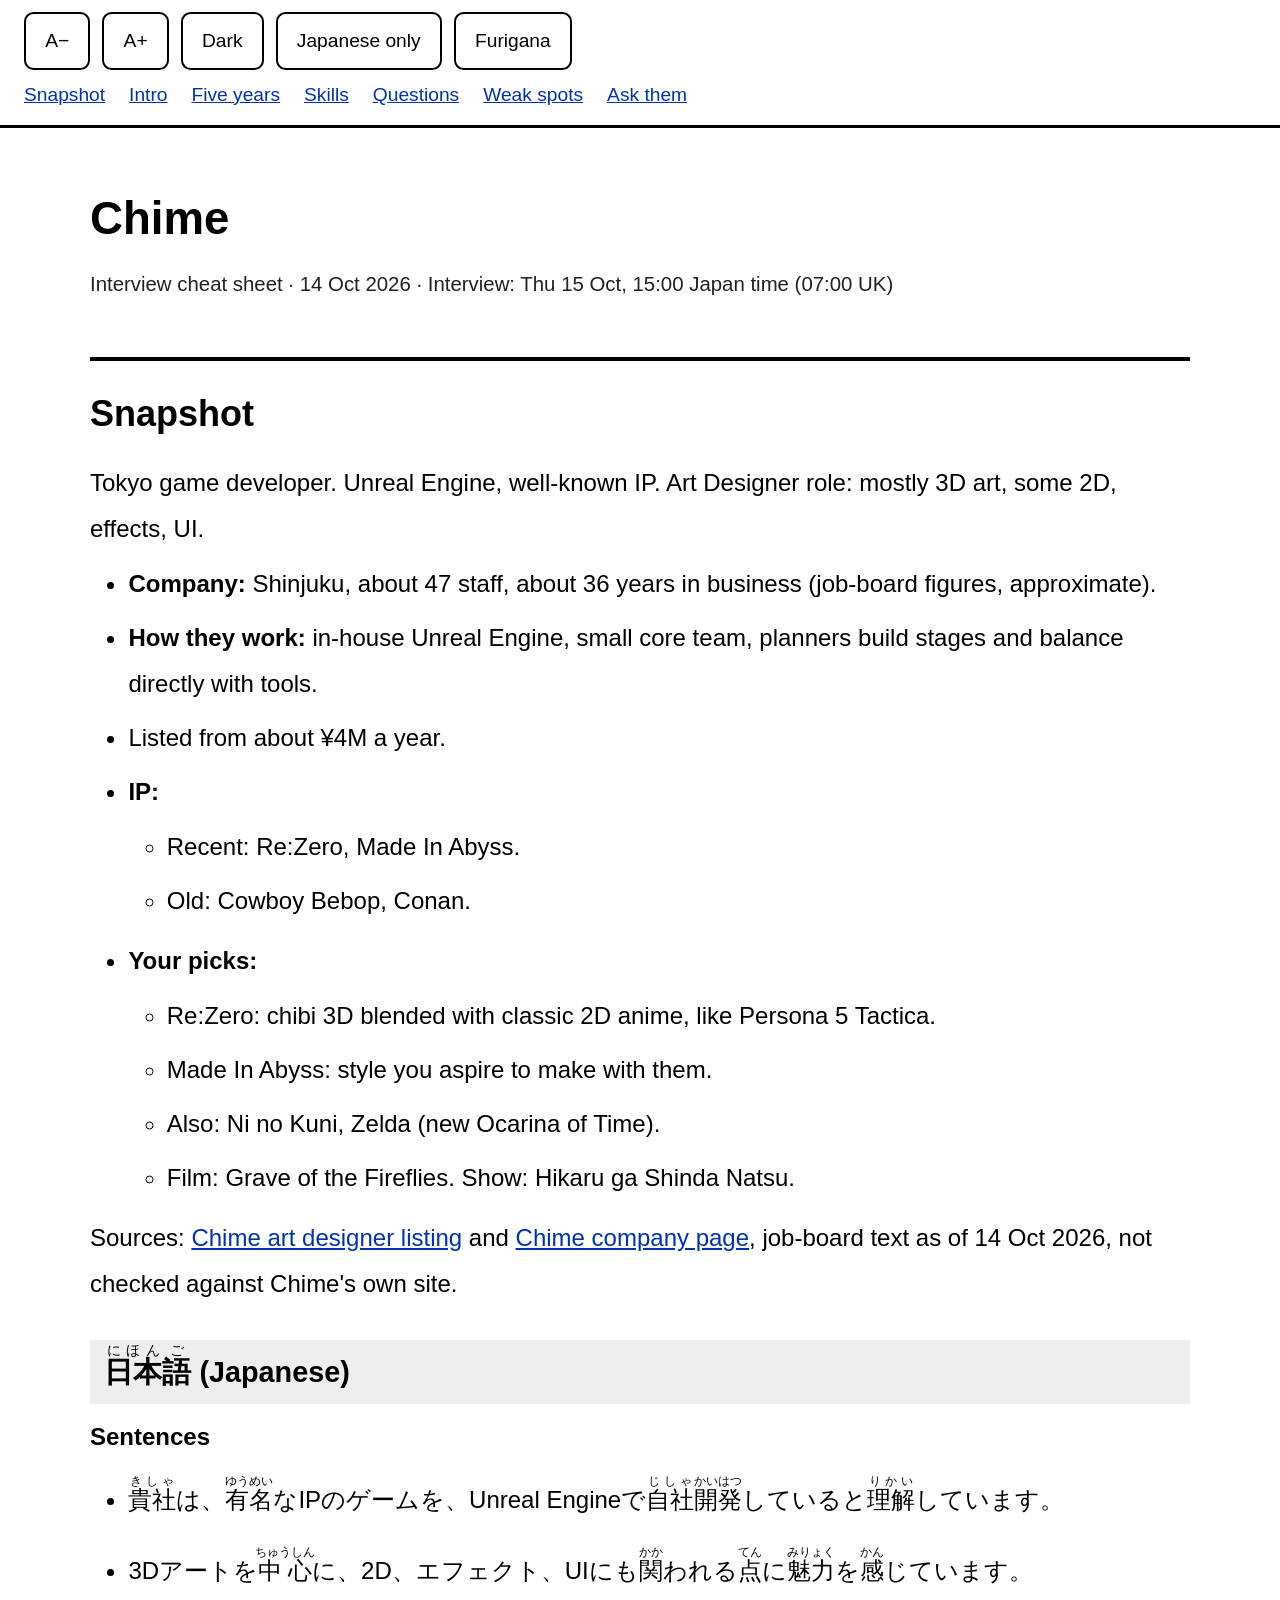
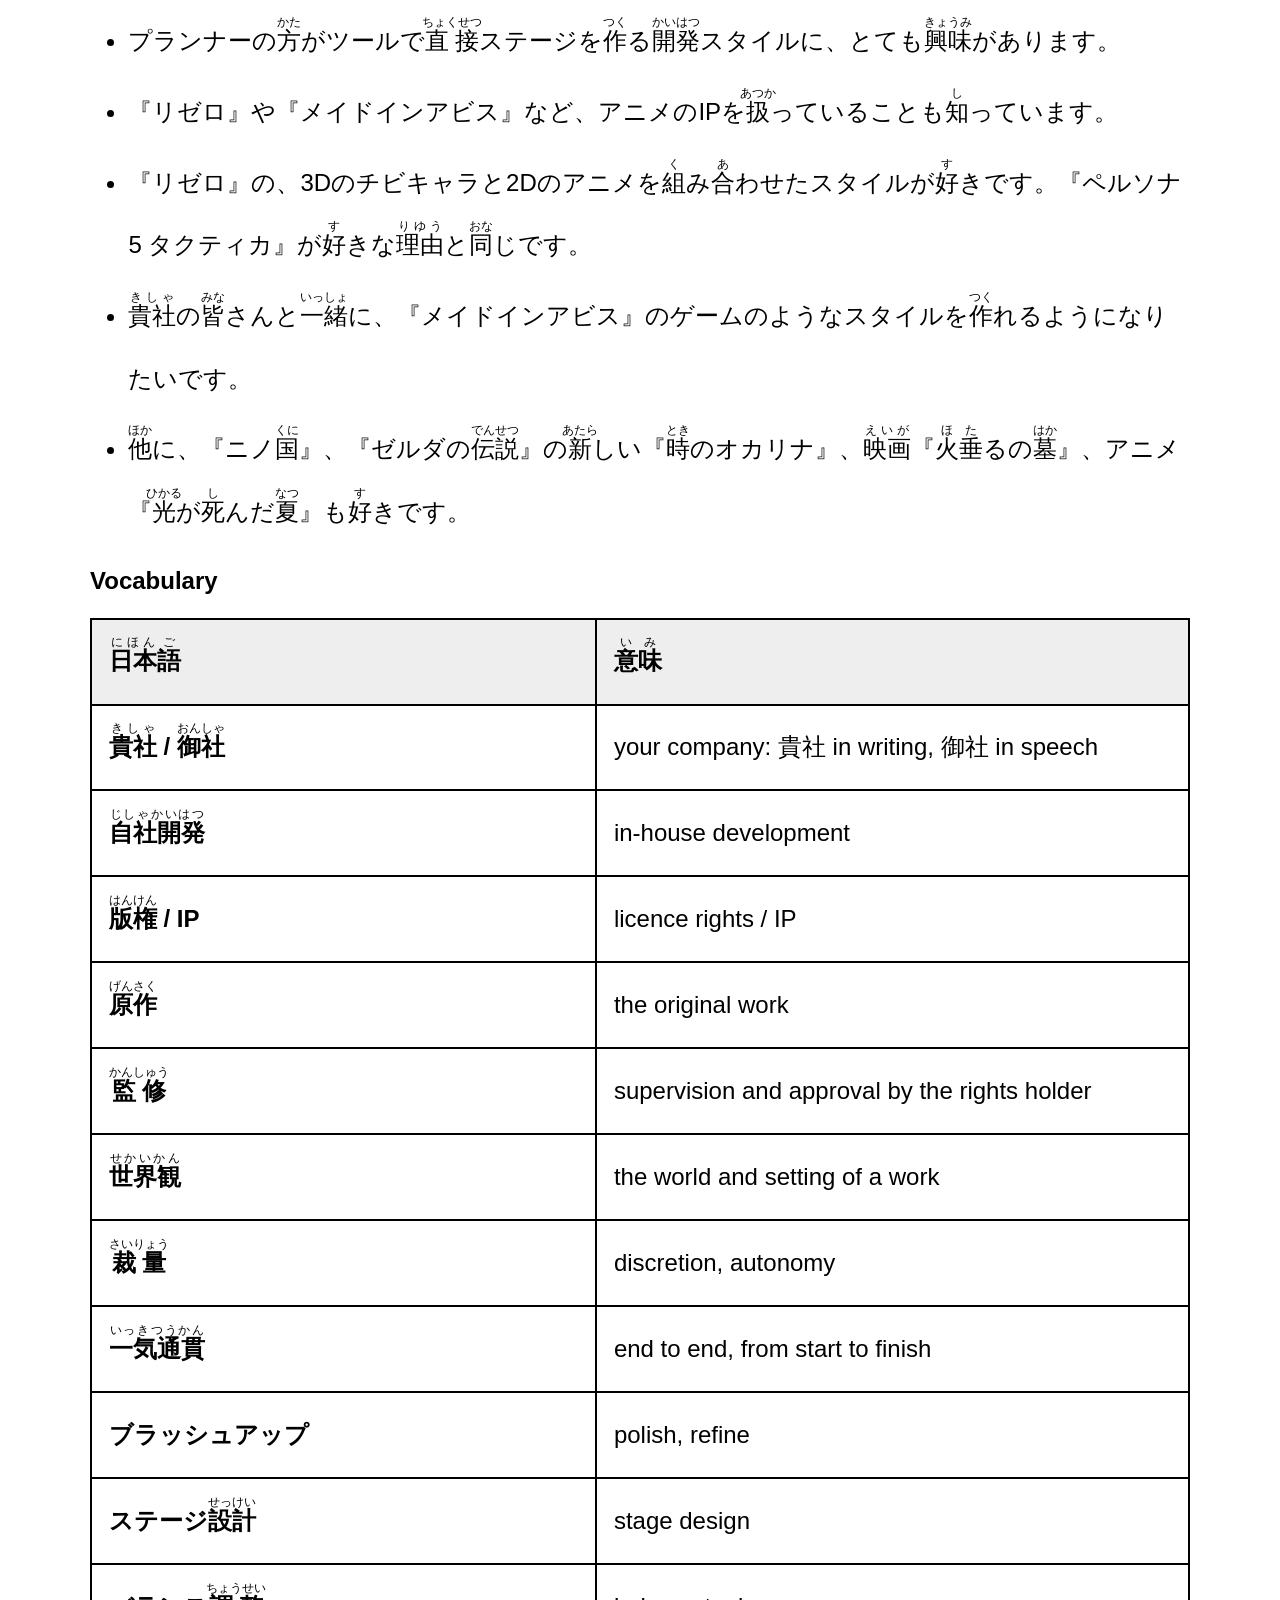
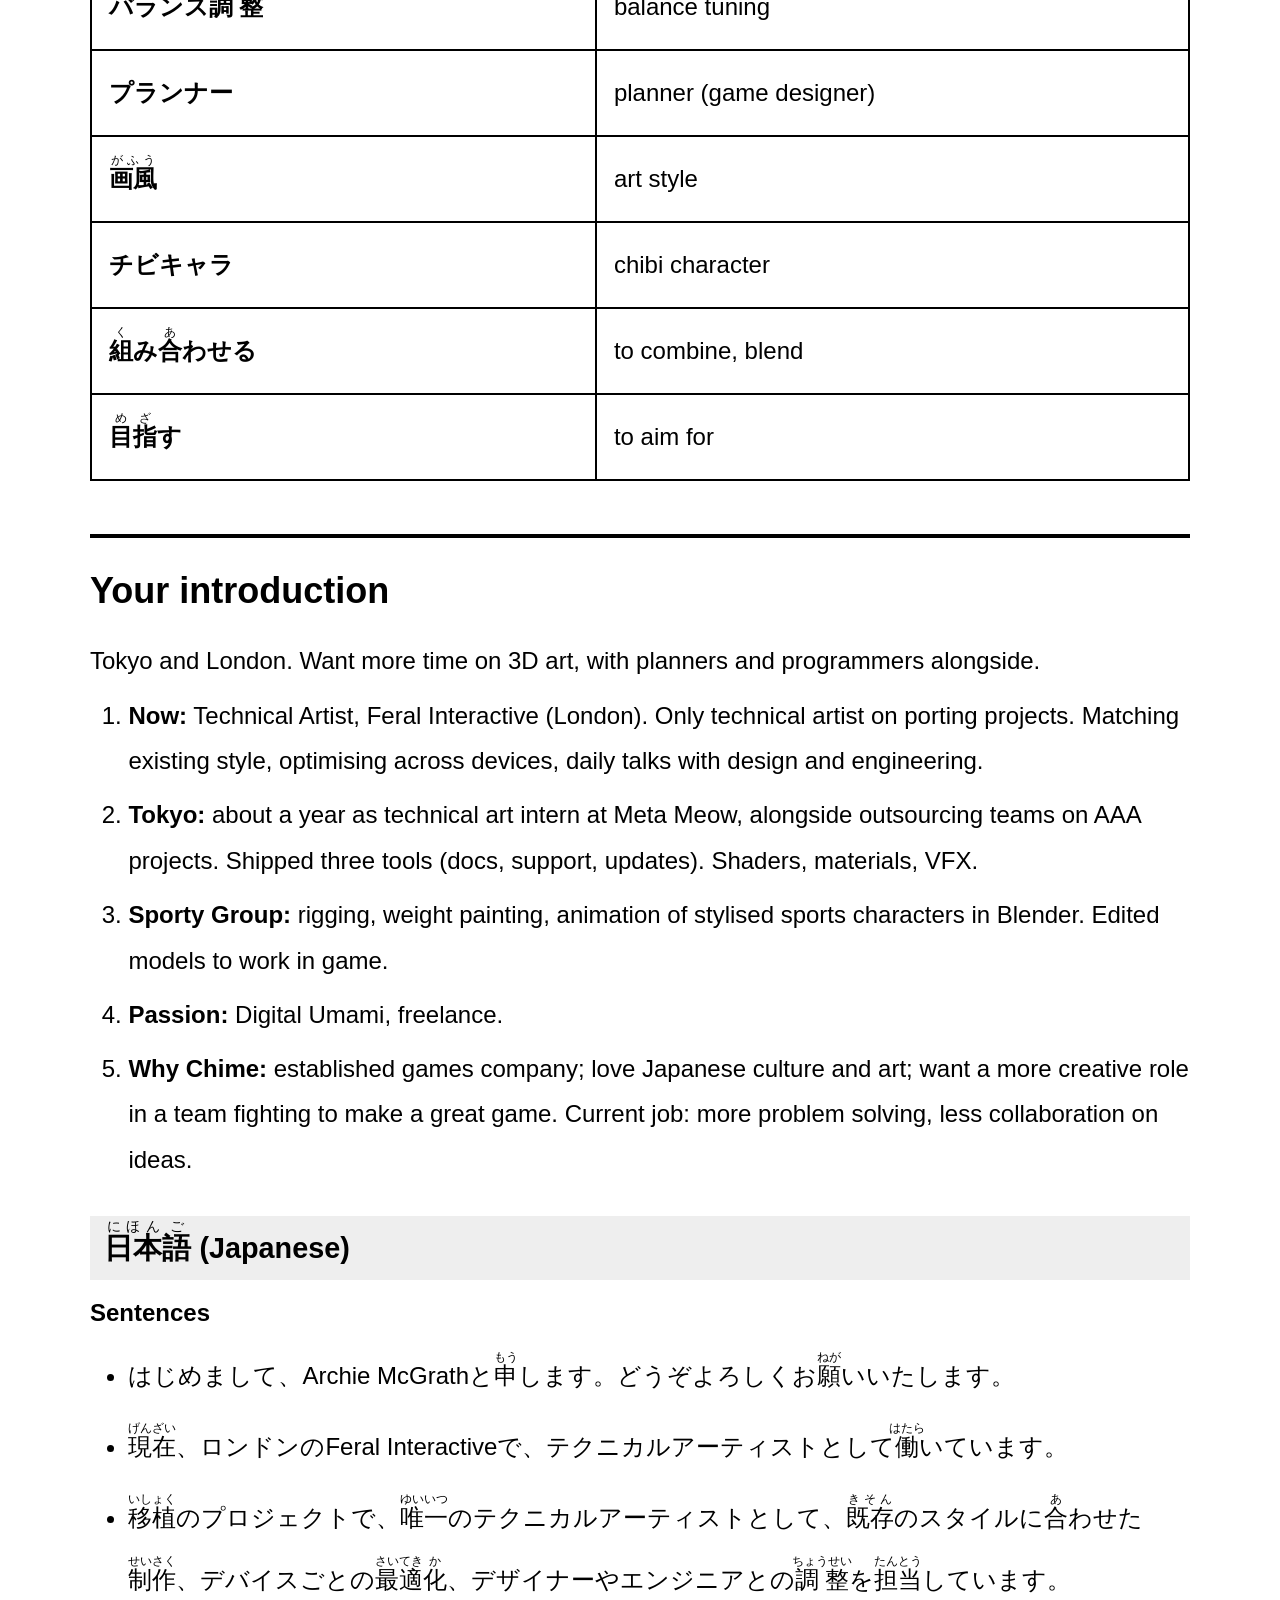
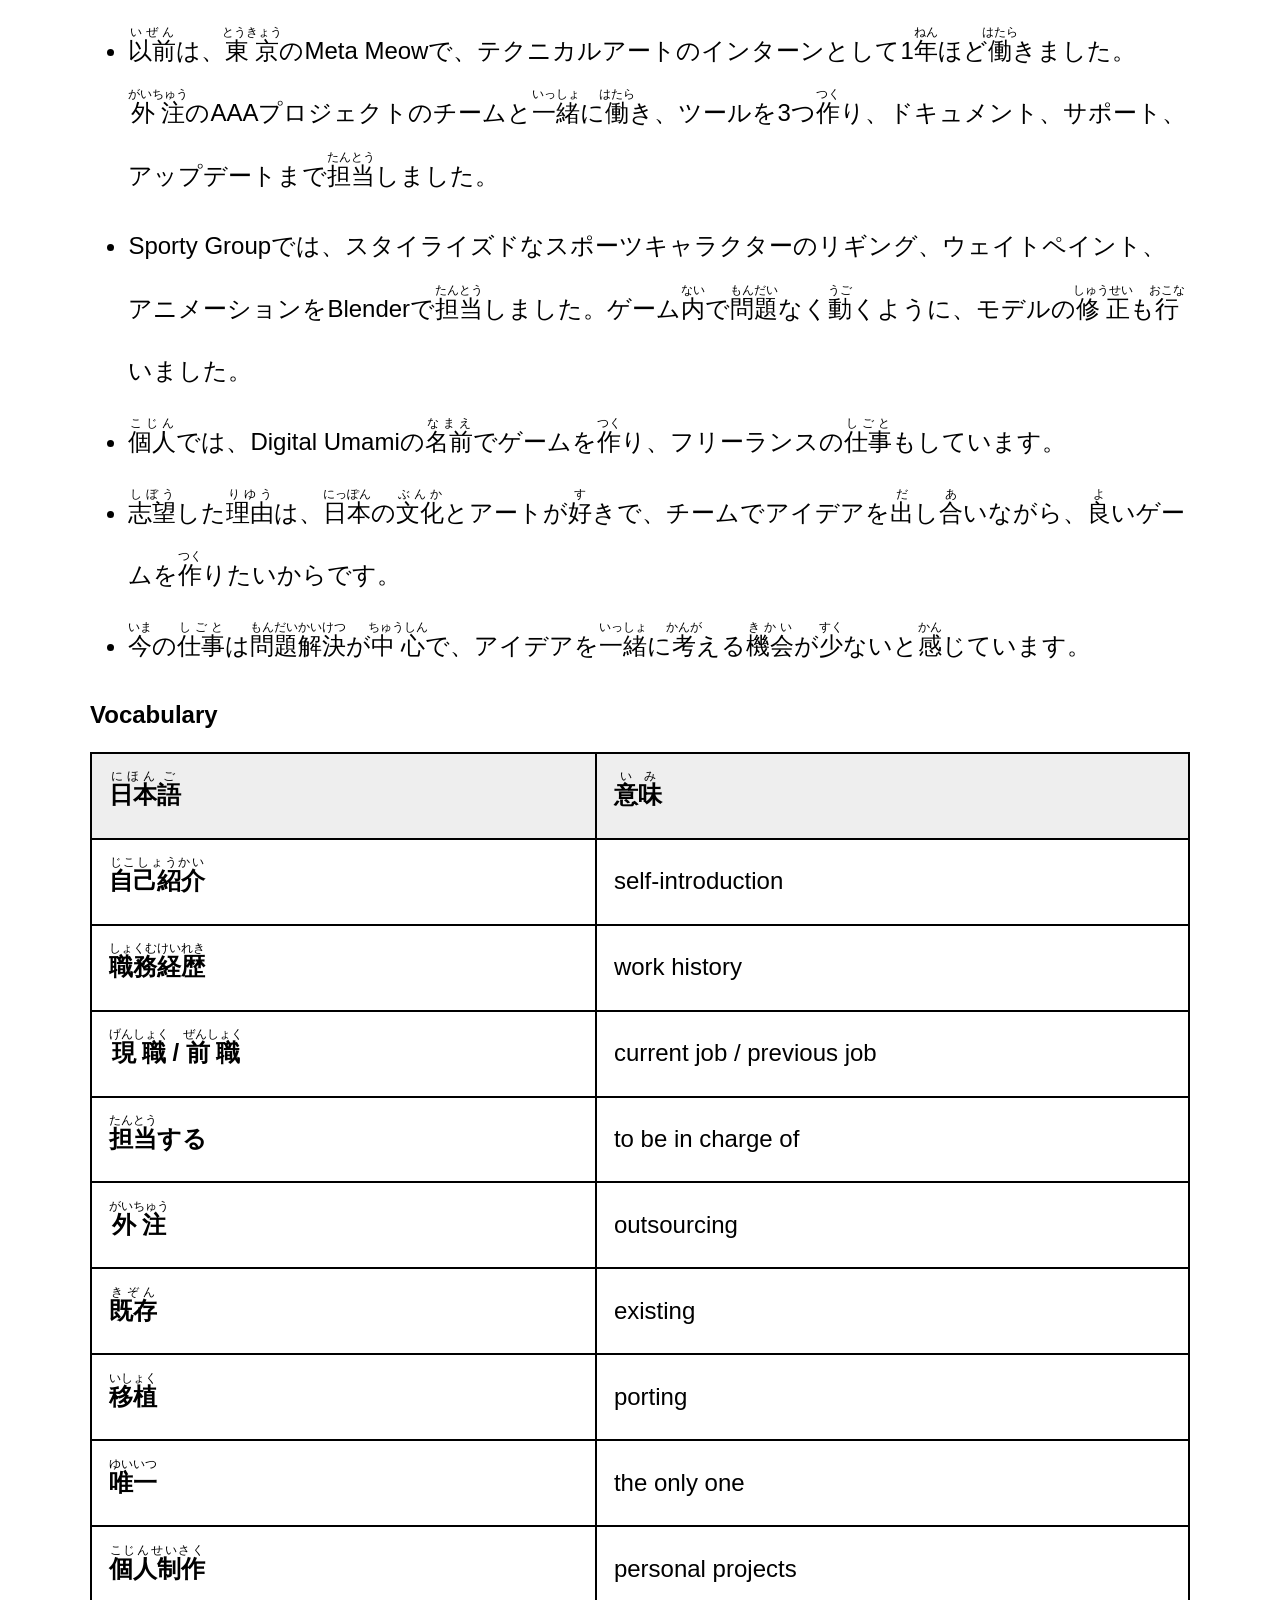
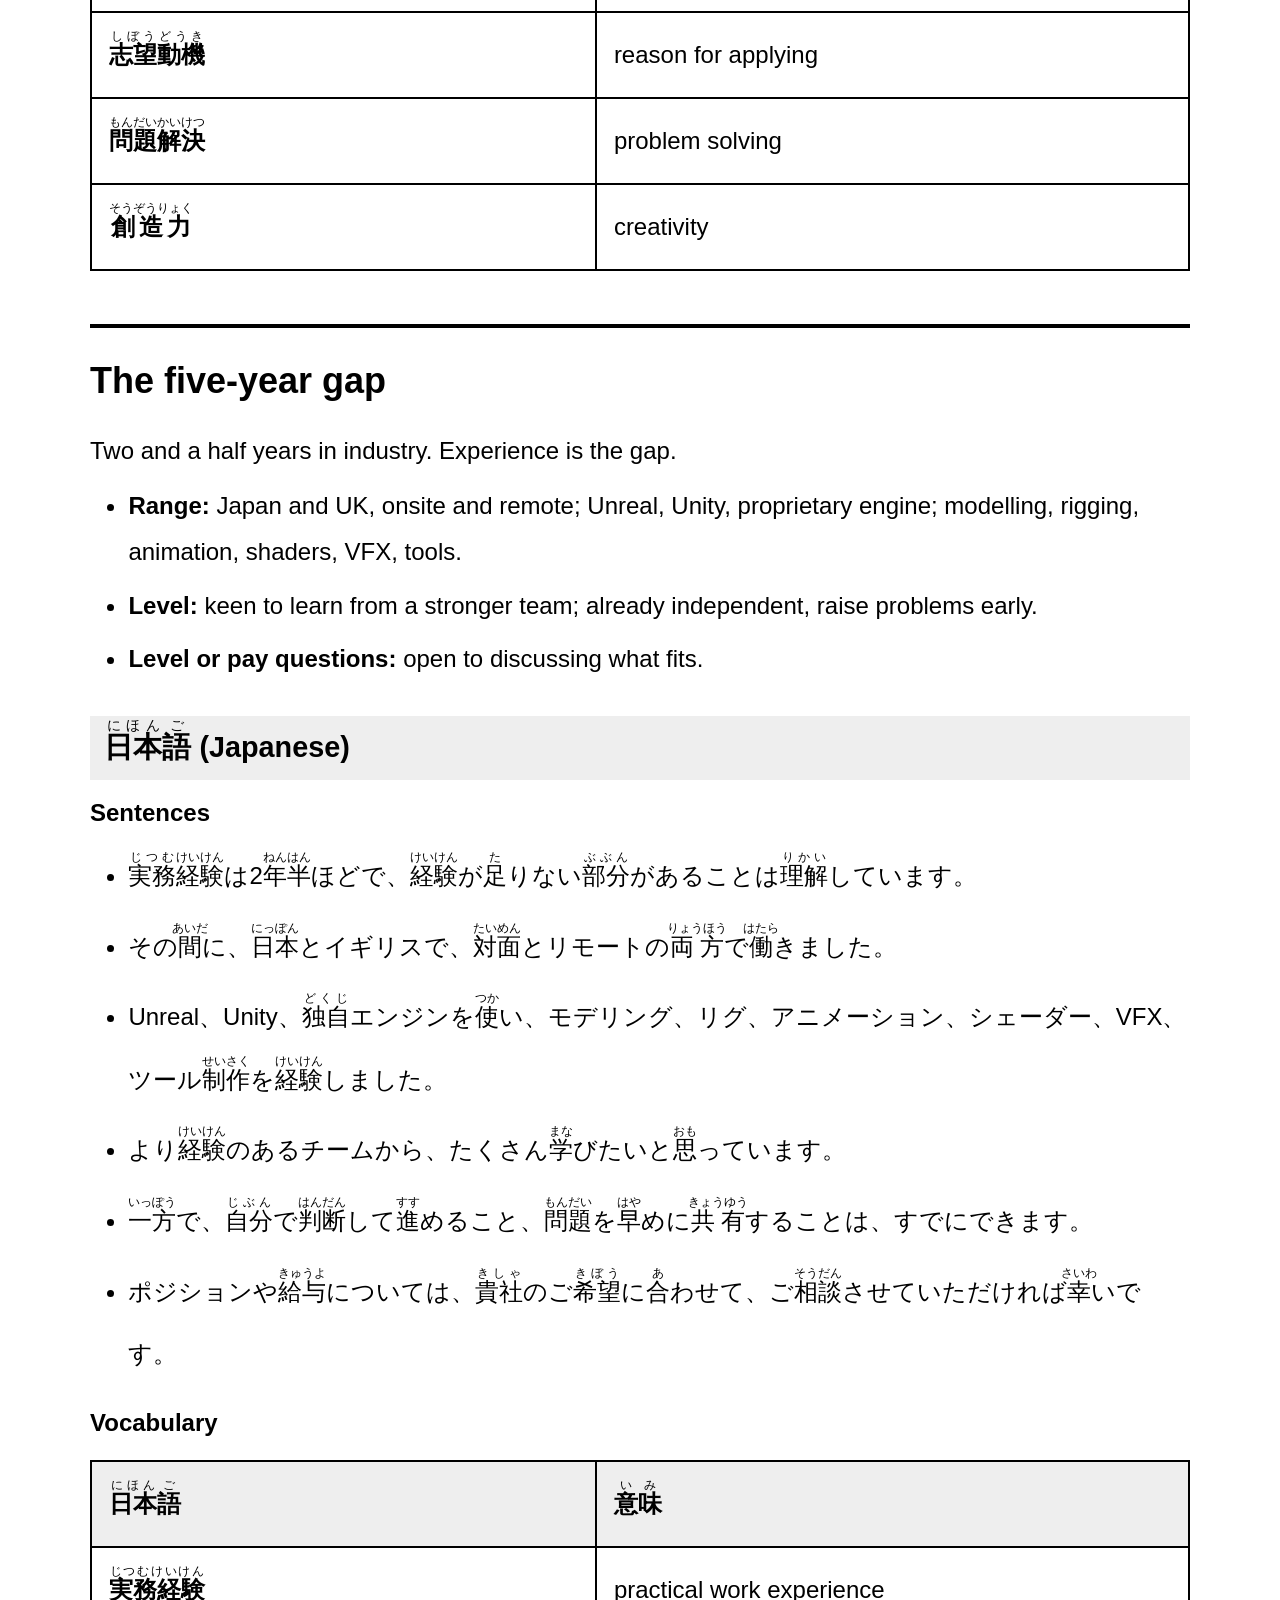
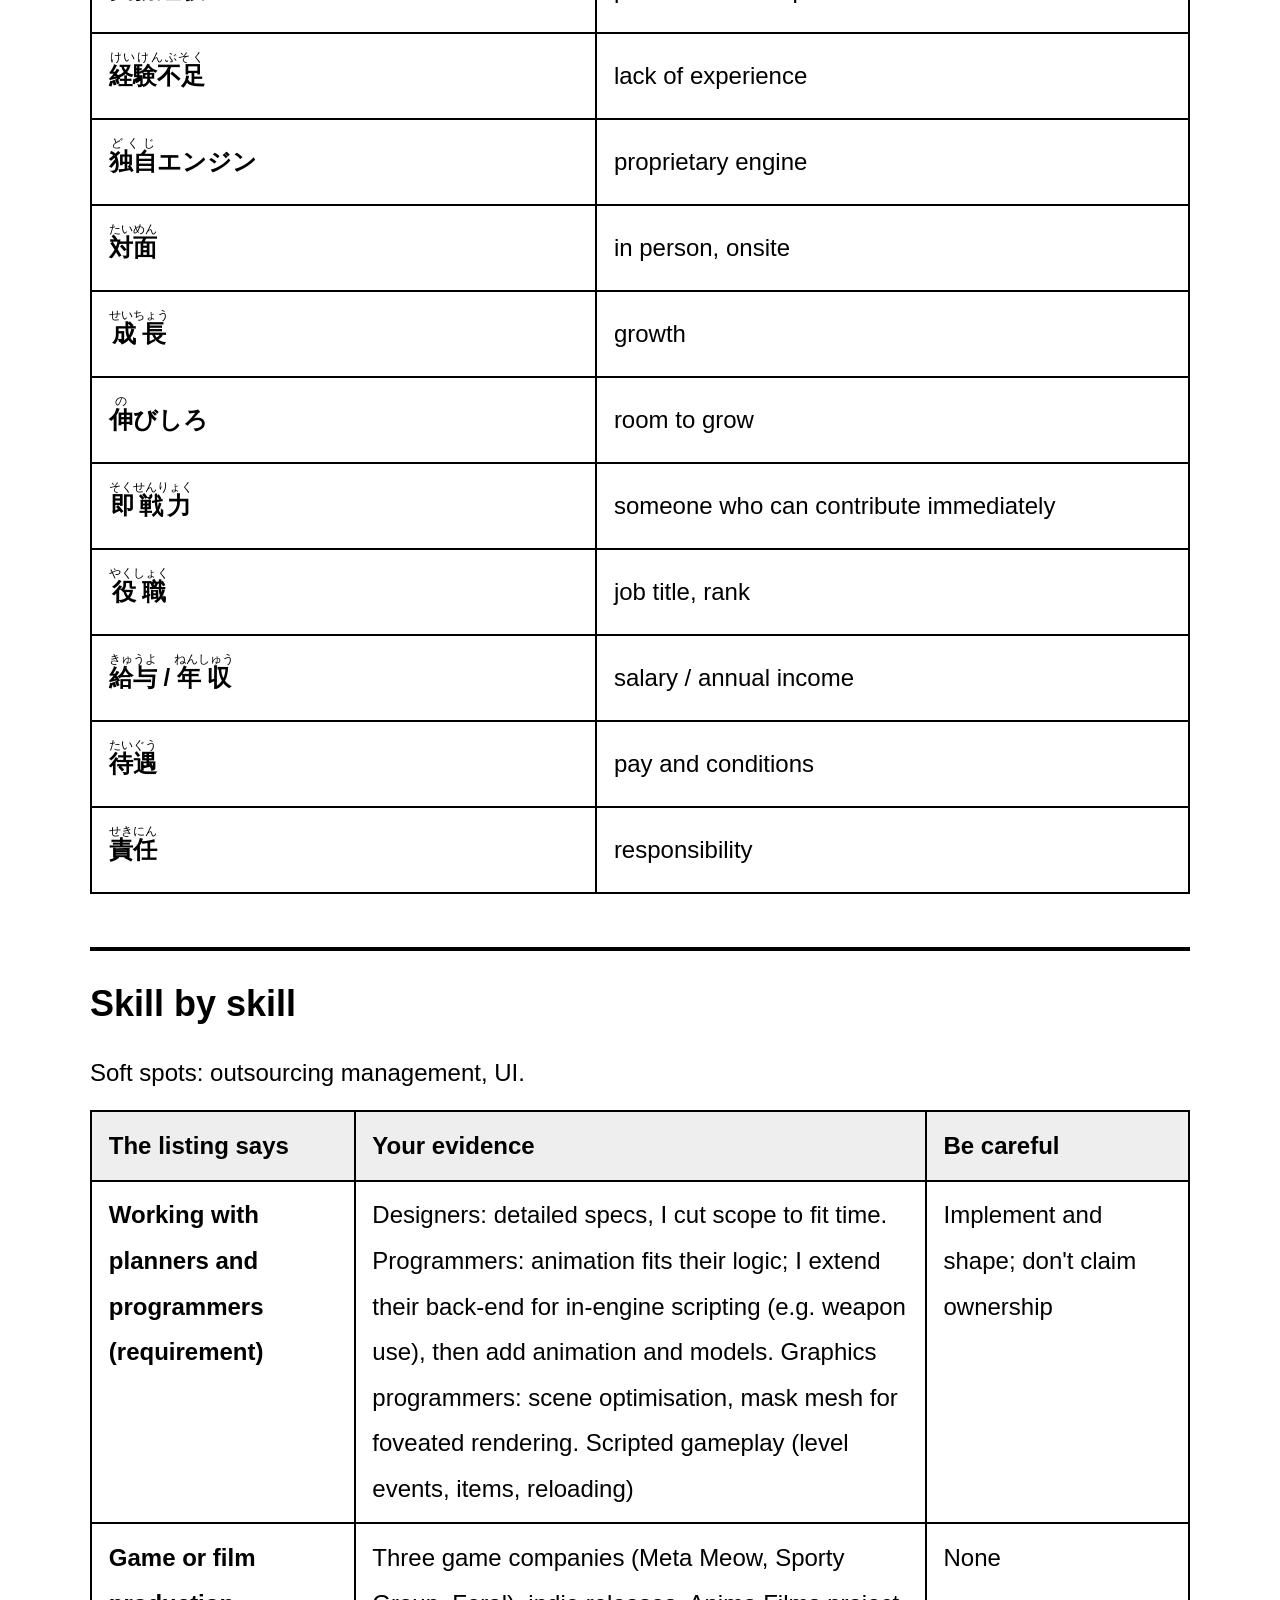
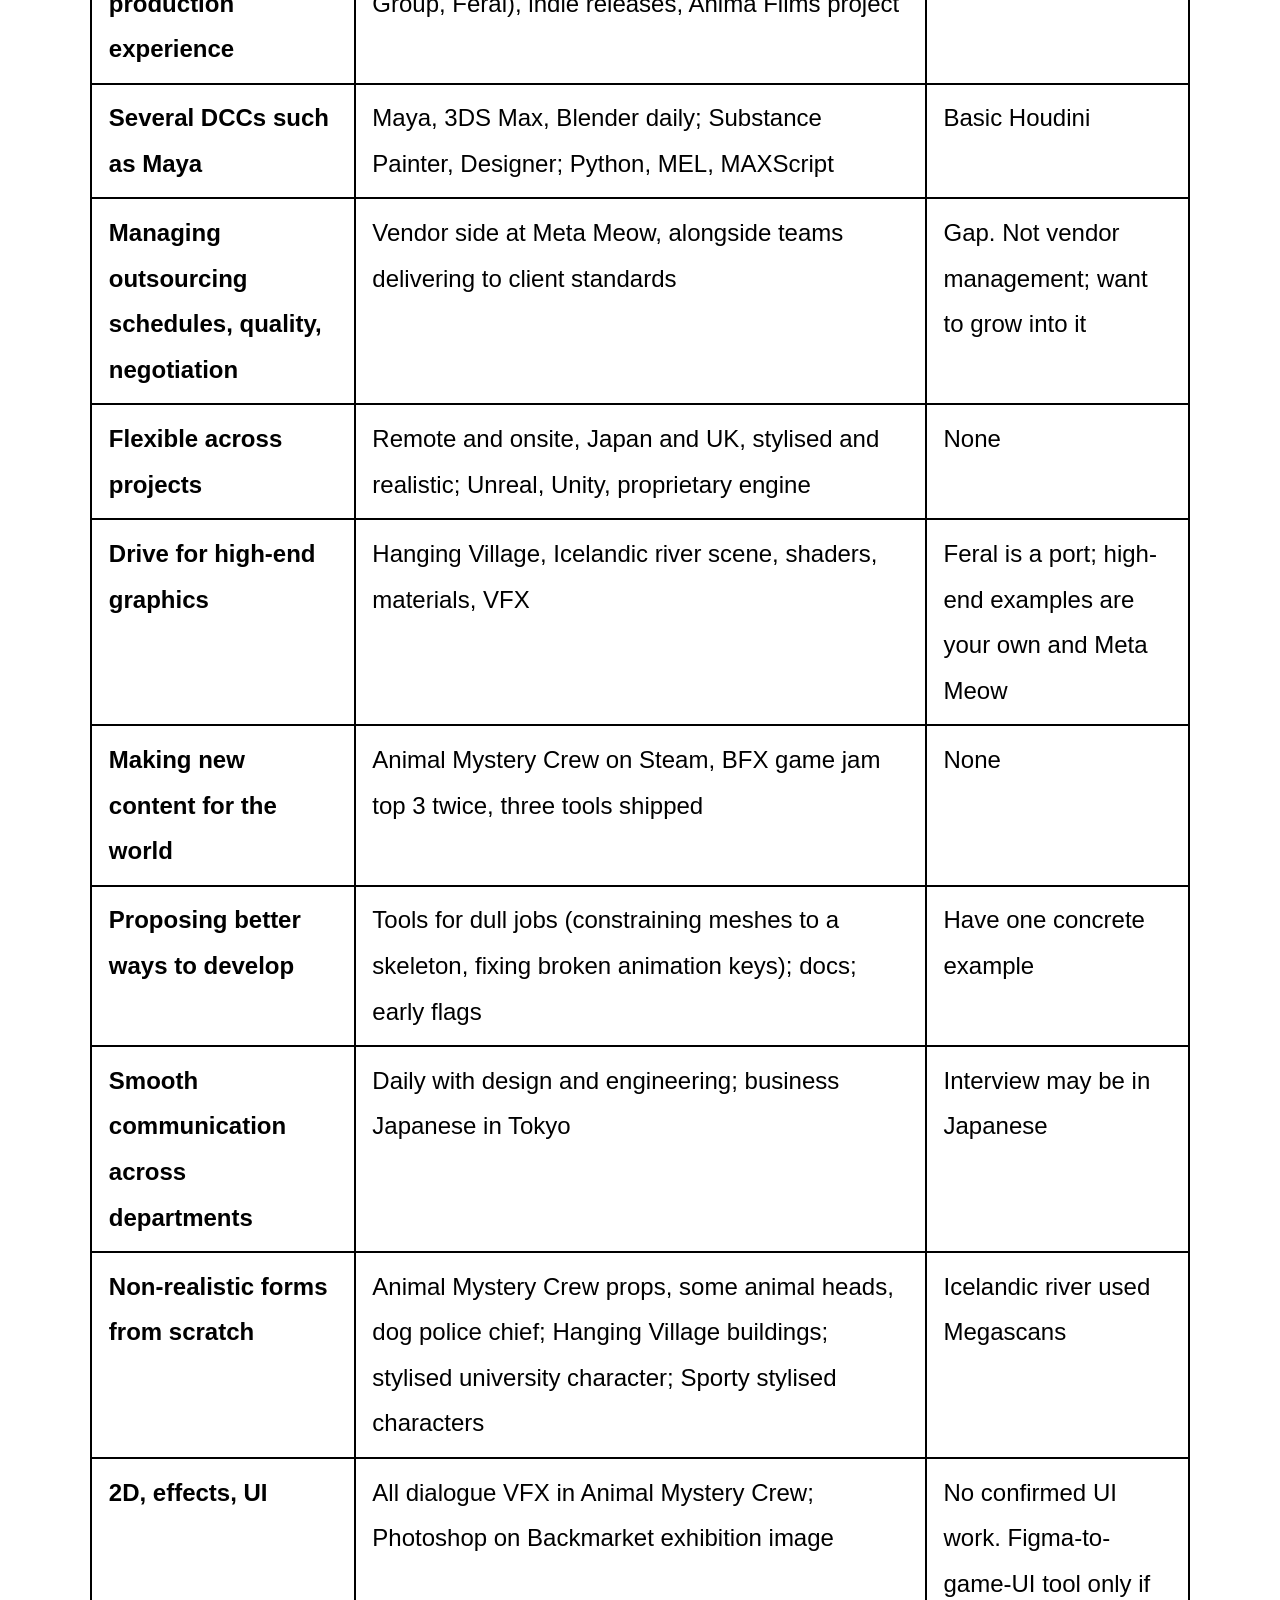
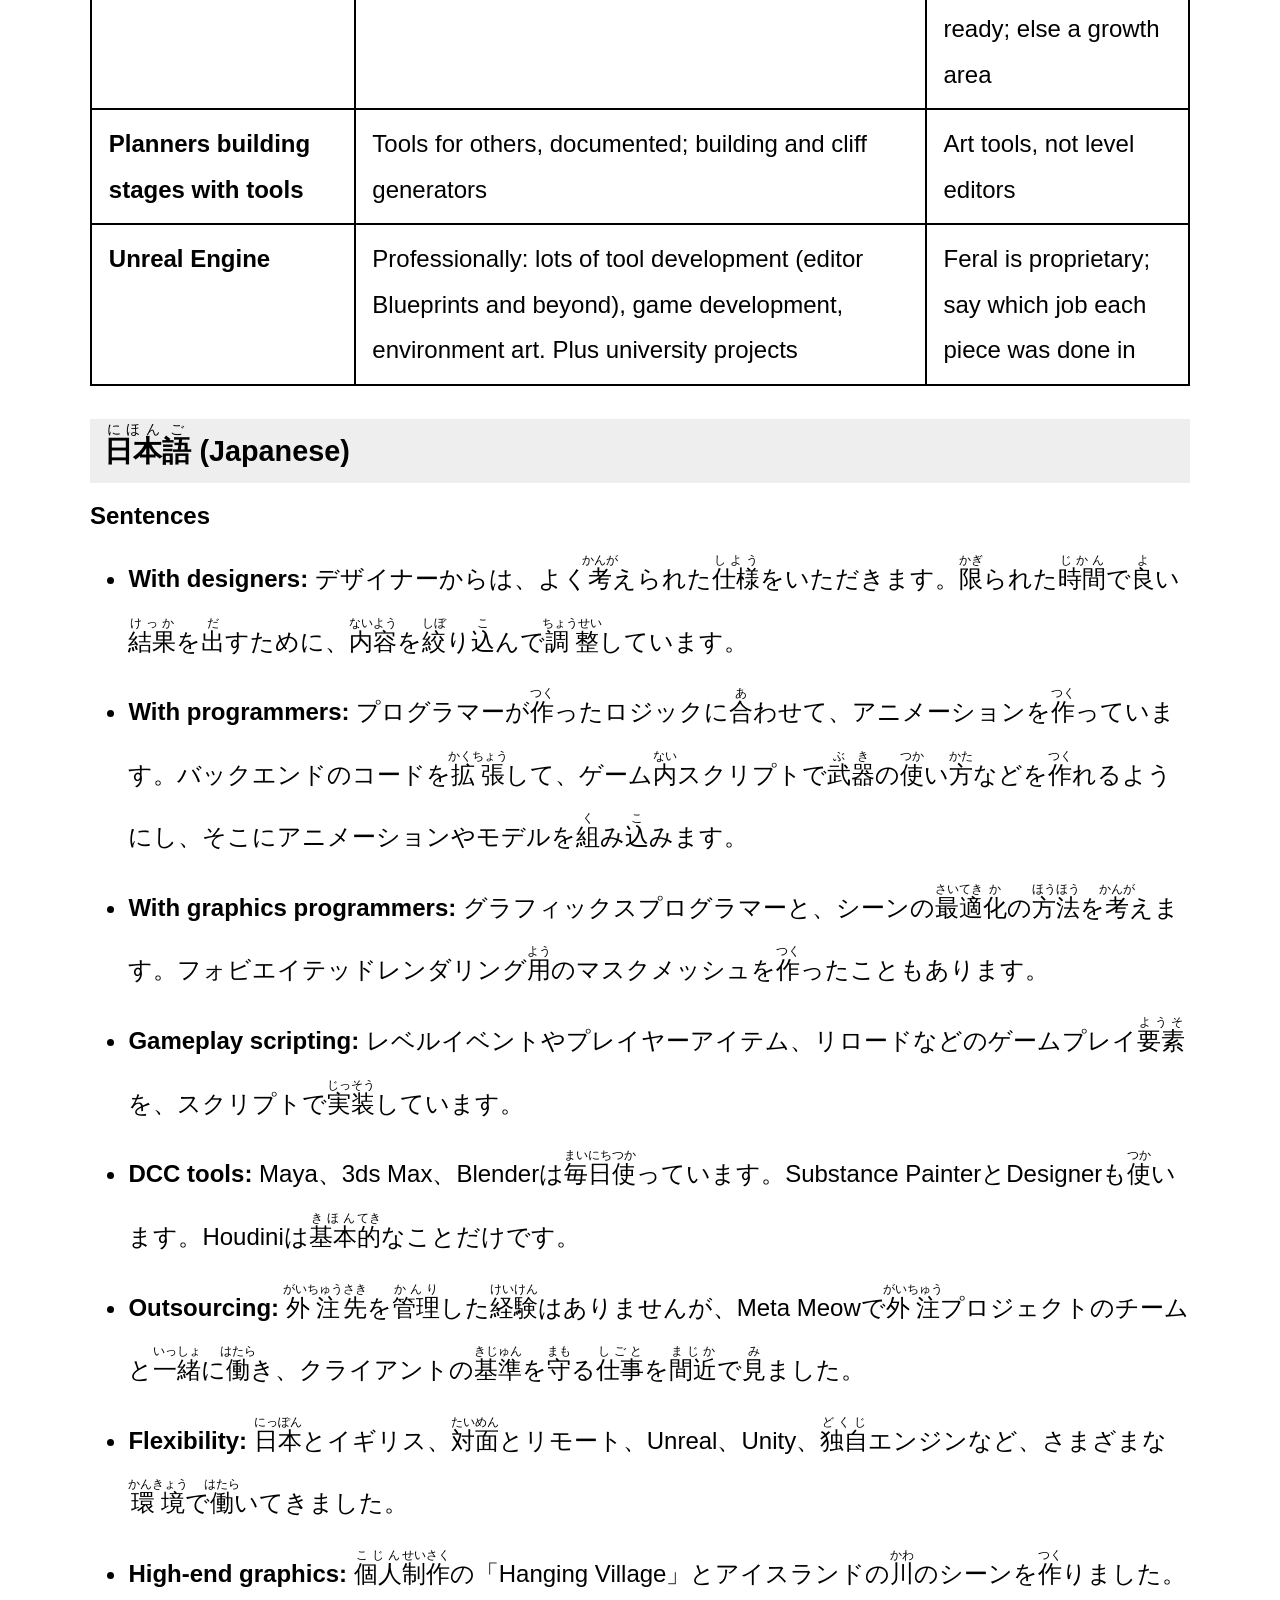
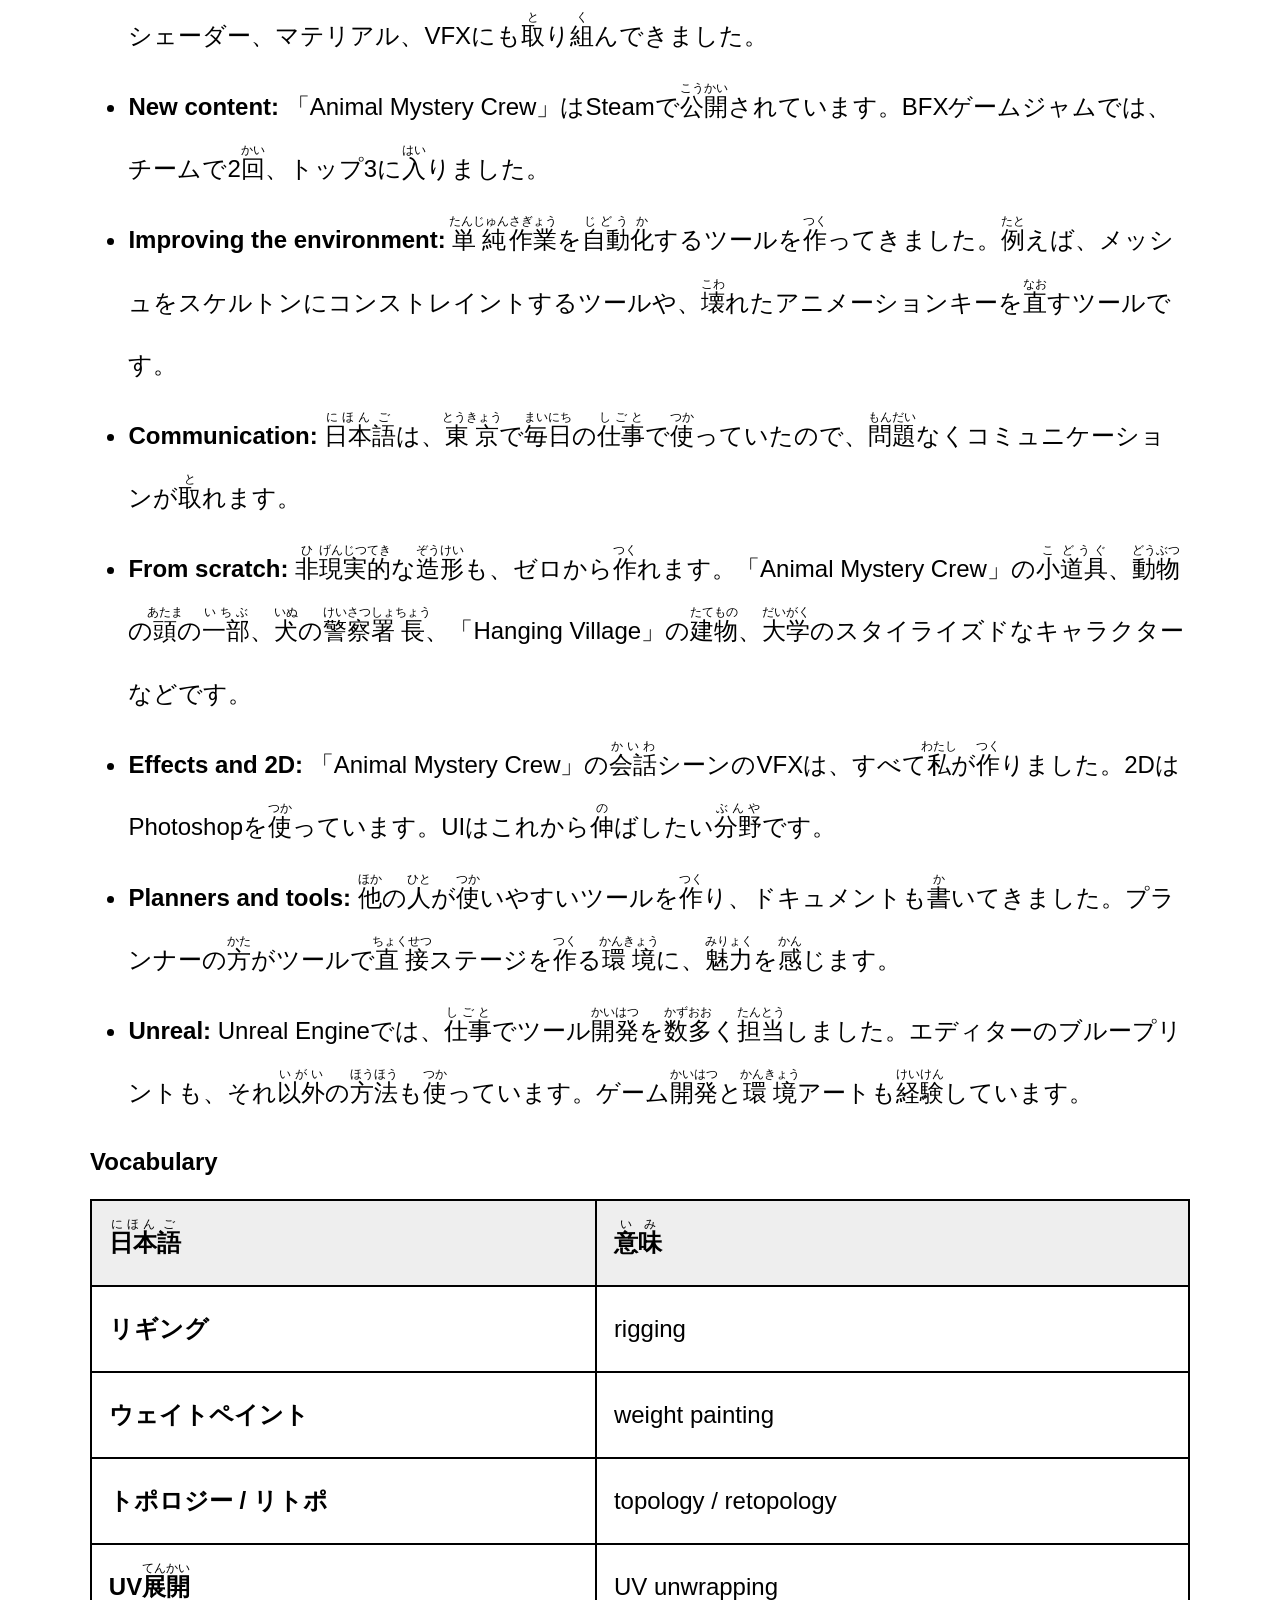
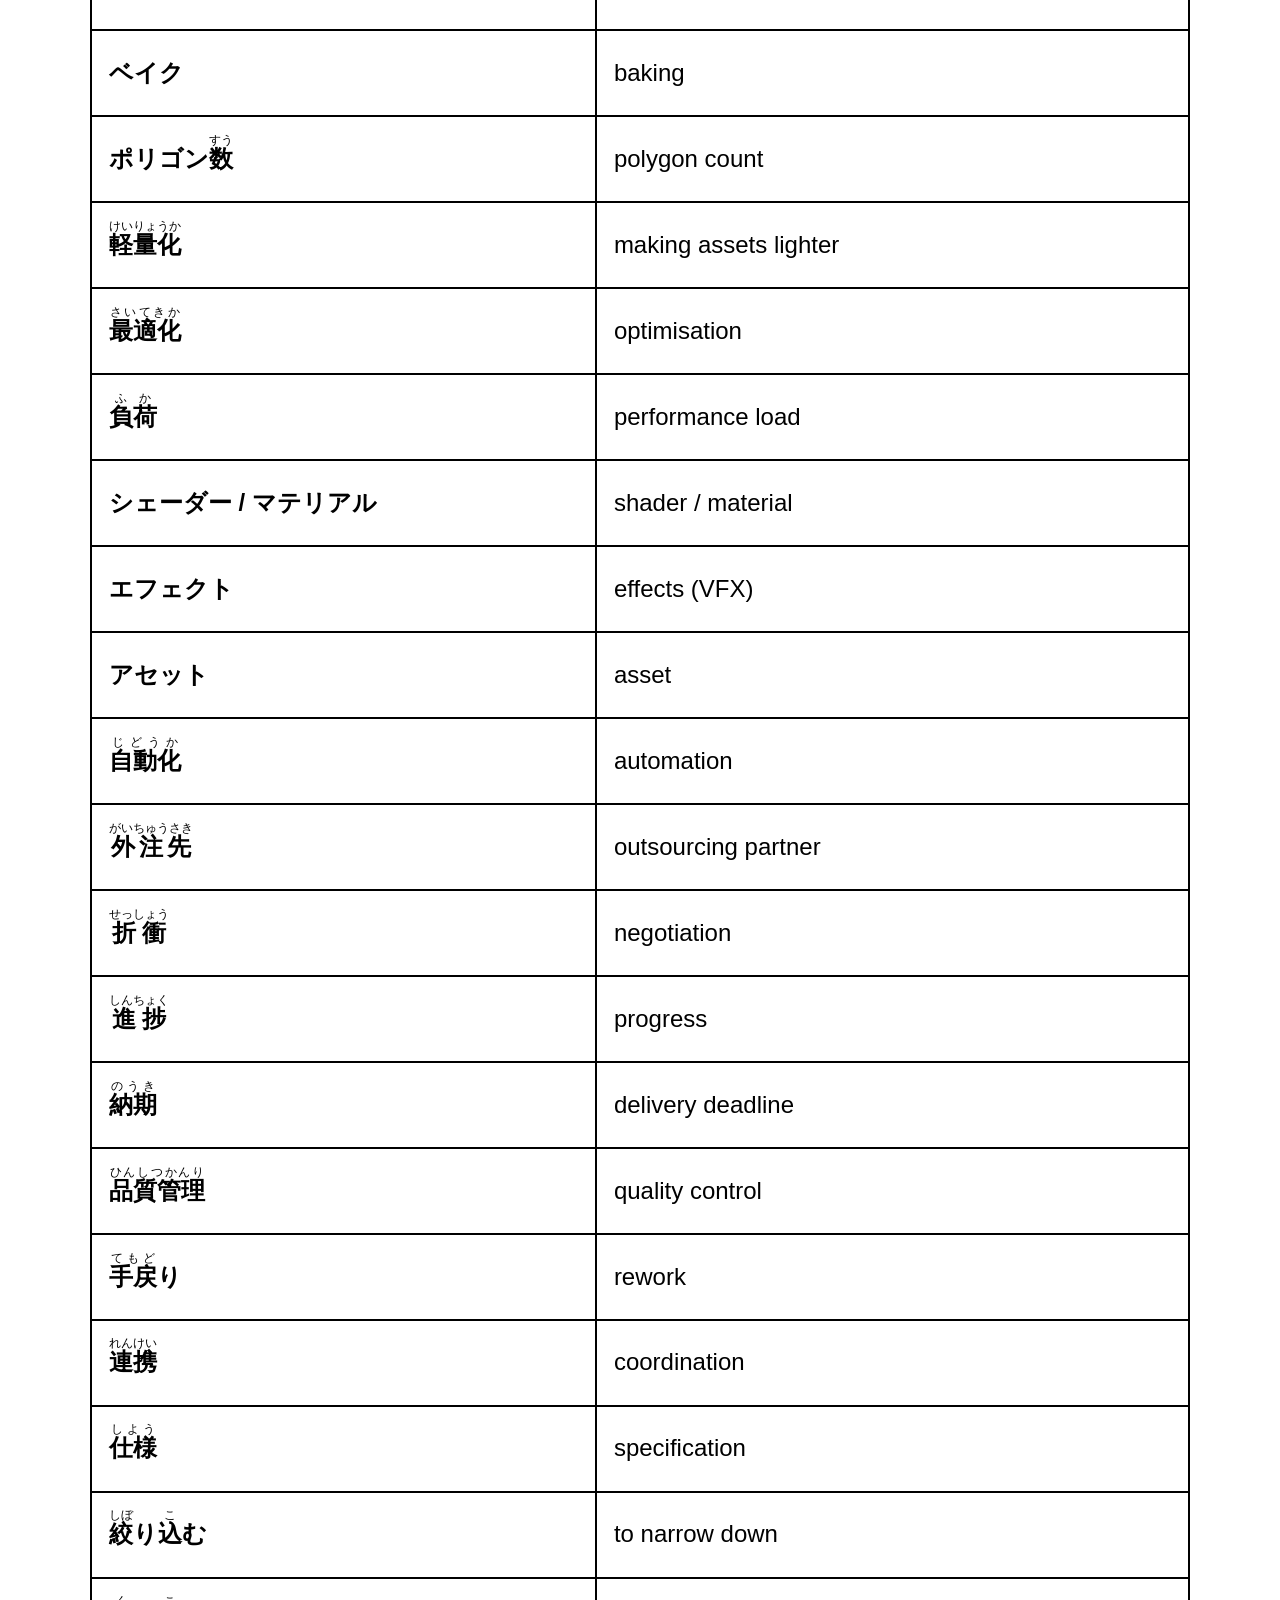
<file: chime-interview-cheatsheet.html>
<!doctype html>
<html lang="en">
<head>
<meta charset="utf-8">
<meta name="viewport" content="width=device-width, initial-scale=1">
<title>Chime interview cheat sheet</title>
<style>
:root { --bg:#ffffff; --fg:#000000; --muted:#222222; --line:#000000; --band:#eeeeee; --link:#0033aa; }
body.dark { --bg:#000000; --fg:#ffffff; --muted:#dddddd; --line:#ffffff; --band:#1c1c1c; --link:#9cc2ff; }
html { font-size: 24px; }
body { margin:0; background:var(--bg); color:var(--fg); line-height:1.9;
  font-family: "Hiragino Sans","Hiragino Kaku Gothic ProN","Yu Gothic UI","Yu Gothic","Meiryo","Noto Sans CJK JP","Noto Sans JP","Segoe UI",Arial,sans-serif; }
header.bar { position:sticky; top:0; z-index:5; background:var(--bg); border-bottom:3px solid var(--line); padding:.5rem 1rem; }
header.bar .row { display:flex; flex-wrap:wrap; gap:.5rem; align-items:center; }
header.bar button { font:inherit; font-size:.8rem; min-height:2.4rem; padding:.1rem .8rem; border:2px solid var(--line);
  background:var(--bg); color:var(--fg); border-radius:.4rem; cursor:pointer; }
header.bar nav { display:flex; flex-wrap:wrap; gap:.3rem 1rem; margin-top:.3rem; font-size:.8rem; }
a { color:var(--link); }
main { max-width:1100px; margin:0 auto; padding:1rem 1.2rem 4rem; }
h1 { font-size:1.9rem; margin:1rem 0 .1rem; }
.meta { color:var(--muted); margin:0 0 1rem; font-size:.85rem; }
h2 { font-size:1.5rem; border-top:4px solid var(--line); padding-top:.8rem; margin:2.2rem 0 .5rem; }
h3 { font-size:1.2rem; margin:1.4rem 0 .3rem; background:var(--band); padding:.2rem .6rem; }
p { margin:.4rem 0; }
ul, ol { margin:.4rem 0 .6rem; padding-left:1.6rem; }
li { margin:.35rem 0; }
ul.check { list-style:none; padding-left:.2rem; }
ul.check li::before { content:"\2610  "; }
table { width:100%; border-collapse:collapse; margin:.6rem 0 1rem; }
th, td { border:2px solid var(--line); padding:.45rem .7rem; text-align:left; vertical-align:top; }
th { background:var(--band); }
table.vocab td:first-child { width:46%; font-weight:700; }
table.skills td:first-child { width:24%; font-weight:700; }
.ja { margin-top:.6rem; }
body.jaonly .en { display:none; }
ruby { ruby-position:over; }
rt { font-size:.5em; line-height:1; font-weight:400; color:var(--fg); }
.ja li, .ja td, .ja th { line-height:2.6; }
.br { display:none; }
body.nofuri rt { display:none; }
body.nofuri .br { display:inline; }
body.nofuri .ja li, body.nofuri .ja td, body.nofuri .ja th { line-height:1.9; }
</style>
</head>
<body>
<header class="bar">
  <div class="row">
    <button type="button" id="smaller">A&minus;</button>
    <button type="button" id="bigger">A+</button>
    <button type="button" id="dark">Dark</button>
    <button type="button" id="jaonly">Japanese only</button>
    <button type="button" id="furi">Furigana</button>
  </div>
  <nav><a href="#snapshot">Snapshot</a><a href="#intro">Intro</a><a href="#gap">Five years</a><a href="#skills">Skills</a><a href="#questions">Questions</a><a href="#weak">Weak spots</a><a href="#ask">Ask them</a></nav>
</header>
<main>
<h1>Chime</h1>
<p class="meta">Interview cheat sheet &middot; 14 Oct 2026 &middot; Interview: Thu 15 Oct, 15:00 Japan time (07:00 UK)</p>
<section id="snapshot"><h2>Snapshot</h2><div class="en"><p>Tokyo game developer. Unreal Engine, well-known IP. Art Designer role: mostly 3D art, some 2D, effects, UI.</p><ul><li><strong>Company:</strong> Shinjuku, about 47 staff, about 36 years in business (job-board figures, approximate).</li><li><strong>How they work:</strong> in-house Unreal Engine, small core team, planners build stages and balance directly with tools.</li><li>Listed from about ¥4M a year.</li><li><strong>IP:</strong><ul><li>Recent: Re:Zero, Made In Abyss.</li><li>Old: Cowboy Bebop, Conan.</li></ul></li><li><strong>Your picks:</strong><ul><li>Re:Zero: chibi 3D blended with classic 2D anime, like Persona 5 Tactica.</li><li>Made In Abyss: style you aspire to make with them.</li><li>Also: Ni no Kuni, Zelda (new Ocarina of Time).</li><li>Film: Grave of the Fireflies. Show: Hikaru ga Shinda Natsu.</li></ul></li></ul><p>Sources: <a href="https://herp.careers/careers/companies/chime/jobs/FKyIGtsdfq57">Chime art designer listing</a> and <a href="https://herp.careers/v1/chime">Chime company page</a>, job-board text as of 14 Oct 2026, not checked against Chime's own site.</p></div><div class="ja" lang="ja"><h3><ruby>日本<rt>にほん</rt></ruby><ruby>語<rt>ご</rt></ruby> (Japanese)</h3><p><strong>Sentences</strong></p><ul><li><ruby>貴社<rt>きしゃ</rt></ruby>は、<ruby>有名<rt>ゆうめい</rt></ruby>なIPのゲームを、Unreal Engineで<ruby>自社<rt>じしゃ</rt></ruby><ruby>開発<rt>かいはつ</rt></ruby>していると<ruby>理解<rt>りかい</rt></ruby>しています。</li><li>3Dアートを<ruby>中心<rt>ちゅうしん</rt></ruby>に、2D、エフェクト、UIにも<ruby>関<rt>かか</rt></ruby>われる<ruby>点<rt>てん</rt></ruby>に<ruby>魅力<rt>みりょく</rt></ruby>を<ruby>感<rt>かん</rt></ruby>じています。</li><li>プランナーの<ruby>方<rt>かた</rt></ruby>がツールで<ruby>直接<rt>ちょくせつ</rt></ruby>ステージを<ruby>作<rt>つく</rt></ruby>る<ruby>開発<rt>かいはつ</rt></ruby>スタイルに、とても<ruby>興味<rt>きょうみ</rt></ruby>があります。</li><li>『リゼロ』や『メイドインアビス』など、アニメのIPを<ruby>扱<rt>あつか</rt></ruby>っていることも<ruby>知<rt>し</rt></ruby>っています。</li><li>『リゼロ』の、3Dのチビキャラと2Dのアニメを<ruby>組<rt>く</rt></ruby>み<ruby>合<rt>あ</rt></ruby>わせたスタイルが<ruby>好<rt>す</rt></ruby>きです。『ペルソナ5 タクティカ』が<ruby>好<rt>す</rt></ruby>きな<ruby>理由<rt>りゆう</rt></ruby>と<ruby>同<rt>おな</rt></ruby>じです。</li><li><ruby>貴社<rt>きしゃ</rt></ruby>の<ruby>皆<rt>みな</rt></ruby>さんと<ruby>一緒<rt>いっしょ</rt></ruby>に、『メイドインアビス』のゲームのようなスタイルを<ruby>作<rt>つく</rt></ruby>れるようになりたいです。</li><li><ruby>他<rt>ほか</rt></ruby>に、『ニノ<ruby>国<rt>くに</rt></ruby>』、『ゼルダの<ruby>伝説<rt>でんせつ</rt></ruby>』の<ruby>新<rt>あたら</rt></ruby>しい『<ruby>時<rt>とき</rt></ruby>のオカリナ』、<ruby>映画<rt>えいが</rt></ruby>『<ruby>火垂<rt>ほた</rt></ruby>るの<ruby>墓<rt>はか</rt></ruby>』、アニメ『<ruby>光<rt>ひかる</rt></ruby>が<ruby>死<rt>し</rt></ruby>んだ<ruby>夏<rt>なつ</rt></ruby>』も<ruby>好<rt>す</rt></ruby>きです。</li></ul><p><strong>Vocabulary</strong></p><table class="vocab"><thead><tr><th><ruby>日本<rt>にほん</rt></ruby><ruby>語<rt>ご</rt></ruby></th><th><ruby>意味<rt>いみ</rt></ruby></th></tr></thead><tbody><tr><td><ruby>貴社<rt>きしゃ</rt></ruby><span class="br">(きしゃ)</span> / <ruby>御社<rt>おんしゃ</rt></ruby><span class="br">(おんしゃ)</span></td><td>your company: 貴社 in writing, 御社 in speech</td></tr><tr><td><ruby>自社開発<rt>じしゃかいはつ</rt></ruby><span class="br">(じしゃかいはつ)</span></td><td>in-house development</td></tr><tr><td><ruby>版権<rt>はんけん</rt></ruby><span class="br">(はんけん)</span> / IP</td><td>licence rights / IP</td></tr><tr><td><ruby>原作<rt>げんさく</rt></ruby><span class="br">(げんさく)</span></td><td>the original work</td></tr><tr><td><ruby>監修<rt>かんしゅう</rt></ruby><span class="br">(かんしゅう)</span></td><td>supervision and approval by the rights holder</td></tr><tr><td><ruby>世界観<rt>せかいかん</rt></ruby><span class="br">(せかいかん)</span></td><td>the world and setting of a work</td></tr><tr><td><ruby>裁量<rt>さいりょう</rt></ruby><span class="br">(さいりょう)</span></td><td>discretion, autonomy</td></tr><tr><td><ruby>一気通貫<rt>いっきつうかん</rt></ruby><span class="br">(いっきつうかん)</span></td><td>end to end, from start to finish</td></tr><tr><td>ブラッシュアップ</td><td>polish, refine</td></tr><tr><td>ステージ<ruby>設計<rt>せっけい</rt></ruby><span class="br">(せっけい)</span></td><td>stage design</td></tr><tr><td>バランス<ruby>調整<rt>ちょうせい</rt></ruby><span class="br">(ちょうせい)</span></td><td>balance tuning</td></tr><tr><td>プランナー</td><td>planner (game designer)</td></tr><tr><td><ruby>画風<rt>がふう</rt></ruby><span class="br">(がふう)</span></td><td>art style</td></tr><tr><td>チビキャラ</td><td>chibi character</td></tr><tr><td><ruby>組<rt>く</rt></ruby>み<ruby>合<rt>あ</rt></ruby>わせる<span class="br">(くみあわせる)</span></td><td>to combine, blend</td></tr><tr><td><ruby>目指<rt>めざ</rt></ruby>す<span class="br">(めざす)</span></td><td>to aim for</td></tr></tbody></table></div></section><section id="intro"><h2>Your introduction</h2><div class="en"><p>Tokyo and London. Want more time on 3D art, with planners and programmers alongside.</p><ol><li><strong>Now:</strong> Technical Artist, Feral Interactive (London). Only technical artist on porting projects. Matching existing style, optimising across devices, daily talks with design and engineering.</li><li><strong>Tokyo:</strong> about a year as technical art intern at Meta Meow, alongside outsourcing teams on AAA projects. Shipped three tools (docs, support, updates). Shaders, materials, VFX.</li><li><strong>Sporty Group:</strong> rigging, weight painting, animation of stylised sports characters in Blender. Edited models to work in game.</li><li><strong>Passion:</strong> Digital Umami, freelance.</li><li><strong>Why Chime:</strong> established games company; love Japanese culture and art; want a more creative role in a team fighting to make a great game. Current job: more problem solving, less collaboration on ideas.</li></ol></div><div class="ja" lang="ja"><h3><ruby>日本<rt>にほん</rt></ruby><ruby>語<rt>ご</rt></ruby> (Japanese)</h3><p><strong>Sentences</strong></p><ul><li>はじめまして、Archie McGrathと<ruby>申<rt>もう</rt></ruby>します。どうぞよろしくお<ruby>願<rt>ねが</rt></ruby>いいたします。</li><li><ruby>現在<rt>げんざい</rt></ruby>、ロンドンのFeral Interactiveで、テクニカルアーティストとして<ruby>働<rt>はたら</rt></ruby>いています。</li><li><ruby>移植<rt>いしょく</rt></ruby>のプロジェクトで、<ruby>唯一<rt>ゆいいつ</rt></ruby>のテクニカルアーティストとして、<ruby>既存<rt>きそん</rt></ruby>のスタイルに<ruby>合<rt>あ</rt></ruby>わせた<ruby>制作<rt>せいさく</rt></ruby>、デバイスごとの<ruby>最適<rt>さいてき</rt></ruby><ruby>化<rt>か</rt></ruby>、デザイナーやエンジニアとの<ruby>調整<rt>ちょうせい</rt></ruby>を<ruby>担当<rt>たんとう</rt></ruby>しています。</li><li><ruby>以前<rt>いぜん</rt></ruby>は、<ruby>東京<rt>とうきょう</rt></ruby>のMeta Meowで、テクニカルアートのインターンとして1<ruby>年<rt>ねん</rt></ruby>ほど<ruby>働<rt>はたら</rt></ruby>きました。<ruby>外注<rt>がいちゅう</rt></ruby>のAAAプロジェクトのチームと<ruby>一緒<rt>いっしょ</rt></ruby>に<ruby>働<rt>はたら</rt></ruby>き、ツールを3つ<ruby>作<rt>つく</rt></ruby>り、ドキュメント、サポート、アップデートまで<ruby>担当<rt>たんとう</rt></ruby>しました。</li><li>Sporty Groupでは、スタイライズドなスポーツキャラクターのリギング、ウェイトペイント、アニメーションをBlenderで<ruby>担当<rt>たんとう</rt></ruby>しました。ゲーム<ruby>内<rt>ない</rt></ruby>で<ruby>問題<rt>もんだい</rt></ruby>なく<ruby>動<rt>うご</rt></ruby>くように、モデルの<ruby>修正<rt>しゅうせい</rt></ruby>も<ruby>行<rt>おこな</rt></ruby>いました。</li><li><ruby>個人<rt>こじん</rt></ruby>では、Digital Umamiの<ruby>名前<rt>なまえ</rt></ruby>でゲームを<ruby>作<rt>つく</rt></ruby>り、フリーランスの<ruby>仕事<rt>しごと</rt></ruby>もしています。</li><li><ruby>志望<rt>しぼう</rt></ruby>した<ruby>理由<rt>りゆう</rt></ruby>は、<ruby>日本<rt>にっぽん</rt></ruby>の<ruby>文化<rt>ぶんか</rt></ruby>とアートが<ruby>好<rt>す</rt></ruby>きで、チームでアイデアを<ruby>出<rt>だ</rt></ruby>し<ruby>合<rt>あ</rt></ruby>いながら、<ruby>良<rt>よ</rt></ruby>いゲームを<ruby>作<rt>つく</rt></ruby>りたいからです。</li><li><ruby>今<rt>いま</rt></ruby>の<ruby>仕事<rt>しごと</rt></ruby>は<ruby>問題<rt>もんだい</rt></ruby><ruby>解決<rt>かいけつ</rt></ruby>が<ruby>中心<rt>ちゅうしん</rt></ruby>で、アイデアを<ruby>一緒<rt>いっしょ</rt></ruby>に<ruby>考<rt>かんが</rt></ruby>える<ruby>機会<rt>きかい</rt></ruby>が<ruby>少<rt>すく</rt></ruby>ないと<ruby>感<rt>かん</rt></ruby>じています。</li></ul><p><strong>Vocabulary</strong></p><table class="vocab"><thead><tr><th><ruby>日本<rt>にほん</rt></ruby><ruby>語<rt>ご</rt></ruby></th><th><ruby>意味<rt>いみ</rt></ruby></th></tr></thead><tbody><tr><td><ruby>自己紹介<rt>じこしょうかい</rt></ruby><span class="br">(じこしょうかい)</span></td><td>self-introduction</td></tr><tr><td><ruby>職務経歴<rt>しょくむけいれき</rt></ruby><span class="br">(しょくむけいれき)</span></td><td>work history</td></tr><tr><td><ruby>現職<rt>げんしょく</rt></ruby><span class="br">(げんしょく)</span> / <ruby>前職<rt>ぜんしょく</rt></ruby><span class="br">(ぜんしょく)</span></td><td>current job / previous job</td></tr><tr><td><ruby>担当<rt>たんとう</rt></ruby>する<span class="br">(たんとうする)</span></td><td>to be in charge of</td></tr><tr><td><ruby>外注<rt>がいちゅう</rt></ruby><span class="br">(がいちゅう)</span></td><td>outsourcing</td></tr><tr><td><ruby>既存<rt>きぞん</rt></ruby><span class="br">(きぞん)</span></td><td>existing</td></tr><tr><td><ruby>移植<rt>いしょく</rt></ruby><span class="br">(いしょく)</span></td><td>porting</td></tr><tr><td><ruby>唯一<rt>ゆいいつ</rt></ruby><span class="br">(ゆいいつ)</span></td><td>the only one</td></tr><tr><td><ruby>個人制作<rt>こじんせいさく</rt></ruby><span class="br">(こじんせいさく)</span></td><td>personal projects</td></tr><tr><td><ruby>志望動機<rt>しぼうどうき</rt></ruby><span class="br">(しぼうどうき)</span></td><td>reason for applying</td></tr><tr><td><ruby>問題解決<rt>もんだいかいけつ</rt></ruby><span class="br">(もんだいかいけつ)</span></td><td>problem solving</td></tr><tr><td><ruby>創造力<rt>そうぞうりょく</rt></ruby><span class="br">(そうぞうりょく)</span></td><td>creativity</td></tr></tbody></table></div></section><section id="gap"><h2>The five-year gap</h2><div class="en"><p>Two and a half years in industry. Experience is the gap.</p><ul><li><strong>Range:</strong> Japan and UK, onsite and remote; Unreal, Unity, proprietary engine; modelling, rigging, animation, shaders, VFX, tools.</li><li><strong>Level:</strong> keen to learn from a stronger team; already independent, raise problems early.</li><li><strong>Level or pay questions:</strong> open to discussing what fits.</li></ul></div><div class="ja" lang="ja"><h3><ruby>日本<rt>にほん</rt></ruby><ruby>語<rt>ご</rt></ruby> (Japanese)</h3><p><strong>Sentences</strong></p><ul><li><ruby>実務<rt>じつむ</rt></ruby><ruby>経験<rt>けいけん</rt></ruby>は2<ruby>年<rt>ねん</rt></ruby><ruby>半<rt>はん</rt></ruby>ほどで、<ruby>経験<rt>けいけん</rt></ruby>が<ruby>足<rt>た</rt></ruby>りない<ruby>部分<rt>ぶぶん</rt></ruby>があることは<ruby>理解<rt>りかい</rt></ruby>しています。</li><li>その<ruby>間<rt>あいだ</rt></ruby>に、<ruby>日本<rt>にっぽん</rt></ruby>とイギリスで、<ruby>対面<rt>たいめん</rt></ruby>とリモートの<ruby>両方<rt>りょうほう</rt></ruby>で<ruby>働<rt>はたら</rt></ruby>きました。</li><li>Unreal、Unity、<ruby>独自<rt>どくじ</rt></ruby>エンジンを<ruby>使<rt>つか</rt></ruby>い、モデリング、リグ、アニメーション、シェーダー、VFX、ツール<ruby>制作<rt>せいさく</rt></ruby>を<ruby>経験<rt>けいけん</rt></ruby>しました。</li><li>より<ruby>経験<rt>けいけん</rt></ruby>のあるチームから、たくさん<ruby>学<rt>まな</rt></ruby>びたいと<ruby>思<rt>おも</rt></ruby>っています。</li><li><ruby>一方<rt>いっぽう</rt></ruby>で、<ruby>自分<rt>じぶん</rt></ruby>で<ruby>判断<rt>はんだん</rt></ruby>して<ruby>進<rt>すす</rt></ruby>めること、<ruby>問題<rt>もんだい</rt></ruby>を<ruby>早<rt>はや</rt></ruby>めに<ruby>共有<rt>きょうゆう</rt></ruby>することは、すでにできます。</li><li>ポジションや<ruby>給与<rt>きゅうよ</rt></ruby>については、<ruby>貴社<rt>きしゃ</rt></ruby>のご<ruby>希望<rt>きぼう</rt></ruby>に<ruby>合<rt>あ</rt></ruby>わせて、ご<ruby>相談<rt>そうだん</rt></ruby>させていただければ<ruby>幸<rt>さいわ</rt></ruby>いです。</li></ul><p><strong>Vocabulary</strong></p><table class="vocab"><thead><tr><th><ruby>日本<rt>にほん</rt></ruby><ruby>語<rt>ご</rt></ruby></th><th><ruby>意味<rt>いみ</rt></ruby></th></tr></thead><tbody><tr><td><ruby>実務経験<rt>じつむけいけん</rt></ruby><span class="br">(じつむけいけん)</span></td><td>practical work experience</td></tr><tr><td><ruby>経験不足<rt>けいけんぶそく</rt></ruby><span class="br">(けいけんぶそく)</span></td><td>lack of experience</td></tr><tr><td><ruby>独自<rt>どくじ</rt></ruby>エンジン<span class="br">(どくじエンジン)</span></td><td>proprietary engine</td></tr><tr><td><ruby>対面<rt>たいめん</rt></ruby><span class="br">(たいめん)</span></td><td>in person, onsite</td></tr><tr><td><ruby>成長<rt>せいちょう</rt></ruby><span class="br">(せいちょう)</span></td><td>growth</td></tr><tr><td><ruby>伸<rt>の</rt></ruby>びしろ<span class="br">(のびしろ)</span></td><td>room to grow</td></tr><tr><td><ruby>即戦力<rt>そくせんりょく</rt></ruby><span class="br">(そくせんりょく)</span></td><td>someone who can contribute immediately</td></tr><tr><td><ruby>役職<rt>やくしょく</rt></ruby><span class="br">(やくしょく)</span></td><td>job title, rank</td></tr><tr><td><ruby>給与<rt>きゅうよ</rt></ruby><span class="br">(きゅうよ)</span> / <ruby>年収<rt>ねんしゅう</rt></ruby><span class="br">(ねんしゅう)</span></td><td>salary / annual income</td></tr><tr><td><ruby>待遇<rt>たいぐう</rt></ruby><span class="br">(たいぐう)</span></td><td>pay and conditions</td></tr><tr><td><ruby>責任<rt>せきにん</rt></ruby><span class="br">(せきにん)</span></td><td>responsibility</td></tr></tbody></table></div></section><section id="skills"><h2>Skill by skill</h2><div class="en"><p>Soft spots: outsourcing management, UI.</p><table class="skills"><thead><tr><th>The listing says</th><th>Your evidence</th><th>Be careful</th></tr></thead><tbody><tr><td>Working with planners and programmers (requirement)</td><td>Designers: detailed specs, I cut scope to fit time. Programmers: animation fits their logic; I extend their back-end for in-engine scripting (e.g. weapon use), then add animation and models. Graphics programmers: scene optimisation, mask mesh for foveated rendering. Scripted gameplay (level events, items, reloading)</td><td>Implement and shape; don't claim ownership</td></tr><tr><td>Game or film production experience</td><td>Three game companies (Meta Meow, Sporty Group, Feral), indie releases, Anima Films project</td><td>None</td></tr><tr><td>Several DCCs such as Maya</td><td>Maya, 3DS Max, Blender daily; Substance Painter, Designer; Python, MEL, MAXScript</td><td>Basic Houdini</td></tr><tr><td>Managing outsourcing schedules, quality, negotiation</td><td>Vendor side at Meta Meow, alongside teams delivering to client standards</td><td>Gap. Not vendor management; want to grow into it</td></tr><tr><td>Flexible across projects</td><td>Remote and onsite, Japan and UK, stylised and realistic; Unreal, Unity, proprietary engine</td><td>None</td></tr><tr><td>Drive for high-end graphics</td><td>Hanging Village, Icelandic river scene, shaders, materials, VFX</td><td>Feral is a port; high-end examples are your own and Meta Meow</td></tr><tr><td>Making new content for the world</td><td>Animal Mystery Crew on Steam, BFX game jam top 3 twice, three tools shipped</td><td>None</td></tr><tr><td>Proposing better ways to develop</td><td>Tools for dull jobs (constraining meshes to a skeleton, fixing broken animation keys); docs; early flags</td><td>Have one concrete example</td></tr><tr><td>Smooth communication across departments</td><td>Daily with design and engineering; business Japanese in Tokyo</td><td>Interview may be in Japanese</td></tr><tr><td>Non-realistic forms from scratch</td><td>Animal Mystery Crew props, some animal heads, dog police chief; Hanging Village buildings; stylised university character; Sporty stylised characters</td><td>Icelandic river used Megascans</td></tr><tr><td>2D, effects, UI</td><td>All dialogue VFX in Animal Mystery Crew; Photoshop on Backmarket exhibition image</td><td>No confirmed UI work. Figma-to-game-UI tool only if ready; else a growth area</td></tr><tr><td>Planners building stages with tools</td><td>Tools for others, documented; building and cliff generators</td><td>Art tools, not level editors</td></tr><tr><td>Unreal Engine</td><td>Professionally: lots of tool development (editor Blueprints and beyond), game development, environment art. Plus university projects</td><td>Feral is proprietary; say which job each piece was done in</td></tr></tbody></table></div><div class="ja" lang="ja"><h3><ruby>日本<rt>にほん</rt></ruby><ruby>語<rt>ご</rt></ruby> (Japanese)</h3><p><strong>Sentences</strong></p><ul><li><strong>With designers:</strong> デザイナーからは、よく<ruby>考<rt>かんが</rt></ruby>えられた<ruby>仕様<rt>しよう</rt></ruby>をいただきます。<ruby>限<rt>かぎ</rt></ruby>られた<ruby>時間<rt>じかん</rt></ruby>で<ruby>良<rt>よ</rt></ruby>い<ruby>結果<rt>けっか</rt></ruby>を<ruby>出<rt>だ</rt></ruby>すために、<ruby>内容<rt>ないよう</rt></ruby>を<ruby>絞<rt>しぼ</rt></ruby>り<ruby>込<rt>こ</rt></ruby>んで<ruby>調整<rt>ちょうせい</rt></ruby>しています。</li><li><strong>With programmers:</strong> プログラマーが<ruby>作<rt>つく</rt></ruby>ったロジックに<ruby>合<rt>あ</rt></ruby>わせて、アニメーションを<ruby>作<rt>つく</rt></ruby>っています。バックエンドのコードを<ruby>拡張<rt>かくちょう</rt></ruby>して、ゲーム<ruby>内<rt>ない</rt></ruby>スクリプトで<ruby>武器<rt>ぶき</rt></ruby>の<ruby>使<rt>つか</rt></ruby>い<ruby>方<rt>かた</rt></ruby>などを<ruby>作<rt>つく</rt></ruby>れるようにし、そこにアニメーションやモデルを<ruby>組<rt>く</rt></ruby>み<ruby>込<rt>こ</rt></ruby>みます。</li><li><strong>With graphics programmers:</strong> グラフィックスプログラマーと、シーンの<ruby>最適<rt>さいてき</rt></ruby><ruby>化<rt>か</rt></ruby>の<ruby>方法<rt>ほうほう</rt></ruby>を<ruby>考<rt>かんが</rt></ruby>えます。フォビエイテッドレンダリング<ruby>用<rt>よう</rt></ruby>のマスクメッシュを<ruby>作<rt>つく</rt></ruby>ったこともあります。</li><li><strong>Gameplay scripting:</strong> レベルイベントやプレイヤーアイテム、リロードなどのゲームプレイ<ruby>要素<rt>ようそ</rt></ruby>を、スクリプトで<ruby>実装<rt>じっそう</rt></ruby>しています。</li><li><strong>DCC tools:</strong> Maya、3ds Max、Blenderは<ruby>毎日<rt>まいにち</rt></ruby><ruby>使<rt>つか</rt></ruby>っています。Substance PainterとDesignerも<ruby>使<rt>つか</rt></ruby>います。Houdiniは<ruby>基本<rt>きほん</rt></ruby><ruby>的<rt>てき</rt></ruby>なことだけです。</li><li><strong>Outsourcing:</strong> <ruby>外注<rt>がいちゅう</rt></ruby><ruby>先<rt>さき</rt></ruby>を<ruby>管理<rt>かんり</rt></ruby>した<ruby>経験<rt>けいけん</rt></ruby>はありませんが、Meta Meowで<ruby>外注<rt>がいちゅう</rt></ruby>プロジェクトのチームと<ruby>一緒<rt>いっしょ</rt></ruby>に<ruby>働<rt>はたら</rt></ruby>き、クライアントの<ruby>基準<rt>きじゅん</rt></ruby>を<ruby>守<rt>まも</rt></ruby>る<ruby>仕事<rt>しごと</rt></ruby>を<ruby>間近<rt>まじか</rt></ruby>で<ruby>見<rt>み</rt></ruby>ました。</li><li><strong>Flexibility:</strong> <ruby>日本<rt>にっぽん</rt></ruby>とイギリス、<ruby>対面<rt>たいめん</rt></ruby>とリモート、Unreal、Unity、<ruby>独自<rt>どくじ</rt></ruby>エンジンなど、さまざまな<ruby>環境<rt>かんきょう</rt></ruby>で<ruby>働<rt>はたら</rt></ruby>いてきました。</li><li><strong>High-end graphics:</strong> <ruby>個人<rt>こじん</rt></ruby><ruby>制作<rt>せいさく</rt></ruby>の「Hanging Village」とアイスランドの<ruby>川<rt>かわ</rt></ruby>のシーンを<ruby>作<rt>つく</rt></ruby>りました。シェーダー、マテリアル、VFXにも<ruby>取<rt>と</rt></ruby>り<ruby>組<rt>く</rt></ruby>んできました。</li><li><strong>New content:</strong> 「Animal Mystery Crew」はSteamで<ruby>公開<rt>こうかい</rt></ruby>されています。BFXゲームジャムでは、チームで2<ruby>回<rt>かい</rt></ruby>、トップ3に<ruby>入<rt>はい</rt></ruby>りました。</li><li><strong>Improving the environment:</strong> <ruby>単純<rt>たんじゅん</rt></ruby><ruby>作業<rt>さぎょう</rt></ruby>を<ruby>自動<rt>じどう</rt></ruby><ruby>化<rt>か</rt></ruby>するツールを<ruby>作<rt>つく</rt></ruby>ってきました。<ruby>例<rt>たと</rt></ruby>えば、メッシュをスケルトンにコンストレイントするツールや、<ruby>壊<rt>こわ</rt></ruby>れたアニメーションキーを<ruby>直<rt>なお</rt></ruby>すツールです。</li><li><strong>Communication:</strong> <ruby>日本<rt>にほん</rt></ruby><ruby>語<rt>ご</rt></ruby>は、<ruby>東京<rt>とうきょう</rt></ruby>で<ruby>毎日<rt>まいにち</rt></ruby>の<ruby>仕事<rt>しごと</rt></ruby>で<ruby>使<rt>つか</rt></ruby>っていたので、<ruby>問題<rt>もんだい</rt></ruby>なくコミュニケーションが<ruby>取<rt>と</rt></ruby>れます。</li><li><strong>From scratch:</strong> <ruby>非<rt>ひ</rt></ruby><ruby>現実<rt>げんじつ</rt></ruby><ruby>的<rt>てき</rt></ruby>な<ruby>造形<rt>ぞうけい</rt></ruby>も、ゼロから<ruby>作<rt>つく</rt></ruby>れます。「Animal Mystery Crew」の<ruby>小<rt>こ</rt></ruby><ruby>道具<rt>どうぐ</rt></ruby>、<ruby>動物<rt>どうぶつ</rt></ruby>の<ruby>頭<rt>あたま</rt></ruby>の<ruby>一部<rt>いちぶ</rt></ruby>、<ruby>犬<rt>いぬ</rt></ruby>の<ruby>警察<rt>けいさつ</rt></ruby><ruby>署<rt>しょ</rt></ruby><ruby>長<rt>ちょう</rt></ruby>、「Hanging Village」の<ruby>建物<rt>たてもの</rt></ruby>、<ruby>大学<rt>だいがく</rt></ruby>のスタイライズドなキャラクターなどです。</li><li><strong>Effects and 2D:</strong> 「Animal Mystery Crew」の<ruby>会話<rt>かいわ</rt></ruby>シーンのVFXは、すべて<ruby>私<rt>わたし</rt></ruby>が<ruby>作<rt>つく</rt></ruby>りました。2DはPhotoshopを<ruby>使<rt>つか</rt></ruby>っています。UIはこれから<ruby>伸<rt>の</rt></ruby>ばしたい<ruby>分野<rt>ぶんや</rt></ruby>です。</li><li><strong>Planners and tools:</strong> <ruby>他<rt>ほか</rt></ruby>の<ruby>人<rt>ひと</rt></ruby>が<ruby>使<rt>つか</rt></ruby>いやすいツールを<ruby>作<rt>つく</rt></ruby>り、ドキュメントも<ruby>書<rt>か</rt></ruby>いてきました。プランナーの<ruby>方<rt>かた</rt></ruby>がツールで<ruby>直接<rt>ちょくせつ</rt></ruby>ステージを<ruby>作<rt>つく</rt></ruby>る<ruby>環境<rt>かんきょう</rt></ruby>に、<ruby>魅力<rt>みりょく</rt></ruby>を<ruby>感<rt>かん</rt></ruby>じます。</li><li><strong>Unreal:</strong> Unreal Engineでは、<ruby>仕事<rt>しごと</rt></ruby>でツール<ruby>開発<rt>かいはつ</rt></ruby>を<ruby>数多<rt>かずおお</rt></ruby>く<ruby>担当<rt>たんとう</rt></ruby>しました。エディターのブループリントも、それ<ruby>以外<rt>いがい</rt></ruby>の<ruby>方法<rt>ほうほう</rt></ruby>も<ruby>使<rt>つか</rt></ruby>っています。ゲーム<ruby>開発<rt>かいはつ</rt></ruby>と<ruby>環境<rt>かんきょう</rt></ruby>アートも<ruby>経験<rt>けいけん</rt></ruby>しています。</li></ul><p><strong>Vocabulary</strong></p><table class="vocab"><thead><tr><th><ruby>日本<rt>にほん</rt></ruby><ruby>語<rt>ご</rt></ruby></th><th><ruby>意味<rt>いみ</rt></ruby></th></tr></thead><tbody><tr><td>リギング</td><td>rigging</td></tr><tr><td>ウェイトペイント</td><td>weight painting</td></tr><tr><td>トポロジー / リトポ</td><td>topology / retopology</td></tr><tr><td>UV<ruby>展開<rt>てんかい</rt></ruby><span class="br">(てんかい)</span></td><td>UV unwrapping</td></tr><tr><td>ベイク</td><td>baking</td></tr><tr><td>ポリゴン<ruby>数<rt>すう</rt></ruby><span class="br">(すう)</span></td><td>polygon count</td></tr><tr><td><ruby>軽量化<rt>けいりょうか</rt></ruby><span class="br">(けいりょうか)</span></td><td>making assets lighter</td></tr><tr><td><ruby>最適化<rt>さいてきか</rt></ruby><span class="br">(さいてきか)</span></td><td>optimisation</td></tr><tr><td><ruby>負荷<rt>ふか</rt></ruby><span class="br">(ふか)</span></td><td>performance load</td></tr><tr><td>シェーダー / マテリアル</td><td>shader / material</td></tr><tr><td>エフェクト</td><td>effects (VFX)</td></tr><tr><td>アセット</td><td>asset</td></tr><tr><td><ruby>自動化<rt>じどうか</rt></ruby><span class="br">(じどうか)</span></td><td>automation</td></tr><tr><td><ruby>外注先<rt>がいちゅうさき</rt></ruby><span class="br">(がいちゅうさき)</span></td><td>outsourcing partner</td></tr><tr><td><ruby>折衝<rt>せっしょう</rt></ruby><span class="br">(せっしょう)</span></td><td>negotiation</td></tr><tr><td><ruby>進捗<rt>しんちょく</rt></ruby><span class="br">(しんちょく)</span></td><td>progress</td></tr><tr><td><ruby>納期<rt>のうき</rt></ruby><span class="br">(のうき)</span></td><td>delivery deadline</td></tr><tr><td><ruby>品質管理<rt>ひんしつかんり</rt></ruby><span class="br">(ひんしつかんり)</span></td><td>quality control</td></tr><tr><td><ruby>手戻<rt>てもど</rt></ruby>り<span class="br">(てもどり)</span></td><td>rework</td></tr><tr><td><ruby>連携<rt>れんけい</rt></ruby><span class="br">(れんけい)</span></td><td>coordination</td></tr><tr><td><ruby>仕様<rt>しよう</rt></ruby><span class="br">(しよう)</span></td><td>specification</td></tr><tr><td><ruby>絞<rt>しぼ</rt></ruby>り<ruby>込<rt>こ</rt></ruby>む<span class="br">(しぼりこむ)</span></td><td>to narrow down</td></tr><tr><td><ruby>組<rt>く</rt></ruby>み<ruby>込<rt>こ</rt></ruby>む<span class="br">(くみこむ)</span></td><td>to integrate, build in</td></tr><tr><td>バックエンド</td><td>back end</td></tr><tr><td>フォビエイテッドレンダリング</td><td>foveated rendering</td></tr><tr><td>ブループリント</td><td>Blueprint (Unreal)</td></tr></tbody></table></div></section><section id="questions"><h2>Likely questions</h2><div class="en"><p>Work, then the move to Japan, then the gaps.</p><ol><li><strong>Introduce yourself.</strong> Five beats above.</li><li><strong>Why Japan? How would the move work?</strong> Lived in Tokyo. Needs visa sponsorship (working holiday visa if they prefer). Two months' notice; prep and onboarding while the visa processes.</li><li><strong>Why Chime?</strong> Art-focused Unreal work, small core team, planners building with tools, in-house well-known IP. Name an IP: Re:Zero or Made In Abyss.</li><li><strong>Why more art, less technical art?</strong> More idea collaboration, more 3D art; technical skills still help the pipeline.</li><li><strong>Walk me through a piece.</strong> Pick the Sporty Group character or Hanging Village: what you built, tools, topology, rig and weights, one thing to improve.</li><li><strong>Tell me about the university character.</strong> Old work. Know the flaws and the fix.</li><li><strong>Can you make assets from scratch, in an anime or non-realistic style?</strong> Yes: Animal Mystery Crew, Hanging Village, university character. Some isn't on your portfolio.</li><li><strong>Give an example of working with planners or programmers.</strong> Designers: cut specs to fit time. Programmers: animation to their logic, in-engine scripting. Graphics: optimisation, foveated rendering mask. Have one case where a technical limit changed the art.</li><li><strong>What have you done in Unreal?</strong> Professionally: tools (editor Blueprints and beyond), game development, environment art. Plus university. Feral is proprietary.</li><li><strong>The five years.</strong> See five-year gap.</li><li><strong>Your strengths and weaknesses.</strong> Strength: ownership, clear communication. Weakness: art practice is in spare time; improving daily.</li><li><strong>Which games or IP do you love?</strong> Re:Zero (chibi 3D + 2D blend, like Persona 5 Tactica); Made In Abyss as the style you aspire to. Also Ni no Kuni, Zelda, Grave of the Fireflies, Hikaru ga Shinda Natsu. Reasons in your own words.</li><li><strong>Start date and salary.</strong> Two months after accepting; salary: ask their range first.</li></ol></div><div class="ja" lang="ja"><h3><ruby>日本<rt>にほん</rt></ruby><ruby>語<rt>ご</rt></ruby> (Japanese)</h3><p><strong>Sentences</strong> (〇〇 = fill in your own detail)</p><ul><li><strong>1. Introduce yourself:</strong> see the introduction section.</li><li><strong>2. Why Japan, and the move:</strong> <ruby>東京<rt>とうきょう</rt></ruby>で<ruby>働<rt>はたら</rt></ruby>いた<ruby>経験<rt>けいけん</rt></ruby>があり、また<ruby>日本<rt>にっぽん</rt></ruby>で<ruby>働<rt>はたら</rt></ruby>きたいと<ruby>思<rt>おも</rt></ruby>っています。<ruby>就労<rt>しゅうろう</rt></ruby>ビザは、<ruby>貴社<rt>きしゃ</rt></ruby>にスポンサーとしてご<ruby>協力<rt>きょうりょく</rt></ruby>いただく<ruby>必要<rt>ひつよう</rt></ruby>があります。ご<ruby>希望<rt>きぼう</rt></ruby>であれば、1<ruby>年間<rt>ねんかん</rt></ruby>のワーキングホリデービザも<ruby>利用<rt>りよう</rt></ruby>できます。<ruby>現在<rt>げんざい</rt></ruby>の<ruby>会社<rt>かいしゃ</rt></ruby>の<ruby>退職<rt>たいしょく</rt></ruby><ruby>予告<rt>よこく</rt></ruby><ruby>期間<rt>きかん</rt></ruby>は2か<ruby>月<rt>げつ</rt></ruby>です。ビザの<ruby>手続<rt>てつづ</rt></ruby>き<ruby>中<rt>ちゅう</rt></ruby>は、オンボーディングや<ruby>引<rt>ひ</rt></ruby>っ<ruby>越<rt>こ</rt></ruby>しの<ruby>準備<rt>じゅんび</rt></ruby>を<ruby>進<rt>すす</rt></ruby>めたいと<ruby>思<rt>おも</rt></ruby>っています。</li><li><strong>3. Why Chime:</strong> <ruby>日本<rt>にっぽん</rt></ruby>の<ruby>文化<rt>ぶんか</rt></ruby>とアートが<ruby>好<rt>す</rt></ruby>きで、<ruby>有名<rt>ゆうめい</rt></ruby>なIPのゲームをUnreal Engineで<ruby>自社<rt>じしゃ</rt></ruby><ruby>開発<rt>かいはつ</rt></ruby>している<ruby>点<rt>てん</rt></ruby>に<ruby>魅力<rt>みりょく</rt></ruby>を<ruby>感<rt>かん</rt></ruby>じました。チームでアイデアを<ruby>出<rt>だ</rt></ruby>し<ruby>合<rt>あ</rt></ruby>いながら、<ruby>良<rt>よ</rt></ruby>いゲームを<ruby>作<rt>つく</rt></ruby>りたいです。『リゼロ』と『メイドインアビス』の<ruby>世界<rt>せかい</rt></ruby><ruby>観<rt>かん</rt></ruby>が<ruby>特<rt>とく</rt></ruby>に<ruby>好<rt>す</rt></ruby>きです。</li><li><strong>4. Why more art:</strong> <ruby>今<rt>いま</rt></ruby>の<ruby>仕事<rt>しごと</rt></ruby>は<ruby>問題<rt>もんだい</rt></ruby><ruby>解決<rt>かいけつ</rt></ruby>が<ruby>中心<rt>ちゅうしん</rt></ruby>で、アイデアを<ruby>一緒<rt>いっしょ</rt></ruby>に<ruby>考<rt>かんが</rt></ruby>える<ruby>機会<rt>きかい</rt></ruby>が<ruby>少<rt>すく</rt></ruby>ないと<ruby>感<rt>かん</rt></ruby>じています。もっと3Dアートに<ruby>時間<rt>じかん</rt></ruby>を<ruby>使<rt>つか</rt></ruby>い、チームで<ruby>創造<rt>そうぞう</rt></ruby><ruby>力<rt>りょく</rt></ruby>を<ruby>発揮<rt>はっき</rt></ruby>したいです。<ruby>技術<rt>ぎじゅつ</rt></ruby>の<ruby>知識<rt>ちしき</rt></ruby>も、パイプラインの<ruby>改善<rt>かいぜん</rt></ruby>に<ruby>生<rt>い</rt></ruby>かせると<ruby>思<rt>おも</rt></ruby>います。</li><li><strong>5. Walk through a piece:</strong> こちらは、Sporty Groupで<ruby>担当<rt>たんとう</rt></ruby>したスタイライズドなスポーツキャラクターです。Blenderでリギング、ウェイトペイント、アニメーションを<ruby>担当<rt>たんとう</rt></ruby>しました。ゲーム<ruby>内<rt>ない</rt></ruby>で<ruby>問題<rt>もんだい</rt></ruby>なく<ruby>動<rt>うご</rt></ruby>くように、モデルの<ruby>修正<rt>しゅうせい</rt></ruby>も<ruby>行<rt>おこな</rt></ruby>いました。<ruby>改善<rt>かいぜん</rt></ruby>したい<ruby>点<rt>てん</rt></ruby>は、〇〇です。</li><li><strong>6. University character:</strong> <ruby>大学<rt>だいがく</rt></ruby><ruby>時代<rt>じだい</rt></ruby>の<ruby>作品<rt>さくひん</rt></ruby>なので、〇〇など、<ruby>直<rt>なお</rt></ruby>したい<ruby>点<rt>てん</rt></ruby>がはっきり<ruby>見<rt>み</rt></ruby>えます。<ruby>今<rt>いま</rt></ruby>なら、〇〇のように<ruby>作<rt>つく</rt></ruby>り<ruby>直<rt>なお</rt></ruby>します。</li><li><strong>7. From scratch:</strong> はい、ゼロから<ruby>作<rt>つく</rt></ruby>れます。「Animal Mystery Crew」の<ruby>小<rt>こ</rt></ruby><ruby>道具<rt>どうぐ</rt></ruby>や<ruby>動物<rt>どうぶつ</rt></ruby>の<ruby>頭<rt>あたま</rt></ruby>の<ruby>一部<rt>いちぶ</rt></ruby>、「Hanging Village」の<ruby>建物<rt>たてもの</rt></ruby>、<ruby>大学<rt>だいがく</rt></ruby>のキャラクターが<ruby>例<rt>れい</rt></ruby>です。<ruby>一部<rt>いちぶ</rt></ruby>の<ruby>作品<rt>さくひん</rt></ruby>は、<ruby>今<rt>いま</rt></ruby>のポートフォリオには<ruby>載<rt>の</rt></ruby>せていません。</li><li><strong>8. Planners and programmers:</strong> <ruby>技術<rt>ぎじゅつ</rt></ruby><ruby>的<rt>てき</rt></ruby>な<ruby>制限<rt>せいげん</rt></ruby>のために、〇〇のデザインを<ruby>変更<rt>へんこう</rt></ruby>したことがあります。デザイナーには、〇〇と<ruby>説明<rt>せつめい</rt></ruby>して、<ruby>納得<rt>なっとく</rt></ruby>してもらいました。</li><li><strong>9. Unreal:</strong> Unreal Engineでは、<ruby>仕事<rt>しごと</rt></ruby>でツール<ruby>開発<rt>かいはつ</rt></ruby>を<ruby>数多<rt>かずおお</rt></ruby>く<ruby>担当<rt>たんとう</rt></ruby>しました。エディターのブループリントも、それ<ruby>以外<rt>いがい</rt></ruby>の<ruby>方法<rt>ほうほう</rt></ruby>も<ruby>使<rt>つか</rt></ruby>っています。ゲーム<ruby>開発<rt>かいはつ</rt></ruby>と<ruby>環境<rt>かんきょう</rt></ruby>アートも<ruby>経験<rt>けいけん</rt></ruby>しています。<ruby>現在<rt>げんざい</rt></ruby>の<ruby>会社<rt>かいしゃ</rt></ruby>は<ruby>独自<rt>どくじ</rt></ruby>エンジンですが、<ruby>実装<rt>じっそう</rt></ruby>や<ruby>最適<rt>さいてき</rt></ruby><ruby>化<rt>か</rt></ruby>の<ruby>基本<rt>きほん</rt></ruby>は<ruby>共通<rt>きょうつう</rt></ruby>していると<ruby>考<rt>かんが</rt></ruby>えています。</li><li><strong>10. Five years:</strong> see five-year gap.</li><li><strong>11. Strengths and weaknesses:</strong> <ruby>強<rt>つよ</rt></ruby>みは、<ruby>責任<rt>せきにん</rt></ruby>を<ruby>持<rt>も</rt></ruby>って<ruby>最後<rt>さいご</rt></ruby>までやり<ruby>遂<rt>と</rt></ruby>げることと、<ruby>分<rt>わ</rt></ruby>かりやすく<ruby>伝<rt>つた</rt></ruby>えることです。<ruby>弱<rt>よわ</rt></ruby>みは、アートの<ruby>練習<rt>れんしゅう</rt></ruby>が<ruby>空<rt>あ</rt></ruby>いた<ruby>時間<rt>じかん</rt></ruby><ruby>中心<rt>ちゅうしん</rt></ruby>になっていることですが、<ruby>毎日<rt>まいにち</rt></ruby><ruby>少<rt>すこ</rt></ruby>しずつ<ruby>上達<rt>じょうたつ</rt></ruby>しています。</li><li><strong>12. Favourite IP:</strong> 『リゼロ』の、3Dのチビキャラと2Dのアニメを<ruby>組<rt>く</rt></ruby>み<ruby>合<rt>あ</rt></ruby>わせたスタイルが<ruby>好<rt>す</rt></ruby>きです。『ペルソナ5 タクティカ』が<ruby>好<rt>す</rt></ruby>きな<ruby>理由<rt>りゆう</rt></ruby>と<ruby>同<rt>おな</rt></ruby>じです。『メイドインアビス』のようなスタイルも、<ruby>作<rt>つく</rt></ruby>れるようになりたいです。</li><li><strong>13. Start date and salary:</strong> <ruby>内定<rt>ないてい</rt></ruby>をいただいてから2か<ruby>月<rt>げつ</rt></ruby><ruby>後<rt>ご</rt></ruby>に<ruby>入社<rt>にゅうしゃ</rt></ruby>できます。<ruby>給与<rt>きゅうよ</rt></ruby>については、<ruby>貴社<rt>きしゃ</rt></ruby>の<ruby>想定<rt>そうてい</rt></ruby>されている<ruby>範囲<rt>はんい</rt></ruby>を、まず<ruby>教<rt>おし</rt></ruby>えていただけますか。</li></ul><p><strong>Vocabulary</strong></p><table class="vocab"><thead><tr><th><ruby>日本<rt>にほん</rt></ruby><ruby>語<rt>ご</rt></ruby></th><th><ruby>意味<rt>いみ</rt></ruby></th></tr></thead><tbody><tr><td><ruby>志望理由<rt>しぼうりゆう</rt></ruby><span class="br">(しぼうりゆう)</span></td><td>reason for applying</td></tr><tr><td><ruby>強<rt>つよ</rt></ruby>み<span class="br">(つよみ)</span> / <ruby>弱<rt>よわ</rt></ruby>み<span class="br">(よわみ)</span></td><td>strengths / weaknesses</td></tr><tr><td><ruby>入社<rt>にゅうしゃ</rt></ruby><span class="br">(にゅうしゃ)</span></td><td>joining the company</td></tr><tr><td><ruby>内定<rt>ないてい</rt></ruby><span class="br">(ないてい)</span></td><td>job offer</td></tr><tr><td><ruby>退職予告期間<rt>たいしょくよこくきかん</rt></ruby><span class="br">(たいしょくよこくきかん)</span></td><td>notice period</td></tr><tr><td><ruby>就労<rt>しゅうろう</rt></ruby>ビザ<span class="br">(しゅうろうビザ)</span></td><td>work visa</td></tr><tr><td>スポンサー</td><td>sponsor</td></tr><tr><td>ワーキングホリデー</td><td>working holiday</td></tr><tr><td><ruby>想定年収<rt>そうていねんしゅう</rt></ruby><span class="br">(そうていねんしゅう)</span></td><td>expected annual salary</td></tr><tr><td><ruby>面接官<rt>めんせつかん</rt></ruby><span class="br">(めんせつかん)</span></td><td>interviewer</td></tr><tr><td><ruby>改善点<rt>かいぜんてん</rt></ruby><span class="br">(かいぜんてん)</span></td><td>point to improve</td></tr><tr><td><ruby>制限<rt>せいげん</rt></ruby><span class="br">(せいげん)</span></td><td>limit, constraint</td></tr><tr><td><ruby>納得<rt>なっとく</rt></ruby><span class="br">(なっとく)</span>する</td><td>to be convinced, to agree</td></tr><tr><td><ruby>作<rt>つく</rt></ruby>り<ruby>直<rt>なお</rt></ruby>す<span class="br">(つくりなおす)</span></td><td>to remake</td></tr><tr><td>やり<ruby>遂<rt>と</rt></ruby>げる<span class="br">(やりとげる)</span></td><td>to see something through</td></tr></tbody></table></div></section><section id="weak"><h2>Weak spots and wording to avoid</h2><div class="en"><p>Keep each claim to what you did.</p><ul><li><strong>Meta Meow clients.</strong> Worked alongside teams on Square Enix, Game Freak, ORCA projects. Never say you made their assets.</li><li><strong>Meta Meow, yours.</strong> Three shipped tools; shaders, materials, VFX.</li><li><strong>Feral.</strong> Porting, proprietary engine, NDA: can't show. Modelling, animation, rigging, weights, matching existing style.</li><li><strong>Sporty Group.</strong> Stylised sports characters; edited models to work in game. Check samples match.</li><li><strong>Animal Mystery Crew.</strong> Props, some animal heads, dog police chief, all dialogue VFX. Not every character.</li><li><strong>Hanging Village.</strong> Building pieces; building generator, roof tile generator, cliff tool.</li><li><strong>Scene video.</strong> Above-ground part yours; final scene was a team effort.</li><li><strong>Icelandic river.</strong> Your design and composition; Megascans assets.</li><li><strong>Outsourcing management.</strong> Not claimed. Vendor-side understanding only.</li><li><strong>Clothing commission.</strong> Left out on purpose; only if asked about recent work.</li><li><strong>Unreal.</strong> Say which job each piece of work was done in.</li><li><strong>Japanese.</strong> Practise the topology, rigging, weights walkthrough aloud.</li></ul></div><div class="ja" lang="ja"><h3><ruby>日本<rt>にほん</rt></ruby><ruby>語<rt>ご</rt></ruby> (Japanese)</h3><p><strong>Sentences</strong></p><ul><li><strong>Meta Meow clients:</strong> Meta Meowでは、スクウェア・エニックス、ゲームフリーク、ORCAなどの<ruby>外注<rt>がいちゅう</rt></ruby>プロジェクトのチームと<ruby>一緒<rt>いっしょ</rt></ruby>に<ruby>働<rt>はたら</rt></ruby>きました。クライアントのアセットそのものを、<ruby>私<rt>わたし</rt></ruby>が<ruby>作<rt>つく</rt></ruby>ったわけではありません。</li><li><strong>Meta Meow work:</strong> <ruby>私<rt>わたし</rt></ruby>が<ruby>担当<rt>たんとう</rt></ruby>したのは、ツールの<ruby>開発<rt>かいはつ</rt></ruby>と、シェーダー、マテリアル、VFXの<ruby>制作<rt>せいさく</rt></ruby>です。ツールは3つリリースしました。</li><li><strong>Feral:</strong> <ruby>現在<rt>げんざい</rt></ruby>の<ruby>仕事<rt>しごと</rt></ruby>は、<ruby>独自<rt>どくじ</rt></ruby>エンジンでの<ruby>移植<rt>いしょく</rt></ruby>プロジェクトで、<ruby>守秘<rt>しゅひ</rt></ruby><ruby>義務<rt>ぎむ</rt></ruby>のため、<ruby>作品<rt>さくひん</rt></ruby>はお<ruby>見<rt>み</rt></ruby>せできません。モデリング、アニメーション、リグ、ウェイトペイントを<ruby>担当<rt>たんとう</rt></ruby>し、<ruby>既存<rt>きそん</rt></ruby>のスタイルに<ruby>合<rt>あ</rt></ruby>わせて<ruby>制作<rt>せいさく</rt></ruby>しています。</li><li><strong>Sporty Group:</strong> Sporty Groupの<ruby>作品<rt>さくひん</rt></ruby>は、ポートフォリオに<ruby>追加<rt>ついか</rt></ruby>する<ruby>準備<rt>じゅんび</rt></ruby>をしています。ゲーム<ruby>内<rt>ない</rt></ruby>で<ruby>動<rt>うご</rt></ruby>くように、モデルの<ruby>修正<rt>しゅうせい</rt></ruby>も<ruby>行<rt>おこな</rt></ruby>いました。</li><li><strong>Animal Mystery Crew:</strong> 「Animal Mystery Crew」では、<ruby>小<rt>こ</rt></ruby><ruby>道具<rt>どうぐ</rt></ruby>、<ruby>動物<rt>どうぶつ</rt></ruby>の<ruby>頭<rt>あたま</rt></ruby>の<ruby>一部<rt>いちぶ</rt></ruby>、<ruby>犬<rt>いぬ</rt></ruby>の<ruby>警察<rt>けいさつ</rt></ruby><ruby>署<rt>しょ</rt></ruby><ruby>長<rt>ちょう</rt></ruby>、<ruby>会話<rt>かいわ</rt></ruby>シーンのVFXを<ruby>担当<rt>たんとう</rt></ruby>しました。すべてのキャラクターを<ruby>作<rt>つく</rt></ruby>ったわけではありません。</li><li><strong>Hanging Village:</strong> <ruby>建物<rt>たてもの</rt></ruby>のパーツをモデリングし、ビルディングジェネレーター、<ruby>屋根<rt>やね</rt></ruby>のタイルジェネレーター、<ruby>崖<rt>がけ</rt></ruby>のツールを<ruby>作<rt>つく</rt></ruby>りました。</li><li><strong>Scene video:</strong> <ruby>最終<rt>さいしゅう</rt></ruby><ruby>的<rt>てき</rt></ruby>なシーンはチームで<ruby>作<rt>つく</rt></ruby>りました。<ruby>地上<rt>ちじょう</rt></ruby>のパートは、<ruby>私<rt>わたし</rt></ruby>が<ruby>一人<rt>ひとり</rt></ruby>で<ruby>作<rt>つく</rt></ruby>りました。</li><li><strong>Icelandic river:</strong> アイスランドのシーンは、デザインと<ruby>構図<rt>こうず</rt></ruby>を<ruby>自分<rt>じぶん</rt></ruby>で<ruby>行<rt>おこな</rt></ruby>い、Megascansのアセットを<ruby>使<rt>つか</rt></ruby>いました。</li><li><strong>Outsourcing:</strong> <ruby>外注<rt>がいちゅう</rt></ruby><ruby>管理<rt>かんり</rt></ruby>の<ruby>経験<rt>けいけん</rt></ruby>はありませんが、<ruby>外注<rt>がいちゅう</rt></ruby><ruby>先<rt>さき</rt></ruby>の<ruby>立場<rt>たちば</rt></ruby>で<ruby>働<rt>はたら</rt></ruby>いた<ruby>経験<rt>けいけん</rt></ruby>があります。</li></ul><p><strong>Vocabulary</strong></p><table class="vocab"><thead><tr><th><ruby>日本<rt>にほん</rt></ruby><ruby>語<rt>ご</rt></ruby></th><th><ruby>意味<rt>いみ</rt></ruby></th></tr></thead><tbody><tr><td><ruby>守秘義務<rt>しゅひぎむ</rt></ruby><span class="br">(しゅひぎむ)</span></td><td>confidentiality obligation</td></tr><tr><td><ruby>秘密保持契約<rt>ひみつほじけいやく</rt></ruby><span class="br">(ひみつほじけいやく)</span></td><td>non-disclosure agreement (NDA)</td></tr><tr><td><ruby>担当<rt>たんとう</rt></ruby><span class="br">(たんとう)</span></td><td>in charge of</td></tr><tr><td><ruby>参加<rt>さんか</rt></ruby><span class="br">(さんか)</span>する</td><td>to take part in</td></tr><tr><td><ruby>共同制作<rt>きょうどうせいさく</rt></ruby><span class="br">(きょうどうせいさく)</span></td><td>joint production</td></tr><tr><td><ruby>成果物<rt>せいかぶつ</rt></ruby><span class="br">(せいかぶつ)</span></td><td>finished work, deliverable</td></tr><tr><td><ruby>実績<rt>じっせき</rt></ruby><span class="br">(じっせき)</span></td><td>track record</td></tr><tr><td><ruby>一人<rt>ひとり</rt></ruby>で / <ruby>単独<rt>たんどく</rt></ruby><span class="br">(たんどく)</span>で</td><td>alone</td></tr><tr><td><ruby>公開<rt>こうかい</rt></ruby><span class="br">(こうかい)</span>できない</td><td>cannot be made public</td></tr><tr><td>ジェネレーター</td><td>generator (tool)</td></tr></tbody></table></div></section><section id="ask"><h2>Questions to ask them, and tomorrow</h2><div class="en"><p>Ask 3 or 4. Pick by how the interview goes.</p><ol><li>Which IP or projects would I work on? How many artists per project?</li><li>Daily split: 3D modelling vs 2D, effects, UI?</li><li>Is Maya the main DCC? What else is in the pipeline?</li><li>Do people stay on one project or mix and match?</li><li>How do planners build stages with tools? Where would I fit?</li><li>Do artists have a say in design, or only planners?</li><li>Are there other foreigners at the company?</li><li>Do artists manage outside vendors?</li><li>Is there an art test? Next steps?</li><li>Visa sponsorship: how does it work, how long?</li></ol><p><strong>Tomorrow:</strong> Thursday 15 Oct, 15:00–16:00 Japan time (07:00 UK). Google Meet link in their email.</p><ul class="check"><li>Confirm the samples email went out and the Drive folder opens without a login</li><li>CV, portfolio and both sample pieces open, ready to share screen</li><li>Test camera, microphone and connection about 15 minutes early</li><li>Practise the introduction and the Sporty Group walkthrough out loud in Japanese</li></ul></div><div class="ja" lang="ja"><h3><ruby>日本<rt>にほん</rt></ruby><ruby>語<rt>ご</rt></ruby> (Japanese)</h3><p><strong>Sentences</strong></p><ul><li><strong>Opening:</strong> <ruby>本日<rt>ほんじつ</rt></ruby>はお<ruby>時間<rt>じかん</rt></ruby>をいただき、ありがとうございます。どうぞよろしくお<ruby>願<rt>ねが</rt></ruby>いいたします。</li><li><strong>Closing:</strong> <ruby>本日<rt>ほんじつ</rt></ruby>は、<ruby>貴重<rt>きちょう</rt></ruby>なお<ruby>時間<rt>じかん</rt></ruby>をいただき、ありがとうございました。どうぞよろしくお<ruby>願<rt>ねが</rt></ruby>いいたします。</li><li><strong>Ask to repeat:</strong> <ruby>恐<rt>おそ</rt></ruby>れ<ruby>入<rt>はい</rt></ruby>りますが、もう<ruby>一度<rt>いちど</rt></ruby>お<ruby>願<rt>ねが</rt></ruby>いできますか。</li><li><strong>Check understanding:</strong> 〜という<ruby>理解<rt>りかい</rt></ruby>で<ruby>合<rt>あ</rt></ruby>っていますか。</li><li><strong>Need a moment:</strong> <ruby>少<rt>すこ</rt></ruby>し<ruby>考<rt>かんが</rt></ruby>えてもよろしいでしょうか。</li><li><strong>Unknown word:</strong> 〇〇とは、〜という<ruby>意味<rt>いみ</rt></ruby>でしょうか。</li><li><strong>Ask 1:</strong> どのIPやプロジェクトを<ruby>担当<rt>たんとう</rt></ruby>することになりますか。1つのプロジェクトに、アーティストは<ruby>何<rt>なん</rt></ruby><ruby>人<rt>にん</rt></ruby>くらいいますか。</li><li><strong>Ask 2:</strong> 1<ruby>日<rt>にち</rt></ruby>の<ruby>仕事<rt>しごと</rt></ruby>は、3Dモデリングと、2D・エフェクト・UIで、どのくらいの<ruby>割合<rt>わりあい</rt></ruby>になりますか。</li><li><strong>Ask 3:</strong> メインのDCCツールはMayaですか。ほかに、パイプラインではどのツールを<ruby>使<rt>つか</rt></ruby>いますか。</li><li><strong>Ask 4:</strong> <ruby>皆<rt>みな</rt></ruby>さんは、1つのプロジェクトに<ruby>続<rt>つづ</rt></ruby>けて<ruby>関<rt>かか</rt></ruby>わりますか。それとも、<ruby>複数<rt>ふくすう</rt></ruby>のプロジェクトを<ruby>行<rt>い</rt></ruby>き<ruby>来<rt>き</rt></ruby>しますか。</li><li><strong>Ask 5:</strong> プランナーの<ruby>方<rt>かた</rt></ruby>は、どのようなツールでステージを<ruby>作<rt>つく</rt></ruby>っていますか。その<ruby>中<rt>なか</rt></ruby>で、アーティストはどのように<ruby>関<rt>かか</rt></ruby>わりますか。</li><li><strong>Ask 6:</strong> アーティストも、デザインに<ruby>意見<rt>いけん</rt></ruby>を<ruby>出<rt>だ</rt></ruby>すことはできますか。それとも、プランナーの<ruby>方<rt>かた</rt></ruby>だけが<ruby>決<rt>き</rt></ruby>めますか。</li><li><strong>Ask 7:</strong> <ruby>外国<rt>がいこく</rt></ruby><ruby>人<rt>じん</rt></ruby>の<ruby>社員<rt>しゃいん</rt></ruby>の<ruby>方<rt>かた</rt></ruby>は、ほかにもいらっしゃいますか。</li><li><strong>Ask 8:</strong> アーティストが<ruby>外注<rt>がいちゅう</rt></ruby><ruby>先<rt>さき</rt></ruby>の<ruby>管理<rt>かんり</rt></ruby>をすることはありますか。</li><li><strong>Ask 9:</strong> アートテストはありますか。<ruby>今後<rt>こんご</rt></ruby>の<ruby>選考<rt>せんこう</rt></ruby>の<ruby>流<rt>なが</rt></ruby>れを<ruby>教<rt>おし</rt></ruby>えていただけますか。</li><li><strong>Ask 10:</strong> ビザのスポンサーについて、<ruby>手続<rt>てつづ</rt></ruby>きにはどのくらい<ruby>時間<rt>じかん</rt></ruby>がかかりますか。</li></ul><p><strong>Vocabulary</strong></p><table class="vocab"><thead><tr><th><ruby>日本<rt>にほん</rt></ruby><ruby>語<rt>ご</rt></ruby></th><th><ruby>意味<rt>いみ</rt></ruby></th></tr></thead><tbody><tr><td><ruby>逆質問<rt>ぎゃくしつもん</rt></ruby><span class="br">(ぎゃくしつもん)</span></td><td>questions you ask the interviewer</td></tr><tr><td><ruby>選考<rt>せんこう</rt></ruby><span class="br">(せんこう)</span></td><td>selection process</td></tr><tr><td><ruby>一次面接<rt>いちじめんせつ</rt></ruby><span class="br">(いちじめんせつ)</span> / <ruby>二次面接<rt>にじめんせつ</rt></ruby><span class="br">(にじめんせつ)</span></td><td>first / second interview</td></tr><tr><td><ruby>合否<rt>ごうひ</rt></ruby><span class="br">(ごうひ)</span></td><td>pass or fail result</td></tr><tr><td><ruby>割合<rt>わりあい</rt></ruby><span class="br">(わりあい)</span></td><td>proportion</td></tr><tr><td><ruby>関<rt>かか</rt></ruby>わる<span class="br">(かかわる)</span></td><td>to be involved</td></tr><tr><td><ruby>流<rt>なが</rt></ruby>れ<span class="br">(ながれ)</span></td><td>flow, process</td></tr><tr><td><ruby>貴重<rt>きちょう</rt></ruby>な<ruby>時間<rt>じかん</rt></ruby><span class="br">(きちょうなじかん)</span></td><td>valuable time</td></tr><tr><td><ruby>恐<rt>おそ</rt></ruby>れ<ruby>入<rt>い</rt></ruby>ります<span class="br">(おそれいります)</span></td><td>excuse me, sorry to trouble you</td></tr><tr><td><ruby>画面共有<rt>がめんきょうゆう</rt></ruby><span class="br">(がめんきょうゆう)</span></td><td>screen sharing</td></tr><tr><td><ruby>通信環境<rt>つうしんかんきょう</rt></ruby><span class="br">(つうしんかんきょう)</span></td><td>internet connection</td></tr><tr><td><ruby>聞<rt>き</rt></ruby>こえますか<span class="br">(きこえますか)</span></td><td>can you hear me?</td></tr><tr><td><ruby>入室<rt>にゅうしつ</rt></ruby><span class="br">(にゅうしつ)</span></td><td>entering the meeting room</td></tr><tr><td><ruby>外国人<rt>がいこくじん</rt></ruby><span class="br">(がいこくじん)</span></td><td>foreigner</td></tr><tr><td><ruby>意見<rt>いけん</rt></ruby><span class="br">(いけん)</span></td><td>opinion, say</td></tr><tr><td><ruby>行<rt>い</rt></ruby>き<ruby>来<rt>き</rt></ruby><span class="br">(いきき)</span>する</td><td>to move back and forth</td></tr><tr><td><ruby>人数<rt>にんずう</rt></ruby><span class="br">(にんずう)</span></td><td>number of people</td></tr></tbody></table></div></section>
</main>
<script>
(function () {
  var root = document.documentElement, body = document.body, size = 24;
  function get(k) { try { return localStorage.getItem(k); } catch (e) { return null; } }
  function set(k, v) { try { localStorage.setItem(k, v); } catch (e) {} }
  var saved = parseInt(get("size"), 10);
  if (saved >= 16 && saved <= 40) size = saved;
  root.style.fontSize = size + "px";
  if (get("dark") === "1") body.classList.add("dark");
  if (get("jaonly") === "1") body.classList.add("jaonly");
  if (get("nofuri") === "1") body.classList.add("nofuri");
  document.getElementById("furi").onclick = function () { body.classList.toggle("nofuri"); set("nofuri", body.classList.contains("nofuri") ? "1" : "0"); };
  function apply() { root.style.fontSize = size + "px"; set("size", String(size)); }
  document.getElementById("smaller").onclick = function () { if (size > 16) { size -= 2; apply(); } };
  document.getElementById("bigger").onclick = function () { if (size < 40) { size += 2; apply(); } };
  document.getElementById("dark").onclick = function () { body.classList.toggle("dark"); set("dark", body.classList.contains("dark") ? "1" : "0"); };
  document.getElementById("jaonly").onclick = function () { body.classList.toggle("jaonly"); set("jaonly", body.classList.contains("jaonly") ? "1" : "0"); };
})();
</script>
</body>
</html>
</file>
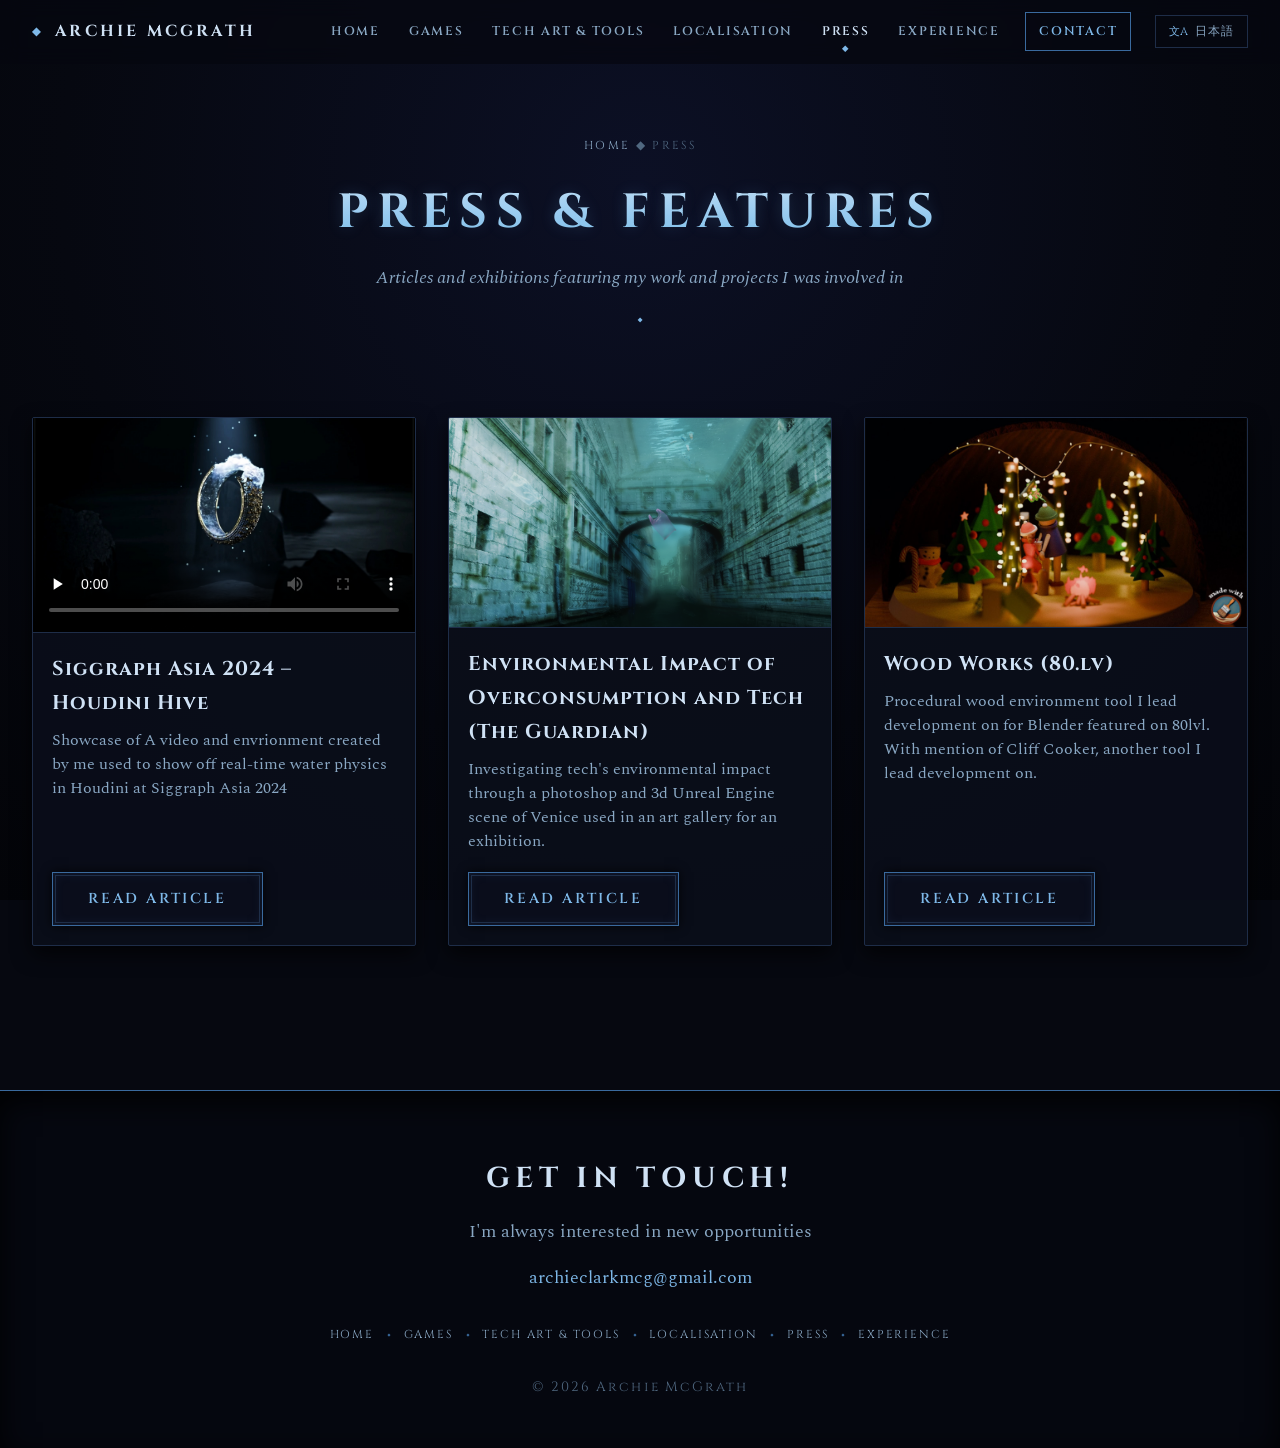
<file: press.html>
<!DOCTYPE html>
<html lang="en">

<head>
    <meta charset="UTF-8">
    <meta name="viewport" content="width=device-width, initial-scale=1.0">
    <title>Press · Archie McGrath</title>
    <meta name="description" content="Articles and exhibitions featuring work by Archie McGrath.">
    <link rel="shortcut icon" type="image/x-icon" href="assets/images/krillin.ico" />
    <link rel="preconnect" href="https://fonts.googleapis.com">
    <link rel="preconnect" href="https://fonts.gstatic.com" crossorigin>
    <link href="https://fonts.googleapis.com/css2?family=Cinzel:wght@400;600;700;900&family=Marcellus&family=Spectral:ital,wght@0,300;0,400;0,600;1,400&display=swap" rel="stylesheet">
    <link rel="stylesheet" href="assets/styles.css?v=3.0">
    <link rel="stylesheet" href="assets/site.css?v=3.1">
</head>

<body>
    <header id="site-nav"></header>

    <header class="page-header">
        <p class="breadcrumb"><a href="index.html">Home</a> ◆ Press</p>
        <h1 class="section-title">Press &amp; Features</h1>
        <p class="section-subtitle">Articles and exhibitions featuring my work and projects I was involved in</p>
    </header>

    <section class="section tight">
        <div class="articles-grid" id="articlesGrid"></div>
    </section>

    <footer id="contact"></footer>

    <script src="assets/i18n/ja.js?v=1.0"></script>
    <script src="assets/site.js?v=3.1"></script>
    <script>
        (async () => {
            renderChrome('press');
            const data = await loadCMS();
            const grid = document.getElementById('articlesGrid');
            data.filter(i => i.category === 'article').forEach(a => {
                const card = document.createElement('div');
                card.className = 'article-card';
                card.id = a.slug;
                card.innerHTML = `
                    <div class="article-image${a.video ? ' has-video' : ''}">${a.video ? videoPlayer(a) : `<img src="${esc(mediaSrc(a))}" alt="${esc(a.title)}" loading="lazy" style="width:100%;height:100%;object-fit:cover;">`}</div>
                    <div class="article-header"><h3 class="article-title">${esc(a.title)}</h3></div>
                    <div class="article-description"><p>${multiline(a.desc)}</p></div>
                    ${a.link ? `<a href="${esc(a.link)}" target="_blank" rel="noopener" class="cta-button">${t('Read Article')}</a>` : ''}`;
                grid.appendChild(card);
            });
        })();
    </script>
</body>

</html>
</file>
<file: assets/styles.css>
/* 
   BALDUR'S GATE / ELDEN RING CRPG DESIGN SYSTEM 
   Archie McGrath Portfolio 
*/

@import url('https://fonts.googleapis.com/css2?family=Cinzel:wght@400;600;700;900&family=Cinzel+Decorative:wght@400;700&family=Marcellus&family=Spectral:ital,wght@0,300;0,400;0,600;1,400&display=swap');

:root {
    --is-mobile: 0;

    /* Ethereal Blue Color Palette */
    --primary-bg: #060810;
    --secondary-bg: #0a0e1a;
    --panel-bg: rgba(10, 14, 26, 0.92);
    --panel-bg-solid: #0c1020;
    --hover-bg: #121830;

    --accent-color: #7eb8e8;
    /* Ethereal Blue */
    --accent-glow: #a0d4ff;
    /* Ethereal Glow Highlight */
    --accent-dark: #2a3d6e;
    /* Deep Ethereal Blue */

    --text-primary: #d0e2f5;
    /* Icy Light Text */
    --text-secondary: #8aa8c4;
    /* Cool Muted Text */
    --text-muted: #506880;
    /* Darker Subtext */

    --border-color: #1e2d48;
    /* Dark Blue Border Frame */
    --border-gold: #3a6a9e;
    /* Blue Frame Highlight */
    --border-gold-glow: #5eaadf;
    /* Hover Border Glow */

    /* Fonts */
    --font-title: 'Cinzel', 'Marcellus', 'Georgia', serif;
    --font-heading: 'Marcellus', 'Cinzel', serif;
    --font-body: 'Spectral', 'Georgia', serif;
}

* {
    margin: 0;
    padding: 0;
    box-sizing: border-box;
}

html {
    scroll-behavior: smooth;
    background-color: var(--primary-bg);
}

body {
    font-family: var(--font-body);
    background: radial-gradient(circle at 50% 20%, #0c1025 0%, #060810 60%, #030408 100%);
    background-attachment: fixed;
    color: var(--text-primary);
    line-height: 1.7;
    overflow-x: hidden;
    font-size: 1.05rem;
}

/* Custom Scrollbar */
::-webkit-scrollbar {
    width: 8px;
    height: 8px;
}

::-webkit-scrollbar-track {
    background: #060810;
}

::-webkit-scrollbar-thumb {
    background: var(--border-gold);
    border-radius: 2px;
}

::-webkit-scrollbar-thumb:hover {
    background: var(--accent-color);
}

/* Mobile Toggle Button */
.desktop-toggle {
    position: fixed;
    top: 0;
    left: 0;
    right: 0;
    background: var(--secondary-bg);
    padding: 8px;
    text-align: center;
    z-index: 1000;
    display: none;
    border-bottom: 1px solid var(--border-gold);
}

.desktop-toggle button {
    background: var(--panel-bg);
    color: var(--accent-color);
    border: 1px solid var(--border-gold);
    padding: 6px 16px;
    border-radius: 2px;
    font-family: var(--font-title);
    letter-spacing: 0.1em;
    font-size: 0.85rem;
    cursor: pointer;
    text-transform: uppercase;
    transition: all 0.3s ease;
}

.desktop-toggle button:hover {
    background: var(--accent-color);
    color: #000;
}

@media (max-width: 390px) {
    :root {
        --is-mobile: 1;
    }

    .desktop-toggle {
        display: block;
    }

    body {
        padding-top: 40px;
    }
}

/* Floating Sidebar Navigation (Elden Ring / CRPG HUD Style) */
.floating-nav {
    position: fixed;
    right: 2rem;
    top: 50%;
    transform: translateY(-50%);
    z-index: 100;
    background: rgba(8, 12, 24, 0.95);
    backdrop-filter: blur(8px);
    border: 1px solid var(--border-gold);
    box-shadow: 0 0 15px rgba(0, 0, 0, 0.8), inset 0 0 8px rgba(100, 160, 230, 0.1);
    border-radius: 4px;
    padding: 1.2rem 0.6rem;
    display: flex;
    flex-direction: column;
    gap: 1.2rem;
}

.nav-dot {
    width: 10px;
    height: 10px;
    transform: rotate(45deg);
    background: transparent;
    border: 1px solid var(--text-secondary);
    cursor: pointer;
    transition: all 0.3s ease;
    position: relative;
}

.nav-dot.active {
    background: var(--accent-color);
    border-color: var(--accent-glow);
    box-shadow: 0 0 10px var(--accent-glow), 0 0 20px var(--accent-color);
    transform: rotate(45deg) scale(1.3);
}

.nav-dot:hover {
    border-color: var(--accent-color);
    transform: rotate(45deg) scale(1.2);
}

.nav-dot::after {
    content: attr(data-label);
    position: absolute;
    right: 2rem;
    top: 50%;
    transform: translateY(-50%);
    background: rgba(10, 14, 26, 0.95);
    color: var(--accent-color);
    font-family: var(--font-title);
    letter-spacing: 0.15em;
    text-transform: uppercase;
    padding: 0.4rem 0.9rem;
    border-radius: 2px;
    font-size: 0.75rem;
    white-space: nowrap;
    opacity: 0;
    visibility: hidden;
    transition: all 0.3s ease;
    border: 1px solid var(--border-gold);
    box-shadow: 0 4px 12px rgba(0, 0, 0, 0.6);
}

.nav-dot:hover::after {
    opacity: 1;
    visibility: visible;
}

/* CRPG Golden Divider Line */
.crpg-divider {
    display: flex;
    align-items: center;
    justify-content: center;
    margin: 2rem auto;
    width: 100%;
    max-width: 600px;
}

.crpg-divider::before,
.crpg-divider::after {
    content: '';
    flex: 1;
    height: 1px;
    background: linear-gradient(90deg, transparent, var(--border-gold), transparent);
}

.crpg-divider-diamond {
    margin: 0 12px;
    color: var(--accent-color);
    font-size: 0.8rem;
}

/* Hero Section */
.hero {
    min-height: 100vh;
    display: flex;
    align-items: center;
    justify-content: center;
    text-align: center;
    position: relative;
    padding: 3rem 1.5rem 4rem;
    background: radial-gradient(circle at 50% 30%, rgba(15, 22, 50, 0.7) 0%, rgba(6, 8, 16, 0.96) 75%);
    border-bottom: 1px solid var(--border-gold);
}

.hero-wrapper {
    width: 100%;
    max-width: 1400px;
    margin: 0 auto;
    display: flex;
    flex-direction: column;
    align-items: center;
    gap: 2.5rem;
}

.hero-content {
    max-width: 1100px;
    width: 100%;
    padding: 1rem 2rem 0;
    z-index: 2;
    display: grid;
    grid-template-columns: 1fr 1fr;
    gap: 4rem;
    align-items: center;
}

.hero-text {
    text-align: left;
}

.hero h1,
.ds-title {
    font-family: var(--font-title);
    font-size: clamp(2.8rem, 5.5vw, 4.4rem);
    font-weight: 700;
    letter-spacing: 0.28em;
    text-transform: uppercase;
    line-height: 1.15;
    margin-bottom: 0.5rem;
    color: #8ec8f0;
    -webkit-text-fill-color: #8ec8f0;
    background: none;
    text-shadow: 0 3px 10px rgba(0, 0, 0, 0.95), 0 0 2px rgba(0, 0, 0, 0.9);
}

.hero h2 {
    font-family: var(--font-heading);
    font-size: clamp(1.3rem, 2.5vw, 1.8rem);
    font-weight: 400;
    letter-spacing: 0.2em;
    text-transform: uppercase;
    color: var(--accent-color);
    margin-bottom: 1.8rem;
    display: flex;
    align-items: center;
    gap: 0.8rem;
}

.hero h2::after {
    content: '';
    flex: 1;
    height: 1px;
    background: linear-gradient(90deg, var(--border-gold), transparent);
}

.hero-description {
    font-family: var(--font-body);
    font-size: 1.2rem;
    color: var(--text-secondary);
    line-height: 1.8;
    margin-bottom: 2.5rem;
    border-left: 2px solid var(--border-gold);
    padding-left: 1.2rem;
    background: linear-gradient(90deg, rgba(100, 160, 230, 0.05), transparent);
}

/* Elden Ring / CRPG Action Button */
.cta-button {
    display: inline-block;
    padding: 0.85rem 2.2rem;
    background: rgba(10, 14, 28, 0.9);
    color: var(--accent-color);
    text-decoration: none;
    font-family: var(--font-title);
    letter-spacing: 0.18em;
    text-transform: uppercase;
    font-size: 0.9rem;
    font-weight: 600;
    border: 1px solid var(--border-gold);
    box-shadow: 0 0 10px rgba(0, 0, 0, 0.8), inset 0 0 12px rgba(100, 160, 230, 0.1);
    position: relative;
    transition: all 0.3s ease;
    cursor: pointer;
}

.cta-button::before {
    content: '';
    position: absolute;
    top: 2px;
    left: 2px;
    right: 2px;
    bottom: 2px;
    border: 1px solid rgba(100, 160, 230, 0.2);
    pointer-events: none;
    transition: all 0.3s ease;
}

.cta-button:hover {
    background: var(--accent-color);
    color: #0c0a08;
    box-shadow: 0 0 20px rgba(100, 170, 240, 0.5);
    border-color: var(--accent-glow);
}

.cta-button:hover::before {
    border-color: rgba(0, 0, 0, 0.4);
}

.hero-visual {
    display: flex;
    align-items: center;
    justify-content: center;
    position: relative;
}

.hero-avatar {
    width: 290px;
    height: 290px;
    border-radius: 4px;
    border: 2px solid var(--border-gold);
    box-shadow: 0 0 30px rgba(0, 0, 0, 0.9), 0 0 15px rgba(100, 160, 230, 0.25), inset 0 0 15px rgba(0, 0, 0, 0.8);
    position: relative;
    padding: 6px;
    background: var(--panel-bg-solid);
}

.hero-avatar img {
    border-radius: 2px;
    filter: contrast(1.05) brightness(0.95);
    transition: filter 0.3s ease;
}

.hero-avatar:hover img {
    filter: contrast(1.1) brightness(1.02);
}

/* Experience Strip (Character Journey Bar) */
.experience-strip {
    background: rgba(8, 12, 22, 0.95);
    border-top: 1px solid var(--border-gold);
    border-bottom: 1px solid var(--border-gold);
    padding: 2.2rem 0;
    margin-bottom: 3rem;
    box-shadow: inset 0 0 20px rgba(0, 0, 0, 0.8);
}

.experience-content {
    max-width: 1400px;
    margin: 0 auto;
    padding: 0 2rem;
}

.experience-title {
    text-align: center;
    font-family: var(--font-title);
    font-size: 1.1rem;
    letter-spacing: 0.25em;
    text-transform: uppercase;
    color: var(--accent-color);
    margin-bottom: 1.8rem;
    display: flex;
    align-items: center;
    justify-content: center;
    gap: 1rem;
}

.experience-title::before,
.experience-title::after {
    content: '◆';
    font-size: 0.6rem;
    color: var(--border-gold);
}

.experience-timeline {
    display: flex;
    justify-content: center;
    align-items: center;
    gap: 1.5rem;
    flex-wrap: wrap;
}

.timeline-item {
    display: flex;
    align-items: center;
    gap: 1rem;
    padding: 0.85rem 1.4rem;
    background: rgba(12, 16, 30, 0.85);
    border: 1px solid var(--border-color);
    border-radius: 2px;
    transition: all 0.3s ease;
    box-shadow: 0 4px 10px rgba(0, 0, 0, 0.5);
    position: relative;
}

.timeline-item:hover {
    border-color: var(--border-gold-glow);
    background: rgba(18, 24, 42, 0.95);
    box-shadow: 0 0 15px rgba(100, 160, 230, 0.2);
    transform: translateY(-2px);
}

/* Current Job Featured (Top) */
.current-job-featured {
    display: flex;
    justify-content: center;
    margin-bottom: 1.6rem;
}

.current-featured-item {
    padding: 1.1rem 2.2rem;
    border-color: var(--accent-glow);
    background: linear-gradient(135deg, rgba(18, 28, 55, 0.95), rgba(10, 14, 28, 0.95));
    box-shadow: 0 0 25px rgba(100, 160, 230, 0.4), inset 0 0 12px rgba(100, 160, 230, 0.15);
}

.current-featured-item .timeline-info h4 {
    font-size: 1.2rem;
    color: #daf1ff;
}

/* Previous Roles Heading & List */
.previous-roles-header {
    display: flex;
    align-items: center;
    justify-content: center;
    gap: 0.8rem;
    margin: 1.6rem 0 1.2rem 0;
}

.prev-decor {
    color: var(--border-gold);
    font-size: 0.75rem;
    opacity: 0.6;
}

.prev-title {
    font-family: var(--font-title);
    font-size: 0.82rem;
    font-weight: 600;
    letter-spacing: 0.22em;
    text-transform: uppercase;
    color: var(--text-muted);
}

.previous-roles-timeline {
    display: flex;
    justify-content: center;
    align-items: center;
    gap: 1.2rem;
    flex-wrap: wrap;
}

.timeline-item-previous {
    padding: 0.65rem 1.1rem;
    background: rgba(10, 14, 26, 0.75);
    border: 1px solid rgba(30, 50, 80, 0.6);
    opacity: 0.88;
    transition: all 0.3s ease;
}

.timeline-item-previous:hover {
    opacity: 1;
    border-color: var(--border-gold);
    background: rgba(14, 20, 38, 0.9);
}

.timeline-item-previous .timeline-info h4 {
    font-size: 0.95rem;
    color: var(--text-secondary);
}

.timeline-item-previous .timeline-info p {
    font-size: 0.8rem;
    color: var(--text-muted);
}

.company-logo {
    width: 44px;
    height: 44px;
    border-radius: 2px;
    border: 1px solid var(--border-gold);
    background: #0a0e1a;
    display: flex;
    align-items: center;
    justify-content: center;
    color: var(--accent-color);
    font-family: var(--font-title);
    font-weight: bold;
    font-size: 0.95rem;
    overflow: hidden;
    flex-shrink: 0;
}

.timeline-info h4 {
    font-family: var(--font-heading);
    font-size: 1.05rem;
    color: var(--text-primary);
    margin-bottom: 0.15rem;
    letter-spacing: 0.05em;
}

.timeline-info p {
    font-size: 0.85rem;
    color: var(--text-secondary);
    letter-spacing: 0.05em;
}

/* CRPG Section Navigation Menu Bar */
.crpg-section-menu {
    background: rgba(8, 12, 22, 0.95);
    border-top: 1px solid var(--border-gold);
    border-bottom: 1px solid var(--border-gold);
    padding: 1.8rem 1rem;
    margin: 0 0 3rem 0;
    width: 100%;
    box-shadow: 0 4px 20px rgba(0, 0, 0, 0.8), inset 0 0 15px rgba(0, 0, 0, 0.6);
}

.crpg-menu-header {
    display: flex;
    align-items: center;
    justify-content: center;
    gap: 1rem;
    margin-bottom: 1.4rem;
    text-align: center;
}

.header-decor {
    color: var(--border-gold);
    letter-spacing: 0.2em;
    font-size: 0.8rem;
    opacity: 0.7;
}

.header-title {
    font-family: var(--font-title);
    font-size: 0.95rem;
    font-weight: 700;
    letter-spacing: 0.22em;
    text-transform: uppercase;
    color: var(--accent-color);
    text-shadow: 0 0 12px rgba(100, 170, 240, 0.35);
}

.crpg-menu-container {
    display: flex;
    justify-content: center;
    align-items: center;
    gap: 1rem;
    flex-wrap: wrap;
    max-width: 1300px;
    margin: 0 auto;
}

.crpg-menu-item {
    display: flex;
    align-items: center;
    gap: 0.75rem;
    padding: 0.7rem 1.2rem;
    background: rgba(12, 16, 30, 0.9);
    border: 1px solid var(--border-color);
    border-radius: 2px;
    text-decoration: none;
    transition: all 0.3s cubic-bezier(0.4, 0, 0.2, 1);
    box-shadow: 0 4px 12px rgba(0, 0, 0, 0.6);
    position: relative;
}

.crpg-menu-item::before {
    content: '';
    position: absolute;
    top: 2px;
    left: 2px;
    right: 2px;
    bottom: 2px;
    border: 1px solid rgba(100, 160, 230, 0.15);
    pointer-events: none;
    transition: all 0.3s ease;
}

.crpg-menu-item:hover {
    border-color: var(--border-gold-glow);
    background: linear-gradient(135deg, rgba(16, 24, 48, 0.98), rgba(10, 14, 28, 0.98));
    box-shadow: 0 0 20px rgba(100, 160, 230, 0.35);
    transform: translateY(-3px);
}

.crpg-menu-item:hover::before {
    border-color: rgba(100, 160, 230, 0.5);
}

.crpg-menu-symbol {
    font-size: 1.2rem;
    color: var(--accent-color);
    transition: transform 0.3s ease, color 0.3s ease;
}

.crpg-menu-item:hover .crpg-menu-symbol {
    color: var(--accent-glow);
    transform: scale(1.2);
}

.crpg-menu-text {
    display: flex;
    flex-direction: column;
    text-align: left;
}

.crpg-menu-title {
    font-family: var(--font-title);
    font-size: 0.88rem;
    font-weight: 600;
    letter-spacing: 0.12em;
    text-transform: uppercase;
    color: var(--text-primary);
    transition: color 0.3s ease;
}

.crpg-menu-item:hover .crpg-menu-title {
    color: #daeeff;
}

.crpg-menu-sub {
    font-family: var(--font-body);
    font-style: italic;
    font-size: 0.8rem;
    color: var(--accent-color);
    transition: color 0.3s ease;
}

.crpg-menu-item:hover .crpg-menu-sub {
    color: var(--accent-glow);
}

.crpg-menu-action {
    font-family: var(--font-title);
    font-size: 0.7rem;
    font-weight: 700;
    letter-spacing: 0.1em;
    color: var(--accent-color);
    background: rgba(100, 160, 230, 0.1);
    border: 1px solid var(--border-gold);
    padding: 0.2rem 0.55rem;
    border-radius: 2px;
    margin-left: 0.4rem;
    transition: all 0.3s ease;
    white-space: nowrap;
}

.crpg-menu-item:hover .crpg-menu-action {
    background: var(--accent-color);
    color: #090807;
    border-color: var(--accent-glow);
    box-shadow: 0 0 10px rgba(94, 170, 223, 0.6);
}

.crpg-menu-divider {
    color: var(--border-gold);
    font-size: 0.65rem;
    user-select: none;
    opacity: 0.7;
}

@media (max-width: 768px) {
    .desktop-arrow {
        display: none !important;
    }

    .mobile-arrow {
        display: inline-block !important;
    }

    .experience-timeline {
        flex-direction: column;
    }

    .crpg-menu-divider {
        display: none;
    }

    .crpg-menu-container {
        gap: 0.8rem;
    }

    .crpg-menu-item {
        width: 100%;
        justify-content: center;
    }
}

/* Sections */
.section {
    padding: 5rem 2rem;
    max-width: 1400px;
    margin: 0 auto;
}

.section-title {
    font-family: var(--font-title);
    font-size: clamp(2.2rem, 4vw, 3rem);
    font-weight: 700;
    letter-spacing: 0.18em;
    text-transform: uppercase;
    text-align: center;
    margin-bottom: 0.6rem;
    color: var(--text-primary);
    text-shadow: 0 0 15px rgba(100, 170, 240, 0.2);
    background: linear-gradient(180deg, #d0e6f8 0%, #6eb8e8 100%);
    -webkit-background-clip: text;
    -webkit-text-fill-color: transparent;
    background-clip: text;
}

.section-subtitle {
    text-align: center;
    font-family: var(--font-body);
    font-style: italic;
    font-size: 1.15rem;
    color: var(--text-secondary);
    margin-bottom: 3.5rem;
}

.section-subtitle::after {
    content: '◆';
    display: block;
    font-style: normal;
    font-size: 0.7rem;
    color: var(--accent-color);
    margin-top: 1rem;
}

/* Projects & Tools Carousel Wrapper */
.projects-carousel-wrapper {
    position: relative;
    display: flex;
    align-items: center;
    width: 100%;
    margin-top: 1rem;
}

.projects-container {
    width: 100%;
    overflow-x: auto;
    scroll-behavior: smooth;
    scrollbar-width: none;
    -ms-overflow-style: none;
    padding: 1rem 0.5rem;
}

.projects-container::-webkit-scrollbar {
    display: none;
}

.mosaic-grid {
    display: grid;
    grid-template-rows: repeat(2, 390px);
    grid-auto-flow: column;
    grid-auto-columns: 330px;
    gap: 1.6rem;
    width: max-content;
    padding: 10px 0 20px 0;
}

/* Arrow Navigation */
.mosaic-arrow {
    position: absolute;
    top: 50%;
    transform: translateY(-50%);
    z-index: 10;
    width: 46px;
    height: 46px;
    border-radius: 2px;
    background: rgba(8, 12, 24, 0.95);
    border: 1px solid var(--border-gold);
    color: var(--accent-color);
    font-size: 1.3rem;
    display: flex;
    align-items: center;
    justify-content: center;
    cursor: pointer;
    backdrop-filter: blur(8px);
    transition: all 0.3s ease;
    box-shadow: 0 4px 15px rgba(0, 0, 0, 0.8);
}

.mosaic-arrow:hover {
    background: var(--accent-color);
    color: #090807;
    border-color: var(--accent-glow);
    box-shadow: 0 0 18px rgba(100, 160, 230, 0.5);
    transform: translateY(-50%) scale(1.08);
}

.mosaic-arrow-left {
    left: -22px;
}

.mosaic-arrow-right {
    right: -22px;
}

/* CRPG Inspectable Card Baseline */
.project-card {
    background: var(--panel-bg);
    border: 1px solid var(--border-color);
    box-shadow: 0 8px 20px rgba(0, 0, 0, 0.7), inset 0 0 15px rgba(0, 0, 0, 0.5);
    border-radius: 2px;
    overflow: hidden;
    cursor: pointer;
    position: relative;
    display: flex;
    flex-direction: column;
    height: 100%;
    transition: all 0.3s cubic-bezier(.4, 0, .2, 1);
}

.project-card::before {
    content: '';
    position: absolute;
    top: 3px;
    left: 3px;
    right: 3px;
    bottom: 3px;
    border: 1px solid rgba(80, 130, 200, 0.2);
    pointer-events: none;
    border-radius: 1px;
    transition: border-color 0.3s ease;
}

.project-card:hover {
    transform: translateY(-4px);
    border-color: var(--border-gold-glow);
    box-shadow: 0 12px 30px rgba(0, 0, 0, 0.9), 0 0 20px rgba(100, 160, 230, 0.2);
}

.project-card:hover::before {
    border-color: rgba(100, 160, 230, 0.4);
}

.project-card .gif {
    height: 230px;
    width: 100%;
    flex-shrink: 0;
    overflow: hidden;
    position: relative;
    border-bottom: 1px solid var(--border-color);
    display: flex;
    align-items: center;
    justify-content: center;
    background: #060810;
}

.project-card .gif img,
.project-card .gif video {
    width: 100%;
    height: 100%;
    object-fit: contain;
    filter: brightness(0.92) contrast(1.02);
    transition: filter 0.3s ease;
}

.project-card:hover .gif img,
.project-card:hover .gif video {
    filter: brightness(1.02) contrast(1.05);
}

.project-card .project-content {
    padding: 1.1rem;
    flex: 1;
    display: flex;
    flex-direction: column;
    justify-content: space-between;
    overflow: hidden;
}

.project-card .project-title {
    font-family: var(--font-title);
    font-size: 1.15rem;
    font-weight: 600;
    letter-spacing: 0.05em;
    color: var(--text-primary);
    line-height: 1.3;
    margin-bottom: 0.35rem;
    overflow: hidden;
    text-overflow: ellipsis;
    display: -webkit-box;
    -webkit-line-clamp: 2;
    -webkit-box-orient: vertical;
}

.project-card .project-subtitle {
    color: var(--accent-color);
    font-family: var(--font-heading);
    font-size: 0.92rem;
    letter-spacing: 0.04em;
    margin-bottom: 0.25rem;
}

.project-card .expand-hint {
    color: var(--accent-color);
    font-family: var(--font-body);
    font-style: italic;
    font-size: 0.85rem;
    margin-top: auto;
    padding-top: 0.4rem;
    display: flex;
    align-items: center;
    gap: 0.35rem;
    opacity: 0.85;
    transition: opacity 0.2s ease, transform 0.2s ease;
}

.project-card:hover .expand-hint {
    opacity: 1;
    transform: translateX(2px);
}

.project-card .expand-hint::before {
    content: '◆';
    font-size: 0.55rem;
    color: var(--accent-color);
}

/* Grid override when a card is expanded — full-width block layout */
.mosaic-grid.has-expanded {
    display: block;
    width: 100%;
    grid-template-rows: none;
    grid-auto-flow: unset;
    grid-auto-columns: unset;
}

/* Expanded Card CRPG Inspector Window */
.project-card.expanded {
    height: auto;
    min-height: unset;
    width: 100%;
    max-width: 100%;
    display: grid;
    grid-template-columns: 1fr 1fr;
    gap: 2.5rem;
    padding: 2.5rem;
    cursor: default;
    border-color: var(--border-gold-glow);
    background: rgba(8, 12, 22, 0.97);
    box-shadow: 0 0 35px rgba(0, 0, 0, 0.95), 0 0 25px rgba(100, 160, 230, 0.15);
    overflow: visible;
}

.project-card.expanded:hover {
    transform: none;
}

.project-card.expanded .gif.expanded-gif {
    height: auto;
    min-height: 290px;
    max-height: 550px;
    border: 1px solid var(--border-gold);
    overflow: hidden;
    display: flex;
    align-items: center;
    justify-content: center;
    background: #060810;
    border-bottom: none;
}

.project-card.expanded .gif.expanded-gif img,
.project-card.expanded .gif.expanded-gif video {
    width: 100%;
    height: 100%;
    object-fit: contain;
    border-radius: 4px;
}

.project-card.expanded .project-content.expanded-content {
    padding: 0.5rem 0;
    display: flex;
    flex-direction: column;
    justify-content: flex-start;
    gap: 1rem;
    overflow: visible;
}

.project-card.expanded .project-title {
    font-size: 1.8rem;
    letter-spacing: 0.1em;
    color: var(--text-primary);
    border-bottom: 1px solid var(--border-color);
    padding-bottom: 0.5rem;
}

.project-card.expanded .project-subtitle {
    font-size: 1rem;
}

.project-card.expanded .project-role {
    font-size: 1.05rem;
    color: var(--accent-color);
    margin-top: 0.5rem;
}

.project-card.expanded .project-description {
    font-size: 1.05rem;
    color: var(--text-secondary);
    line-height: 1.7;
    margin-top: 0.5rem;
}

.project-card.expanded .return-btn {
    align-self: flex-start;
    margin-top: 1.5rem;
    background: rgba(10, 14, 28, 0.9);
    color: var(--accent-color);
    border: 1px solid var(--border-gold);
    padding: 0.6rem 1.8rem;
    font-family: var(--font-title);
    letter-spacing: 0.15em;
    font-size: 0.85rem;
    cursor: pointer;
    transition: all 0.3s ease;
}

.project-card.expanded .return-btn:hover {
    background: var(--accent-color);
    color: #000;
    box-shadow: 0 0 15px rgba(100, 160, 230, 0.4);
}

/* Mosaic sizing overrides */
.mosaic-grid:not(.is-filtered) .project-card:nth-child(1) {
    grid-column: span 2;
}

.mosaic-grid:not(.is-filtered) .project-card:nth-child(7) {
    grid-column: span 2;
}

.mosaic-grid:not(.is-filtered) .project-card:nth-child(8) {
    grid-column: span 2;
}

/* CV Section - Styled as Character Stats & Qualifications Window */
.cv-grid {
    display: grid;
    grid-template-columns: 2fr 1fr;
    gap: 3rem;
    margin-top: 2rem;
}

.cv-column {
    background: var(--panel-bg);
    border: 1px solid var(--border-color);
    box-shadow: 0 10px 25px rgba(0, 0, 0, 0.8);
    border-radius: 2px;
    padding: 2.5rem;
    position: relative;
}

.cv-column::before {
    content: '';
    position: absolute;
    top: 4px;
    left: 4px;
    right: 4px;
    bottom: 4px;
    border: 1px solid rgba(80, 130, 200, 0.15);
    pointer-events: none;
}

.cv-section-title {
    font-family: var(--font-title);
    font-size: 1.4rem;
    letter-spacing: 0.18em;
    text-transform: uppercase;
    color: var(--accent-color);
    margin-bottom: 2rem;
    border-bottom: 1px solid var(--border-gold);
    padding-bottom: 0.6rem;
    display: flex;
    align-items: center;
    justify-content: space-between;
}

.cv-section-title::after {
    content: '◆';
    font-size: 0.7rem;
    color: var(--border-gold);
}

.cv-item {
    margin-bottom: 2rem;
    padding-bottom: 1.2rem;
    border-bottom: 1px solid rgba(30, 50, 80, 0.5);
    cursor: pointer;
    transition: all 0.3s ease;
}

.cv-item:last-child {
    border-bottom: none;
}

.cv-item:hover {
    background: rgba(16, 24, 44, 0.5);
    padding: 1rem;
    margin: -0.2rem -1rem 1.8rem;
    border-radius: 2px;
}

.cv-header {
    display: flex;
    justify-content: space-between;
    align-items: center;
    margin-bottom: 0.4rem;
}

.cv-role {
    font-family: var(--font-heading);
    font-size: 1.2rem;
    font-weight: 600;
    color: var(--text-primary);
    margin: 0;
    letter-spacing: 0.05em;
}

.cv-period {
    font-family: var(--font-title);
    font-size: 0.85rem;
    letter-spacing: 0.1em;
    color: var(--accent-color);
    background: rgba(100, 160, 230, 0.08);
    border: 1px solid var(--border-color);
    padding: 0.25rem 0.8rem;
    border-radius: 2px;
}

.cv-company {
    font-size: 1rem;
    color: var(--text-secondary);
    margin-bottom: 0.8rem;
    font-weight: 500;
}

.cv-details {
    list-style: none;
    padding: 0;
    margin: 0;
    max-height: 0;
    overflow: hidden;
    transition: max-height 0.4s ease;
}

.cv-item.expanded .cv-details {
    max-height: 400px;
    margin-top: 0.8rem;
}

.cv-details li {
    color: var(--text-secondary);
    margin-bottom: 0.6rem;
    padding-left: 1.5rem;
    position: relative;
    line-height: 1.6;
}

.cv-details li::before {
    content: '◆';
    font-size: 0.5rem;
    color: var(--accent-color);
    position: absolute;
    left: 0.2rem;
    top: 0.35rem;
}

.expand-hint-cv {
    color: var(--text-muted);
    font-family: var(--font-body);
    font-style: italic;
    font-size: 0.85rem;
}

.cv-item.expanded .expand-hint-cv {
    display: none;
}

/* Languages & Passive Traits Grid */
.languages-grid {
    display: grid;
    gap: 0.8rem;
    margin-bottom: 2.5rem;
}

.language-item {
    display: flex;
    justify-content: space-between;
    align-items: center;
    padding: 0.8rem 1.1rem;
    background: rgba(10, 14, 26, 0.8);
    border: 1px solid var(--border-color);
    border-radius: 2px;
    transition: border-color 0.3s ease;
}

.language-item:hover {
    border-color: var(--border-gold);
}

.language-name {
    color: var(--text-primary);
    font-family: var(--font-heading);
    font-size: 1rem;
    letter-spacing: 0.05em;
}

.language-level {
    font-family: var(--font-title);
    font-size: 0.75rem;
    letter-spacing: 0.1em;
    text-transform: uppercase;
    padding: 0.25rem 0.8rem;
    border-radius: 2px;
    font-weight: 600;
    border: 1px solid transparent;
}

.language-level.native {
    background: rgba(20, 80, 50, 0.4);
    color: #6ee7b7;
    border-color: #059669;
}

.language-level.fluent {
    background: rgba(30, 70, 120, 0.4);
    color: #93c5fd;
    border-color: #2563eb;
}

.language-level.beginner {
    background: rgba(120, 70, 20, 0.4);
    color: #fde047;
    border-color: #d97706;
}

/* Articles Grid */
.articles-grid {
    display: grid;
    grid-template-columns: repeat(auto-fit, minmax(320px, 1fr));
    gap: 2rem;
    margin-top: 2rem;
}

.article-card {
    background: var(--panel-bg);
    border: 1px solid var(--border-color);
    border-radius: 2px;
    overflow: hidden;
    box-shadow: 0 8px 20px rgba(0, 0, 0, 0.7);
    transition: all 0.3s ease;
    display: flex;
    flex-direction: column;
}

.article-card:hover {
    border-color: var(--border-gold-glow);
    transform: translateY(-4px);
    box-shadow: 0 12px 25px rgba(0, 0, 0, 0.9), 0 0 15px rgba(100, 160, 230, 0.2);
}

.article-card .article-image {
    width: 100%;
    height: 210px;
    overflow: hidden;
    background: #0a0e1a;
    border-bottom: 1px solid var(--border-color);
}

.article-card .article-image img {
    width: 100%;
    height: 100%;
    object-fit: cover;
    filter: brightness(0.92);
    transition: filter 0.3s ease, transform 0.3s ease;
}

.article-card:hover .article-image img {
    filter: brightness(1.02);
    transform: scale(1.03);
}

.article-card .article-header {
    padding: 1.2rem 1.2rem 0.5rem;
}

.article-card .article-title {
    font-family: var(--font-title);
    font-size: 1.25rem;
    letter-spacing: 0.05em;
    color: var(--text-primary);
}

.article-card .article-description {
    padding: 0 1.2rem 1.2rem;
    color: var(--text-secondary);
    font-size: 1rem;
    line-height: 1.5;
    flex: 1;
}

.article-card .cta-button {
    margin: 0 1.2rem 1.2rem;
    align-self: flex-start;
}

/* Footer (Footer / Credits HUD) */
footer {
    background: rgba(6, 8, 16, 0.98);
    border-top: 1px solid var(--border-gold);
    padding: 4rem 2rem 3rem;
    text-align: center;
    margin-top: 6rem;
    box-shadow: inset 0 10px 30px rgba(0, 0, 0, 0.9);
}

.footer-content {
    max-width: 650px;
    margin: 0 auto;
}

.contact-info h3 {
    font-family: var(--font-title);
    font-size: 1.8rem;
    letter-spacing: 0.2em;
    text-transform: uppercase;
    color: var(--text-primary);
    margin-bottom: 0.8rem;
}

.contact-info p {
    color: var(--text-secondary);
    font-size: 1.1rem;
}

.footer-text {
    color: var(--text-muted);
    font-family: var(--font-title);
    font-size: 0.85rem;
    letter-spacing: 0.15em;
    margin-top: 2rem;
}

/* Responsive Styles */
@media (max-width: 1024px) {
    .floating-nav {
        right: 1rem;
    }

    .hero-content {
        grid-template-columns: 1fr;
        text-align: center;
    }

    .hero-text {
        text-align: center;
    }

    .hero h2 {
        justify-content: center;
    }

    .hero-description {
        border-left: none;
        border-bottom: 2px solid var(--border-gold);
        padding-left: 0;
        padding-bottom: 1rem;
    }
}

@media (max-width: 768px) {
    .floating-nav {
        display: none;
    }

    .section {
        padding: 3.5rem 1.2rem;
    }

    .cv-grid {
        grid-template-columns: 1fr;
        gap: 2rem;
    }

    .cv-column {
        padding: 1.5rem;
    }

    .project-card.expanded {
        grid-template-columns: 1fr;
        min-width: auto;
        padding: 1.5rem;
    }

    .project-card.expanded .gif.expanded-gif {
        min-height: 200px;
        max-height: 350px;
    }

    .mosaic-grid {
        grid-template-rows: repeat(2, 340px);
        grid-auto-columns: 290px;
    }
}

/* Force Desktop Mode */
:root.force-desktop {
    --is-mobile: 0;
}

:root.force-desktop .desktop-toggle {
    display: block;
}

:root.force-desktop .floating-nav {
    display: flex;
}

:root.force-desktop .hero-content {
    grid-template-columns: 1fr 1fr;
    text-align: left;
}

:root.force-desktop .hero-text {
    text-align: left;
}

:root.force-desktop .cv-grid {
    grid-template-columns: 2fr 1fr;
}

/* Global Media Containment Safety Net */
.gif img,
.gif video,
.article-image img,
.article-image video {
    max-width: 100%;
    max-height: 100%;
    object-fit: contain;
}

/* Hide obsolete elements */
#game-projects-list {
    display: none !important;
}

/* ─────────────────────────────────────────────────────────── */
/* Project Filter Hub (Discipline & Program Tags)             */
/* ─────────────────────────────────────────────────────────── */
.project-filter-hub {
    max-width: 1200px;
    margin: 0 auto 2.2rem auto;
    padding: 1.3rem 1.6rem;
    background: rgba(8, 12, 24, 0.88);
    border: 1px solid var(--border-gold);
    border-radius: 4px;
    box-shadow: 0 4px 20px rgba(0, 0, 0, 0.6), inset 0 0 15px rgba(10, 20, 40, 0.5);
    display: flex;
    flex-direction: column;
    gap: 1.1rem;
}

.filter-group {
    display: flex;
    align-items: center;
    gap: 1rem;
    flex-wrap: wrap;
}

.filter-label {
    font-family: var(--font-title);
    font-size: 0.82rem;
    font-weight: 700;
    letter-spacing: 0.15em;
    text-transform: uppercase;
    color: var(--accent-color);
    min-width: 140px;
    display: flex;
    align-items: center;
    gap: 0.5rem;
    flex-shrink: 0;
}

.filter-icon {
    font-size: 0.95rem;
    color: var(--accent-glow);
}

.filter-tags {
    display: flex;
    flex-wrap: wrap;
    gap: 0.5rem;
    flex: 1;
}

.filter-tag {
    background: rgba(10, 16, 32, 0.7);
    border: 1px solid rgba(80, 130, 200, 0.35);
    color: var(--text-secondary);
    font-family: var(--font-heading);
    font-size: 0.84rem;
    letter-spacing: 0.04em;
    padding: 0.35rem 0.8rem;
    border-radius: 2px;
    cursor: pointer;
    transition: all 0.25s ease;
    user-select: none;
    display: inline-flex;
    align-items: center;
    gap: 0.35rem;
}

.filter-tag:hover {
    color: #fff;
    border-color: var(--border-gold-glow);
    background: rgba(20, 35, 70, 0.6);
    box-shadow: 0 0 10px rgba(100, 160, 230, 0.25);
    transform: translateY(-1px);
}

.filter-tag.active {
    background: linear-gradient(135deg, rgba(30, 70, 130, 0.9), rgba(15, 40, 85, 0.9));
    border-color: var(--accent-glow);
    color: #ffffff;
    box-shadow: 0 0 12px rgba(100, 170, 240, 0.5), inset 0 0 8px rgba(100, 170, 240, 0.2);
    font-weight: 600;
}

.filter-tag.active::before {
    content: '◆';
    font-size: 0.6rem;
    color: var(--accent-color);
}

/* Empty filter state */
.empty-filter-state {
    grid-column: 1 / -1;
    padding: 3rem 2rem;
    text-align: center;
    background: rgba(8, 12, 24, 0.7);
    border: 1px dashed var(--border-gold);
    border-radius: 4px;
    margin: 1rem 0;
    width: 100%;
}

.empty-filter-title {
    font-family: var(--font-title);
    font-size: 1.25rem;
    color: var(--text-primary);
    margin-bottom: 0.5rem;
    letter-spacing: 0.08em;
}

.empty-filter-desc {
    color: var(--text-secondary);
    font-family: var(--font-body);
    font-size: 0.95rem;
    margin-bottom: 1.2rem;
}

/* Badge tags on cards */
.project-tags-preview {
    display: flex;
    flex-wrap: wrap;
    gap: 0.35rem;
    margin: 0.6rem 0 0.3rem 0;
}

.badge-tag {
    font-family: var(--font-heading);
    font-size: 0.72rem;
    letter-spacing: 0.04em;
    padding: 0.2rem 0.5rem;
    border-radius: 2px;
    line-height: 1.2;
    display: inline-block;
    white-space: nowrap;
}

.discipline-badge {
    background: rgba(40, 28, 10, 0.65);
    border: 1px solid rgba(220, 160, 60, 0.45);
    color: #f1cf8a;
}

.program-badge {
    background: rgba(14, 30, 60, 0.7);
    border: 1px solid rgba(80, 140, 220, 0.45);
    color: #9cd4ff;
}

.clickable-tag {
    cursor: pointer;
    transition: all 0.2s ease;
}

.clickable-tag:hover {
    filter: brightness(1.25);
    transform: translateY(-1px);
}

/* Expanded Card Tag Sections */
.expanded-tags-container {
    display: flex;
    flex-direction: column;
    gap: 0.6rem;
    margin-top: 0.8rem;
    padding-top: 0.8rem;
    border-top: 1px solid rgba(100, 160, 230, 0.15);
}

.expanded-tag-section {
    display: flex;
    align-items: center;
    gap: 0.6rem;
    flex-wrap: wrap;
}

.expanded-tag-section strong {
    font-family: var(--font-title);
    font-size: 0.85rem;
    letter-spacing: 0.06em;
    color: var(--text-primary);
    min-width: 110px;
}

.expanded-tag-list {
    display: flex;
    flex-wrap: wrap;
    gap: 0.4rem;
}

.badge-tag.more-badge {
    background: rgba(100, 160, 230, 0.15);
    border: 1px dashed var(--accent-glow);
    color: var(--accent-color);
    font-style: italic;
    cursor: pointer;
}

.badge-tag.more-badge:hover {
    background: rgba(100, 160, 230, 0.3);
    color: #fff;
}

/* Environment Art & Tools Grids */
.env-grid,
.tools-grid {
    display: flex;
    justify-content: center;
    align-items: stretch;
    gap: 2rem;
    width: 100%;
    max-width: 1300px;
    margin: 0 auto;
    padding: 10px 0 20px 0;
    flex-wrap: wrap;
}

.tools-grid {
    display: grid;
    grid-template-columns: repeat(auto-fit, minmax(320px, 380px));
    justify-content: center;
}

.env-grid:not(.has-expanded) .project-card,
.tools-grid:not(.has-expanded) .project-card {
    width: 380px;
    max-width: 100%;
    min-height: 390px;
    height: 390px;
}

/* Universal Expanded State Rules: Wide and Well-Proportioned */
.mosaic-grid.has-expanded,
.env-grid.has-expanded,
.tools-grid.has-expanded {
    display: block !important;
    width: 100% !important;
}

.project-card.expanded,
.mosaic-grid.has-expanded .project-card.expanded,
.env-grid.has-expanded .project-card.expanded,
.tools-grid.has-expanded .project-card.expanded {
    width: 100% !important;
    max-width: 1200px !important;
    margin: 0 auto !important;
    display: grid !important;
    grid-template-columns: 1.1fr 1fr !important;
    gap: 2.5rem !important;
    padding: 2.5rem !important;
    box-sizing: border-box !important;
    height: auto !important;
    min-height: unset !important;
}

@media (max-width: 900px) {
    .project-card.expanded,
    .mosaic-grid.has-expanded .project-card.expanded,
    .env-grid.has-expanded .project-card.expanded,
    .tools-grid.has-expanded .project-card.expanded {
        grid-template-columns: 1fr !important;
        padding: 1.5rem !important;
        gap: 1.5rem !important;
    }
}
</file>
<file: assets/site.css>
/* ─────────────────────────────────────────────────────────────
   Multi-page layer: top nav, home mosaic, radial menu, modal.
   Loaded after styles.css and reuses its tokens.
   ───────────────────────────────────────────────────────────── */

:root {
    --nav-h: 64px;
}

html {
    scroll-padding-top: calc(var(--nav-h) + 16px);
}

body.modal-open {
    overflow: hidden;
}

/* ── Top navigation ───────────────────────────────────────── */
.site-nav {
    position: sticky;
    top: 0;
    z-index: 100;
    height: var(--nav-h);
    background: rgba(6, 8, 16, 0.72);
    backdrop-filter: blur(10px);
    -webkit-backdrop-filter: blur(10px);
    border-bottom: 1px solid transparent;
    transition: background 0.3s ease, border-color 0.3s ease;
}

.site-nav.scrolled,
.site-nav.open {
    background: rgba(6, 8, 16, 0.95);
    border-bottom-color: var(--border-color);
}

.site-nav-inner {
    max-width: 1400px;
    height: 100%;
    margin: 0 auto;
    padding: 0 2rem;
    display: flex;
    align-items: center;
    justify-content: space-between;
    gap: 1.5rem;
}

.site-brand {
    font-family: var(--font-title);
    font-weight: 700;
    letter-spacing: 0.2em;
    text-transform: uppercase;
    font-size: 1rem;
    color: var(--text-primary);
    text-decoration: none;
    white-space: nowrap;
}

.brand-diamond {
    color: var(--accent-color);
    font-size: 0.7rem;
    vertical-align: middle;
    margin-right: 0.3rem;
}

.site-links {
    display: flex;
    align-items: center;
    gap: 0.2rem;
}

.site-links a {
    font-family: var(--font-title);
    font-size: 0.78rem;
    font-weight: 600;
    letter-spacing: 0.14em;
    text-transform: uppercase;
    color: var(--text-secondary);
    text-decoration: none;
    padding: 0.5rem 0.8rem;
    position: relative;
    transition: color 0.2s ease;
    white-space: nowrap;
}

.site-links a:hover,
.site-links a:focus-visible {
    color: var(--accent-glow);
}

.site-links a.active {
    color: var(--text-primary);
}

.site-links a.active::after {
    content: '◆';
    position: absolute;
    left: 50%;
    bottom: -0.35rem;
    transform: translateX(-50%);
    font-size: 0.5rem;
    color: var(--accent-color);
}

.site-links .site-link-contact {
    margin-left: 0.6rem;
    border: 1px solid var(--border-gold);
    color: var(--accent-color);
}

.site-links .site-link-contact:hover {
    background: var(--accent-color);
    color: #0c0a08;
}

.nav-toggle {
    display: none;
    width: 42px;
    height: 42px;
    background: transparent;
    border: 1px solid var(--border-gold);
    cursor: pointer;
    flex-direction: column;
    justify-content: center;
    align-items: center;
    gap: 5px;
}

.nav-toggle span {
    display: block;
    width: 18px;
    height: 1px;
    background: var(--accent-color);
    transition: transform 0.25s ease, opacity 0.25s ease;
}

.site-nav.open .nav-toggle span:nth-child(1) { transform: translateY(6px) rotate(45deg); }
.site-nav.open .nav-toggle span:nth-child(2) { opacity: 0; }
.site-nav.open .nav-toggle span:nth-child(3) { transform: translateY(-6px) rotate(-45deg); }

@media (max-width: 1080px) {
    .site-nav-inner { padding: 0 1rem; }
    .nav-toggle { display: flex; }
    .site-links {
        position: absolute;
        top: var(--nav-h);
        left: 0;
        right: 0;
        flex-direction: column;
        align-items: stretch;
        gap: 0;
        background: rgba(6, 8, 16, 0.98);
        border-bottom: 1px solid var(--border-gold);
        padding: 0.5rem 0 1rem;
        display: none;
    }
    .site-nav.open .site-links { display: flex; }
    .site-links a { padding: 0.9rem 1.5rem; font-size: 0.85rem; }
    .site-links a.active::after { left: 0.7rem; bottom: auto; top: 50%; transform: translateY(-50%); }
    .site-links .site-link-contact { margin: 0.5rem 1.5rem 0; text-align: center; }
}

/* ── Page header (category pages) ─────────────────────────── */
.page-header {
    padding: 4.5rem 1.5rem 0;
    text-align: center;
}

.page-header .section-subtitle {
    max-width: 680px;
    margin-left: auto;
    margin-right: auto;
    margin-bottom: 2.5rem;
}

.breadcrumb {
    font-family: var(--font-title);
    font-size: 0.72rem;
    letter-spacing: 0.2em;
    text-transform: uppercase;
    color: var(--text-muted);
    margin-bottom: 1rem;
}

.breadcrumb a {
    color: var(--text-secondary);
    text-decoration: none;
}

.breadcrumb a:hover { color: var(--accent-glow); }

.section.tight { padding-top: 1rem; }

.sub-section-title {
    font-family: var(--font-title);
    font-size: 1.1rem;
    letter-spacing: 0.25em;
    text-transform: uppercase;
    color: var(--accent-color);
    text-align: center;
    margin: 0 0 2rem;
    display: flex;
    align-items: center;
    justify-content: center;
    gap: 1rem;
}

.sub-section-title::before,
.sub-section-title::after {
    content: '';
    flex: 0 1 120px;
    height: 1px;
    background: linear-gradient(90deg, transparent, var(--border-gold), transparent);
}

/* ── Card grid (category pages) ───────────────────────────── */
.card-grid {
    display: grid;
    grid-template-columns: repeat(auto-fit, minmax(min(100%, 290px), 360px));
    justify-content: center;
    gap: 1.6rem;
    max-width: 1300px;
    margin: 0 auto;
}

.grid-card {
    font: inherit;
    color: inherit;
    text-align: left;
    padding: 0;
    height: 380px;
    width: 100%;
}

.grid-card:focus-visible {
    outline: 2px solid var(--accent-glow);
    outline-offset: 3px;
}

.grid-card .card-media img {
    object-fit: cover;
}

.filter-count {
    text-align: center;
    font-style: italic;
    color: var(--text-muted);
    font-size: 0.95rem;
    margin: -1rem 0 1.5rem;
}

.badge-tag[disabled] { cursor: default; }
button.badge-tag { font-family: inherit; }

/* ── Hero (compact, home) ─────────────────────────────────── */
.hero.hero-compact {
    min-height: auto;
    padding: 4.5rem 1.5rem 3.5rem;
    border-bottom: 1px solid var(--border-color);
}

.hero.hero-compact .hero-avatar {
    width: 240px;
    height: 240px;
}

.hero.hero-compact .hero-description { margin-bottom: 2rem; }

.hero-actions {
    display: flex;
    gap: 1rem;
    flex-wrap: wrap;
}

.cta-button.ghost {
    background: transparent;
    border-color: var(--border-color);
    color: var(--text-secondary);
}

@media (max-width: 1024px) {
    .hero-actions { justify-content: center; }
    .hero.hero-compact .hero-visual { order: -1; }
    .hero.hero-compact .hero-avatar { width: 180px; height: 180px; }
}

/* ── Home mosaic ──────────────────────────────────────────── */
.home-work .section-subtitle { margin-bottom: 2rem; }

.mosaic {
    display: grid;
    grid-template-columns: repeat(auto-fill, minmax(230px, 1fr));
    grid-auto-rows: 190px;
    grid-auto-flow: dense;
    gap: 12px;
    max-width: 1300px;
    margin: 0 auto;
}

.tile {
    position: relative;
    overflow: hidden;
    border: 1px solid var(--border-color);
    background: #060810;
    cursor: pointer;
    padding: 0;
    font: inherit;
    color: inherit;
    text-align: left;
    box-shadow: 0 6px 18px rgba(0, 0, 0, 0.6);
    transition: border-color 0.3s ease, box-shadow 0.3s ease, transform 0.3s ease;
    animation: tile-in 0.35s ease both;
}

.tile.tile-lg {
    grid-column: span 2;
    grid-row: span 2;
}

.tile.tile-wide { grid-column: span 2; }

@keyframes tile-in {
    from { opacity: 0; transform: translateY(6px); }
    to { opacity: 1; transform: none; }
}

.tile img {
    position: absolute;
    inset: 0;
    width: 100%;
    height: 100%;
    object-fit: cover;
    filter: brightness(0.82) saturate(0.95);
    transition: filter 0.4s ease, transform 0.6s ease;
}

.tile::before {
    content: '';
    position: absolute;
    inset: 3px;
    border: 1px solid rgba(80, 130, 200, 0.18);
    z-index: 2;
    pointer-events: none;
    transition: border-color 0.3s ease;
}

.tile::after {
    content: '';
    position: absolute;
    inset: 0;
    background: linear-gradient(180deg, rgba(6, 8, 16, 0) 40%, rgba(6, 8, 16, 0.92) 100%);
    z-index: 1;
    pointer-events: none;
}

.tile:hover,
.tile:focus-visible {
    border-color: var(--border-gold-glow);
    box-shadow: 0 10px 28px rgba(0, 0, 0, 0.9), 0 0 18px rgba(100, 160, 230, 0.22);
    outline: none;
}

.tile:hover::before,
.tile:focus-visible::before { border-color: rgba(100, 160, 230, 0.45); }

.tile:hover img,
.tile:focus-visible img {
    filter: brightness(1) saturate(1.05);
    transform: scale(1.04);
}

.tile-label {
    position: absolute;
    left: 0;
    right: 0;
    bottom: 0;
    z-index: 3;
    padding: 0.9rem 1rem;
}

.tile-kicker {
    display: block;
    font-family: var(--font-title);
    font-size: 0.65rem;
    letter-spacing: 0.22em;
    text-transform: uppercase;
    color: var(--accent-color);
    margin-bottom: 0.2rem;
}

.tile-title {
    display: block;
    font-family: var(--font-title);
    font-weight: 600;
    font-size: 0.98rem;
    letter-spacing: 0.04em;
    line-height: 1.25;
    color: var(--text-primary);
    text-shadow: 0 2px 6px rgba(0, 0, 0, 0.9);
}

.tile-lg .tile-title { font-size: 1.35rem; }

.tile-tags {
    display: flex;
    flex-wrap: wrap;
    gap: 0.3rem;
    margin-top: 0.5rem;
    max-height: 0;
    opacity: 0;
    overflow: hidden;
    transition: max-height 0.3s ease, opacity 0.3s ease;
}

.tile:hover .tile-tags,
.tile:focus-visible .tile-tags {
    max-height: 3rem;
    opacity: 1;
}

.tile-tags span {
    font-size: 0.7rem;
    padding: 0.1rem 0.45rem;
    border: 1px solid rgba(126, 184, 232, 0.35);
    background: rgba(6, 8, 16, 0.75);
    color: var(--text-secondary);
}

.mosaic .empty-filter-state { grid-column: 1 / -1; grid-row: span 2; }

/* Filter hub — collapsible skill/program rows on home */
.filter-panel {
    max-width: 1200px;
    margin: 0 auto 1.8rem;
}

.filter-panel .project-filter-hub { margin-bottom: 0.8rem; }

@media (max-width: 700px) {
    .mosaic {
        grid-template-columns: repeat(2, 1fr);
        grid-auto-rows: 140px;
        gap: 8px;
    }
    .tile.tile-lg { grid-row: span 2; }
    .tile-title { font-size: 0.85rem; }
    .tile-lg .tile-title { font-size: 1.1rem; }
    .tile-tags { display: none; }
}

/* ── Work history (home) ─────────────────────────────────── */
.home-history .experience-strip {
    margin-bottom: 1.5rem;
}

.home-history .center-link {
    text-align: center;
}

.text-link {
    font-family: var(--font-title);
    font-size: 0.82rem;
    letter-spacing: 0.18em;
    text-transform: uppercase;
    color: var(--accent-color);
    text-decoration: none;
}

.text-link:hover { color: var(--accent-glow); }

/* ── Radial menu (home) ───────────────────────────────────── */
.radial {
    --r: 215px;
    --node: 132px;
    position: relative;
    width: calc(var(--r) * 2 + var(--node));
    height: calc(var(--r) * 2 + var(--node));
    margin: 1rem auto 0;
}

.radial-ring {
    position: absolute;
    inset: calc(var(--node) / 2);
    border: 1px solid var(--border-color);
    border-radius: 50%;
    pointer-events: none;
}

.radial-ring::before {
    content: '';
    position: absolute;
    inset: 18%;
    border: 1px dashed rgba(58, 106, 158, 0.35);
    border-radius: 50%;
    animation: radial-spin 80s linear infinite;
}

@keyframes radial-spin { to { transform: rotate(360deg); } }

.radial-hub {
    position: absolute;
    left: 50%;
    top: 50%;
    width: 250px;
    min-height: 150px;
    transform: translate(-50%, -50%);
    text-align: center;
    display: flex;
    flex-direction: column;
    align-items: center;
    justify-content: center;
    padding: 1rem;
    pointer-events: none;
}

.radial-hub-title {
    font-family: var(--font-title);
    font-size: 1.15rem;
    letter-spacing: 0.18em;
    text-transform: uppercase;
    color: var(--text-primary);
    margin-bottom: 0.5rem;
}

.radial-hub-desc {
    font-size: 0.98rem;
    font-style: italic;
    line-height: 1.5;
    color: var(--text-secondary);
}

.radial-hub-title,
.radial-hub-desc { transition: opacity 0.2s ease; }

.radial-node {
    position: absolute;
    left: 50%;
    top: 50%;
    width: var(--node);
    height: var(--node);
    margin: calc(var(--node) / -2) 0 0 calc(var(--node) / -2);
    transform: rotate(var(--a)) translate(var(--r)) rotate(calc(var(--a) * -1));
    display: flex;
    flex-direction: column;
    align-items: center;
    justify-content: center;
    gap: 0.35rem;
    text-align: center;
    text-decoration: none;
    color: var(--text-primary);
    background: var(--panel-bg-solid);
    border: 1px solid var(--border-gold);
    border-radius: 50%;
    box-shadow: 0 6px 18px rgba(0, 0, 0, 0.8), inset 0 0 14px rgba(100, 160, 230, 0.08);
    transition: border-color 0.25s ease, box-shadow 0.25s ease, background 0.25s ease;
}

.radial-node::before {
    content: '';
    position: absolute;
    inset: 4px;
    border: 1px solid rgba(80, 130, 200, 0.2);
    border-radius: 50%;
    pointer-events: none;
}

.radial-node:hover,
.radial-node:focus-visible {
    border-color: var(--accent-glow);
    background: var(--hover-bg);
    box-shadow: 0 0 26px rgba(100, 170, 240, 0.35), inset 0 0 14px rgba(100, 160, 230, 0.15);
    outline: none;
}

.radial-icon {
    font-size: 1.5rem;
    line-height: 1;
    color: var(--accent-color);
}

.radial-label {
    font-family: var(--font-title);
    font-size: 0.72rem;
    font-weight: 600;
    letter-spacing: 0.12em;
    text-transform: uppercase;
    line-height: 1.25;
    padding: 0 0.6rem;
}

.radial-count {
    font-size: 0.72rem;
    color: var(--text-muted);
    font-style: italic;
}

.radial-desc-inline { display: none; }

@media (max-width: 720px) {
    .radial {
        width: 100%;
        height: auto;
        display: grid;
        gap: 0.8rem;
    }
    .radial-ring,
    .radial-hub { display: none; }
    .radial-node {
        position: relative;
        left: auto;
        top: auto;
        width: 100%;
        height: auto;
        margin: 0;
        transform: none;
        border-radius: 2px;
        flex-direction: row;
        justify-content: flex-start;
        text-align: left;
        gap: 1rem;
        padding: 1rem 1.1rem;
    }
    .radial-node::before { border-radius: 1px; }
    .radial-icon { width: 2rem; text-align: center; flex-shrink: 0; }
    .radial-label { padding: 0; font-size: 0.85rem; }
    .radial-count { display: none; }
    .radial-desc-inline {
        display: block;
        font-size: 0.9rem;
        font-style: italic;
        color: var(--text-secondary);
        line-height: 1.4;
        margin-top: 0.2rem;
    }
}

/* ── Detail modal ─────────────────────────────────────────── */
.item-modal {
    position: fixed;
    inset: 0;
    z-index: 200;
    display: flex;
    align-items: center;
    justify-content: center;
    padding: 2rem;
}

.item-modal[hidden] { display: none; }

.item-modal-backdrop {
    position: absolute;
    inset: 0;
    background: rgba(3, 4, 8, 0.82);
    backdrop-filter: blur(4px);
    -webkit-backdrop-filter: blur(4px);
}

.item-modal .item-modal-panel.project-card.expanded {
    position: relative;
    max-height: calc(100vh - 4rem);
    overflow-y: auto !important;
    cursor: default;
    margin: 0 !important;
    animation: modal-in 0.25s ease both;
}

.item-modal .item-modal-panel:hover { transform: none; }

@keyframes modal-in {
    from { opacity: 0; transform: translateY(10px) scale(0.99); }
    to { opacity: 1; transform: none; }
}

.item-modal-close {
    position: absolute;
    top: 0.8rem;
    right: 0.8rem;
    z-index: 5;
    width: 40px;
    height: 40px;
    background: rgba(8, 12, 24, 0.95);
    border: 1px solid var(--border-gold);
    color: var(--accent-color);
    font-size: 1rem;
    cursor: pointer;
    transition: background 0.2s ease, color 0.2s ease;
}

.item-modal-close:hover,
.item-modal-close:focus-visible {
    background: var(--accent-color);
    color: #0c0a08;
    outline: none;
}

.item-kicker {
    font-family: var(--font-title);
    font-size: 0.7rem;
    letter-spacing: 0.24em;
    text-transform: uppercase;
    color: var(--accent-color);
    margin-bottom: 0.4rem;
}

.item-modal .project-title {
    -webkit-line-clamp: unset !important;
    display: block !important;
    padding-right: 2.5rem;
}

.item-modal .project-description { margin-top: 0.6rem; }

.item-actions {
    display: flex;
    flex-wrap: wrap;
    align-items: center;
    gap: 1.2rem;
    margin-top: 1.4rem;
}

.item-page-link {
    font-family: var(--font-title);
    font-size: 0.78rem;
    letter-spacing: 0.15em;
    text-transform: uppercase;
    color: var(--text-secondary);
    text-decoration: none;
}

.item-page-link:hover { color: var(--accent-glow); }

@media (max-width: 700px) {
    .item-modal { padding: 0.75rem; }
    .item-modal .item-modal-panel.project-card.expanded {
        max-height: calc(100vh - 1.5rem);
        padding: 1.2rem !important;
    }
}

/* ── Footer additions ─────────────────────────────────────── */
footer { margin-top: 4rem; }

.footer-email {
    color: var(--accent-color);
    text-decoration: none;
}

.footer-email:hover { color: var(--accent-glow); }

.footer-links {
    display: flex;
    flex-wrap: wrap;
    justify-content: center;
    align-items: center;
    gap: 0.4rem 0.8rem;
    margin-top: 2rem;
}

.footer-links a {
    font-family: var(--font-title);
    font-size: 0.72rem;
    letter-spacing: 0.16em;
    text-transform: uppercase;
    color: var(--text-secondary);
    text-decoration: none;
}

.footer-links a:hover { color: var(--accent-glow); }

.footer-links span {
    font-size: 0.45rem;
    color: var(--border-gold);
}

/* The old desktop-toggle and floating dots are retired */
.desktop-toggle,
.floating-nav { display: none !important; }

@media (prefers-reduced-motion: reduce) {
    .tile, .item-modal-panel, .radial-ring::before { animation: none !important; }
    .tile img { transition: none; }
}

/* Present-role badge on the work history strip */
.active-badge {
    position: absolute;
    top: -0.65rem;
    left: 50%;
    transform: translateX(-50%);
    font-family: var(--font-title);
    font-size: 0.6rem;
    letter-spacing: 0.2em;
    padding: 0.1rem 0.6rem;
    background: var(--primary-bg);
    border: 1px solid var(--accent-glow);
    color: var(--accent-glow);
    white-space: nowrap;
}

/* Filters: label beside chips on desktop; one swipeable row each on mobile */
.project-filter-hub .filter-group {
    flex-wrap: nowrap;
    align-items: flex-start;
}

.project-filter-hub .filter-label {
    flex: 0 0 110px;
    padding-top: 0.3rem;
}

.project-filter-hub .filter-tags { flex: 1; }

@media (max-width: 700px) {
    .project-filter-hub {
        padding: 0.9rem 0 0.9rem 0.9rem;
    }
    .project-filter-hub .filter-group {
        display: block;
    }
    .project-filter-hub .filter-label {
        display: block;
        padding: 0 0 0.4rem;
        font-size: 0.72rem;
    }
    .project-filter-hub .filter-tags {
        flex-wrap: nowrap;
        overflow-x: auto;
        scrollbar-width: none;
        padding: 2px 0.9rem 4px 2px;
        -webkit-mask-image: linear-gradient(90deg, #000 85%, transparent);
        mask-image: linear-gradient(90deg, #000 85%, transparent);
    }
    .project-filter-hub .filter-tags::-webkit-scrollbar { display: none; }
    .project-filter-hub .filter-tag { flex-shrink: 0; white-space: nowrap; }
}

/* ── Video ────────────────────────────────────────────────── */
.item-video {
    display: block;
    width: 100%;
    height: 100%;
    max-height: 550px;
    background: #000;
    object-fit: contain;
}

.article-card .article-image.has-video { height: auto; aspect-ratio: 16 / 9; }
.article-card .article-image.has-video video { width: 100%; height: 100%; }

.play-badge {
    position: absolute;
    top: 0.7rem;
    right: 0.7rem;
    z-index: 4;
    width: 34px;
    height: 34px;
    display: flex;
    align-items: center;
    justify-content: center;
    font-size: 0.75rem;
    padding-left: 2px;
    color: var(--accent-glow);
    background: rgba(6, 8, 16, 0.8);
    border: 1px solid var(--border-gold);
    border-radius: 50%;
}

.card-media { position: relative; }

.project-card.expanded .gif.expanded-gif:has(video) {
    height: auto;
    min-height: 0;
    align-self: start;
    aspect-ratio: 16 / 9;
}
.project-card.expanded .gif.expanded-gif .item-video { height: 100%; }

/* ── Gallery / slideshow ──────────────────────────────────── */
.project-card.expanded .gif.expanded-gif.has-gallery {
    height: auto;
    min-height: 0;
    max-height: none;
    align-self: start;
    display: block;
    background: transparent;
    border: none;
    overflow: visible;
}

.gallery { width: 100%; }

.gallery-stage {
    position: relative;
    aspect-ratio: 16 / 10;
    background: #000;
    border: 1px solid var(--border-gold);
    overflow: hidden;
}

.gallery-slide {
    position: absolute;
    inset: 0;
    width: 100% !important;
    height: 100% !important;
    max-height: none !important;
    object-fit: contain !important;
    opacity: 0;
    transition: opacity 0.35s ease;
}

.gallery-slide.active { opacity: 1; }

.gallery-nav {
    position: absolute;
    top: 50%;
    transform: translateY(-50%);
    z-index: 2;
    width: 40px;
    height: 40px;
    background: rgba(6, 8, 16, 0.8);
    border: 1px solid var(--border-gold);
    color: var(--accent-color);
    cursor: pointer;
    transition: background 0.2s ease, color 0.2s ease;
}

.gallery-nav:hover,
.gallery-nav:focus-visible {
    background: var(--accent-color);
    color: #0c0a08;
    outline: none;
}

.gallery-prev { left: 0.6rem; }
.gallery-next { right: 0.6rem; }

.gallery-bar {
    display: flex;
    justify-content: space-between;
    gap: 1rem;
    padding: 0.5rem 0.1rem;
    font-size: 0.85rem;
    font-style: italic;
    color: var(--text-secondary);
}

.gallery-count {
    font-family: var(--font-title);
    font-style: normal;
    letter-spacing: 0.12em;
    color: var(--text-muted);
    white-space: nowrap;
}

.gallery-thumbs {
    display: flex;
    gap: 6px;
    overflow-x: auto;
    padding-bottom: 6px;
    scrollbar-width: thin;
}

.gallery-thumb {
    flex: 0 0 78px;
    height: 48px;
    padding: 0;
    border: 1px solid var(--border-color);
    background: #000;
    cursor: pointer;
    opacity: 0.55;
    transition: opacity 0.2s ease, border-color 0.2s ease;
}

.gallery-thumb img {
    width: 100%;
    height: 100%;
    object-fit: cover;
    display: block;
}

.gallery-thumb:hover { opacity: 0.85; }

.gallery-thumb.active {
    opacity: 1;
    border-color: var(--accent-glow);
}

.gallery-badge {
    font-family: var(--font-title);
    font-size: 0.68rem;
    padding-left: 0;
}

.gallery-badge::before {
    content: '▣';
    margin-right: 2px;
    font-size: 0.6rem;
}

/* Keep the thumbnail strip from widening the modal's grid column */
.item-modal .item-modal-panel > * { min-width: 0; }
.gallery, .gallery-thumbs { min-width: 0; max-width: 100%; }

/* Video slides & thumbs in galleries */
video.gallery-slide { background: #000; }
.gallery-thumb { position: relative; }
.gallery-thumb.is-video::after {
    content: '▶';
    position: absolute;
    right: 3px;
    bottom: 2px;
    font-size: 0.55rem;
    color: #fff;
    text-shadow: 0 0 3px #000;
}

/* CV download buttons */
.cv-downloads {
    display: flex;
    flex-wrap: wrap;
    justify-content: center;
    gap: 1rem;
    margin: 0 auto 2.5rem;
}
.cv-downloads .cta-button { text-align: center; }

/* ── Language toggle ──────────────────────────────────────── */
.lang-toggle {
    order: 3;
    display: inline-flex;
    align-items: center;
    gap: 0.45rem;
    padding: 0.42rem 0.8rem;
    background: transparent;
    border: 1px solid var(--border-color);
    color: var(--text-secondary);
    font-family: var(--font-title), 'Noto Serif JP', serif;
    font-size: 0.78rem;
    letter-spacing: 0.08em;
    cursor: pointer;
    white-space: nowrap;
    transition: border-color 0.2s ease, color 0.2s ease;
}

.lang-toggle:hover,
.lang-toggle:focus-visible {
    border-color: var(--border-gold-glow);
    color: var(--accent-glow);
    outline: none;
}

.lang-icon {
    font-size: 0.7rem;
    color: var(--accent-color);
    letter-spacing: 0;
}

.site-links { order: 2; }
.site-brand { order: 1; margin-right: auto; }
.nav-toggle { order: 4; }

@media (max-width: 1080px) {
    .site-nav-inner { gap: 0.6rem; }
    .lang-toggle { padding: 0.42rem 0.6rem; }
}

@media (max-width: 420px) {
    .site-brand { font-size: 0.82rem; letter-spacing: 0.14em; }
}

/* ── AI translation notice ────────────────────────────────── */
.ai-banner {
    display: flex;
    align-items: flex-start;
    gap: 0.8rem;
    max-width: 1300px;
    margin: 1rem auto 0;
    padding: 0.9rem 1rem 0.9rem 1.2rem;
    background: linear-gradient(90deg, rgba(42, 61, 110, 0.35), rgba(10, 14, 26, 0.9));
    border: 1px solid var(--border-gold);
    border-left: 3px solid var(--accent-glow);
    color: var(--text-primary);
    font-size: 0.92rem;
    line-height: 1.6;
}

.ai-banner-icon {
    color: var(--accent-glow);
    font-size: 0.7rem;
    padding-top: 0.35rem;
}

.ai-banner-text { flex: 1; }

.ai-banner-en,
.ai-banner-close {
    flex-shrink: 0;
    background: transparent;
    border: 1px solid var(--border-color);
    color: var(--text-secondary);
    cursor: pointer;
    font-size: 0.78rem;
    transition: color 0.2s ease, border-color 0.2s ease;
}

.ai-banner-en {
    padding: 0.3rem 0.7rem;
    font-family: var(--font-title);
    letter-spacing: 0.08em;
}

.ai-banner-close {
    width: 30px;
    height: 30px;
}

.ai-banner-en:hover,
.ai-banner-close:hover {
    color: var(--accent-glow);
    border-color: var(--border-gold-glow);
}

@media (max-width: 1340px) {
    .ai-banner { margin: 1rem 1rem 0; }
}

@media (max-width: 700px) {
    .ai-banner { flex-wrap: wrap; font-size: 0.85rem; }
    .ai-banner-text { flex-basis: calc(100% - 3rem); }
    .ai-banner-en { margin-left: 1.5rem; }
}

/* ── Japanese typography ──────────────────────────────────── */
/* Latin keeps Cinzel/Spectral; Japanese glyphs fall through to Noto Serif JP */
:root.lang-ja {
    --font-title: 'Cinzel', 'Noto Serif JP', serif;
    --font-heading: 'Marcellus', 'Noto Serif JP', serif;
    --font-body: 'Spectral', 'Noto Serif JP', serif;
}

:root.lang-ja body { line-height: 1.85; }

/* Wide tracking suits uppercase Latin, not kana/kanji */
:root.lang-ja .section-title { letter-spacing: 0.12em; }
:root.lang-ja .hero h2 { letter-spacing: 0.12em; }
:root.lang-ja .site-links a,
:root.lang-ja .footer-links a,
:root.lang-ja .text-link,
:root.lang-ja .item-page-link,
:root.lang-ja .tile-kicker,
:root.lang-ja .item-kicker,
:root.lang-ja .sub-section-title,
:root.lang-ja .experience-title,
:root.lang-ja .radial-label,
:root.lang-ja .cta-button { letter-spacing: 0.06em; }
:root.lang-ja .section-subtitle,
:root.lang-ja .radial-hub-desc,
:root.lang-ja .expand-hint,
:root.lang-ja .gallery-bar { font-style: normal; }
:root.lang-ja .site-links a { padding: 0.5rem 0.65rem; }
:root.lang-ja .project-title,
:root.lang-ja .cv-role,
:root.lang-ja .contact-info h3 { letter-spacing: 0.04em; }
:root.lang-ja .expand-hint-cv { font-style: normal; }
</file>
